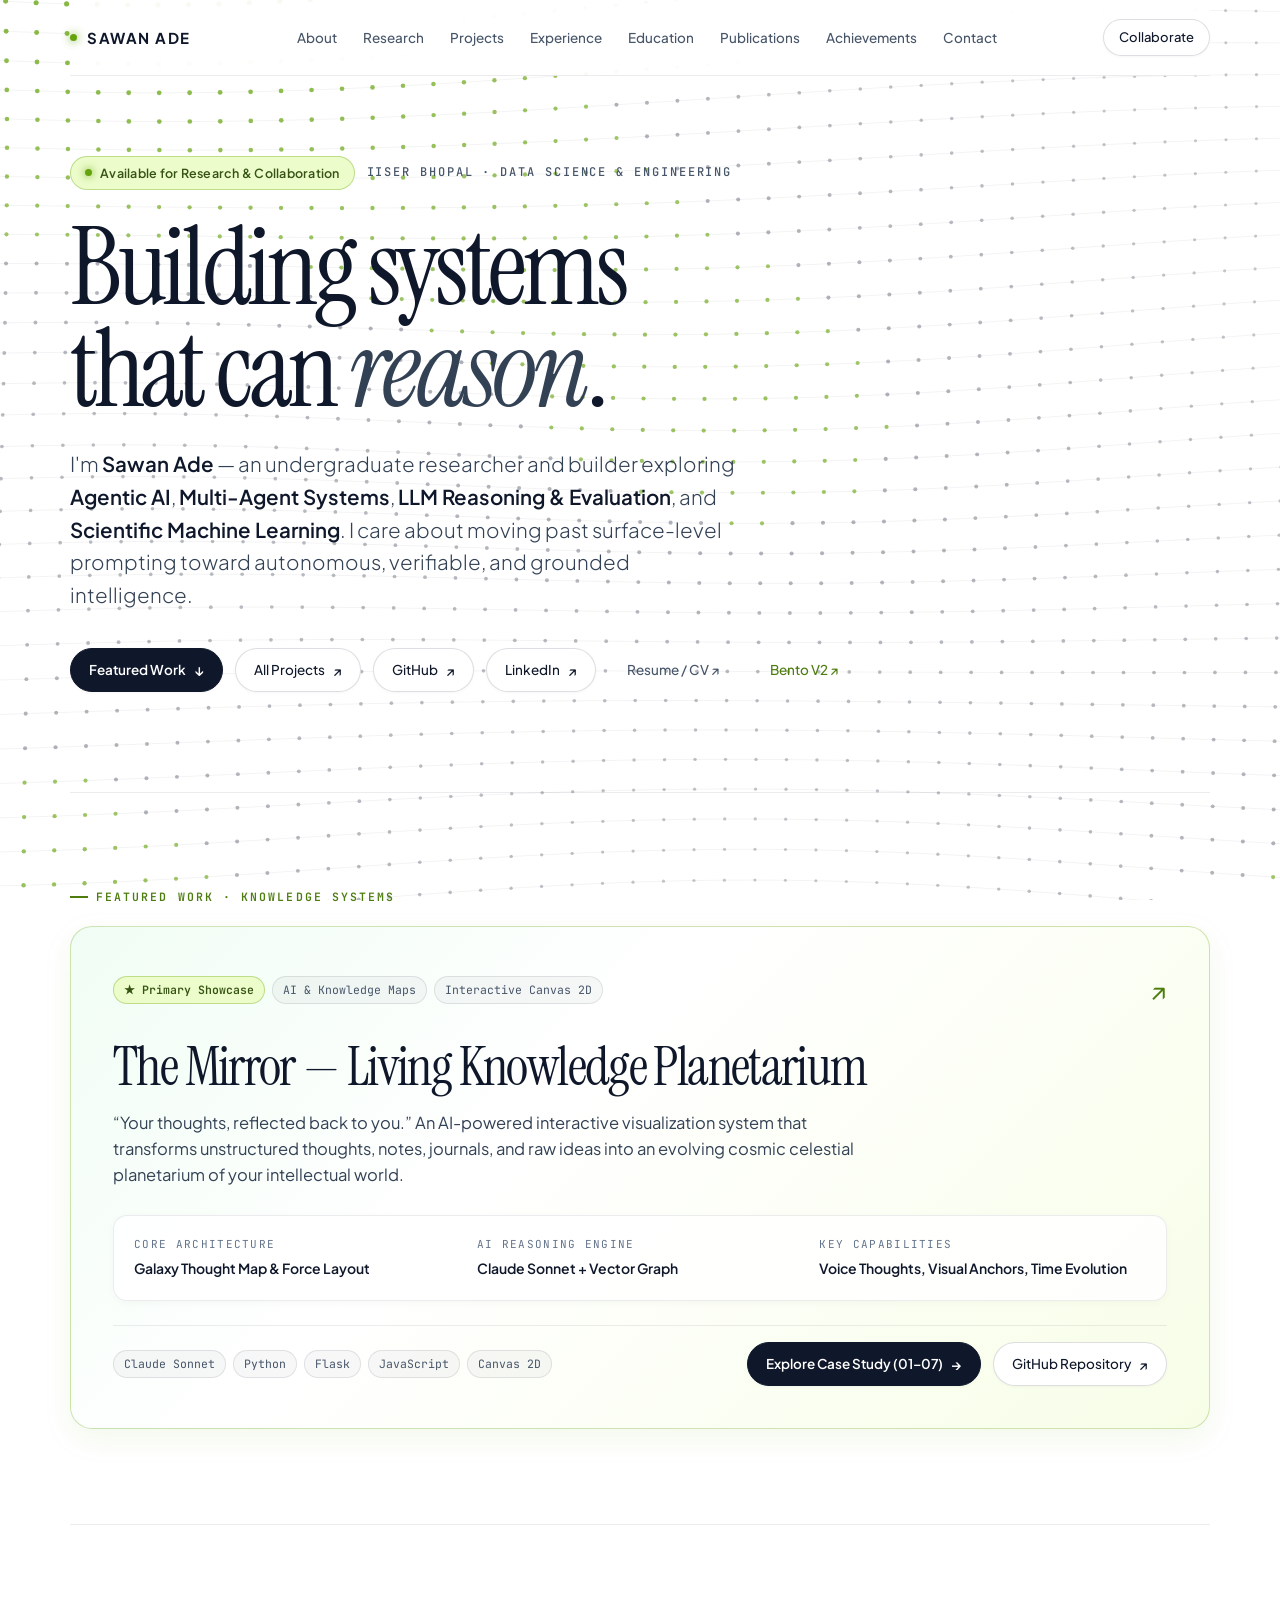
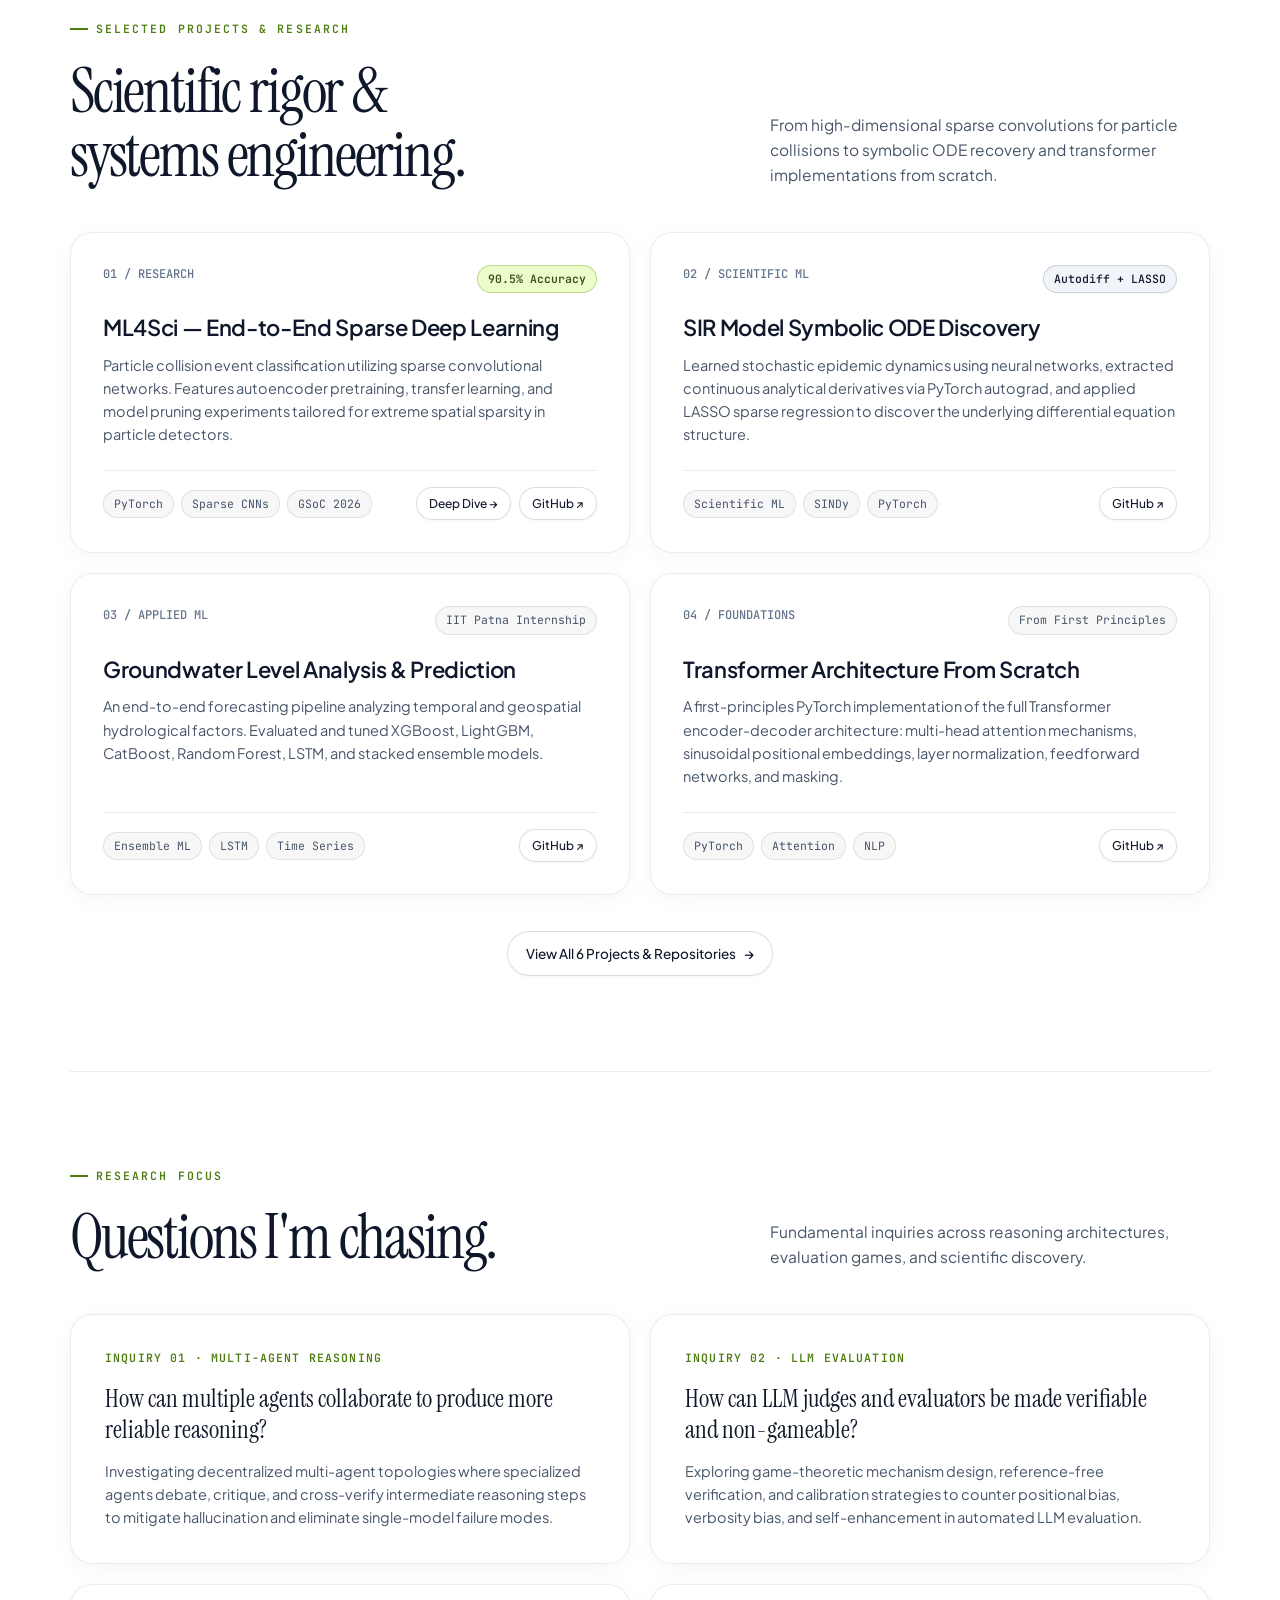
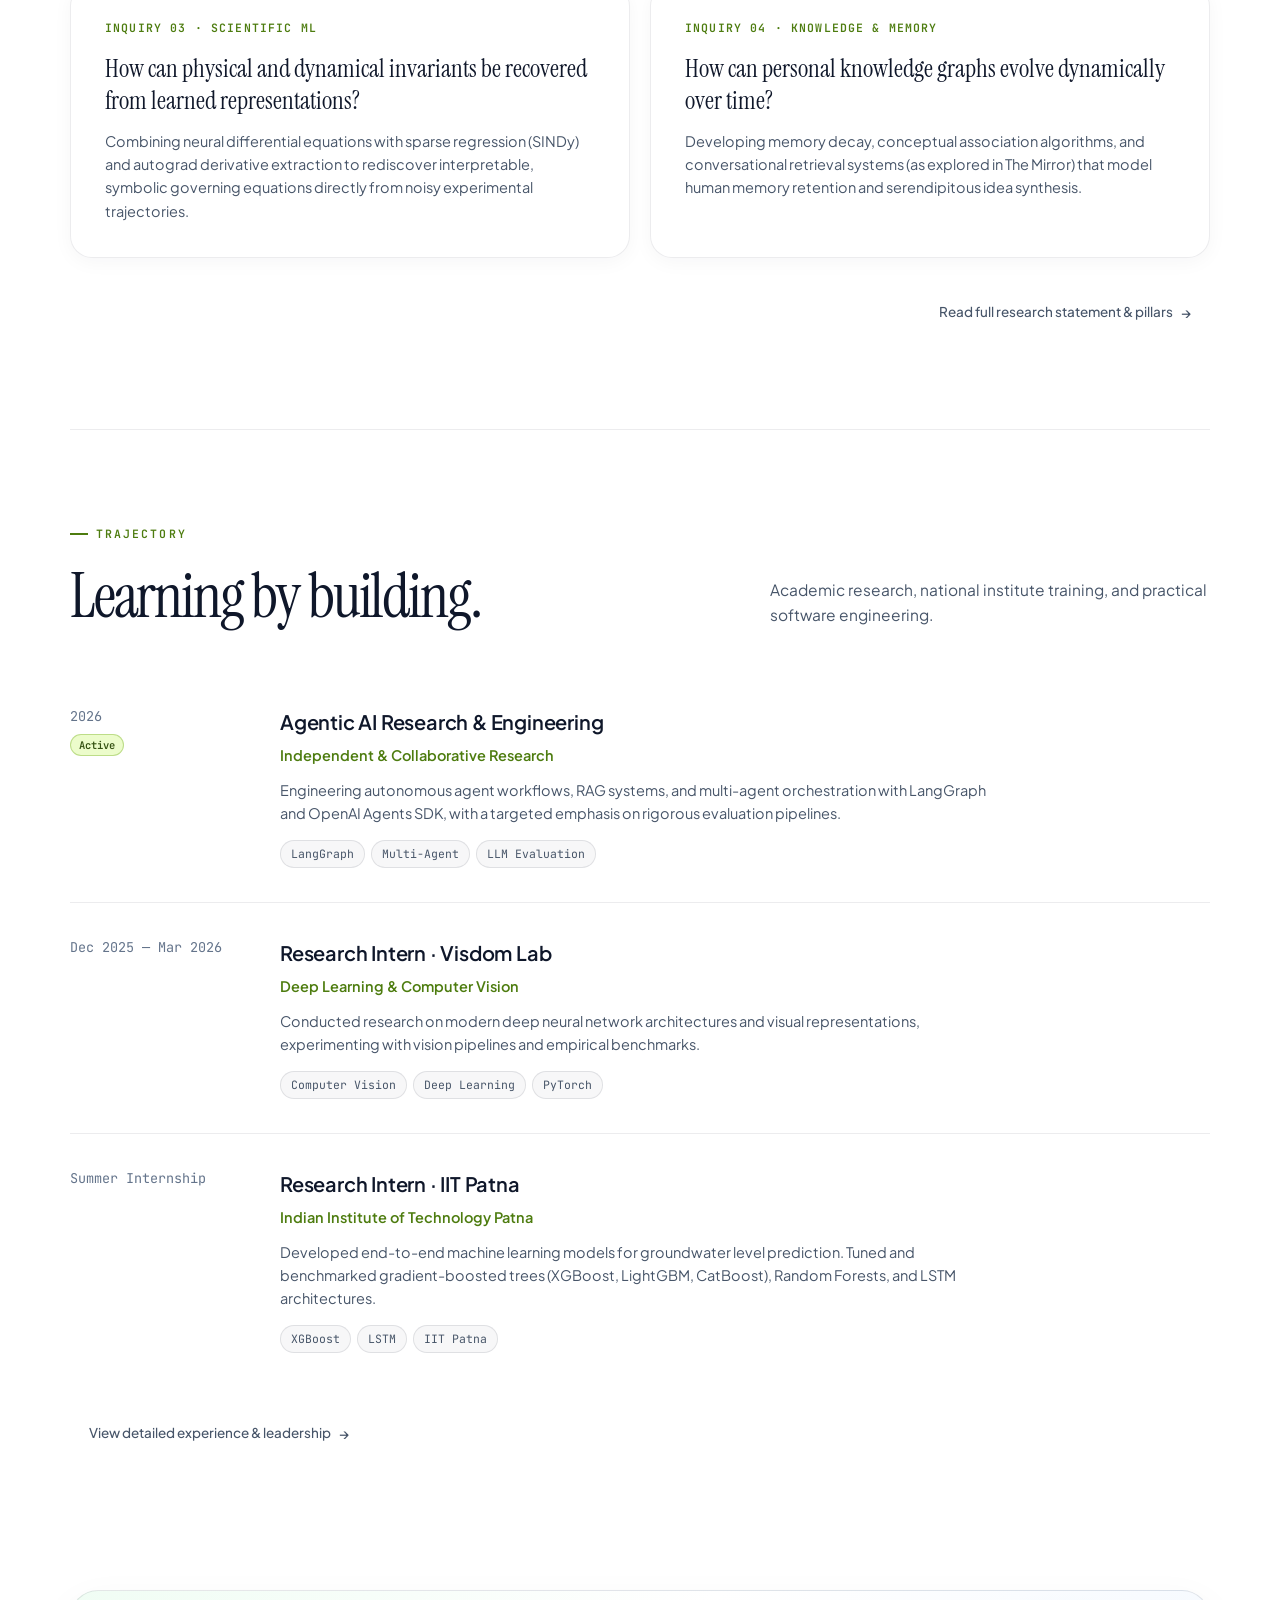
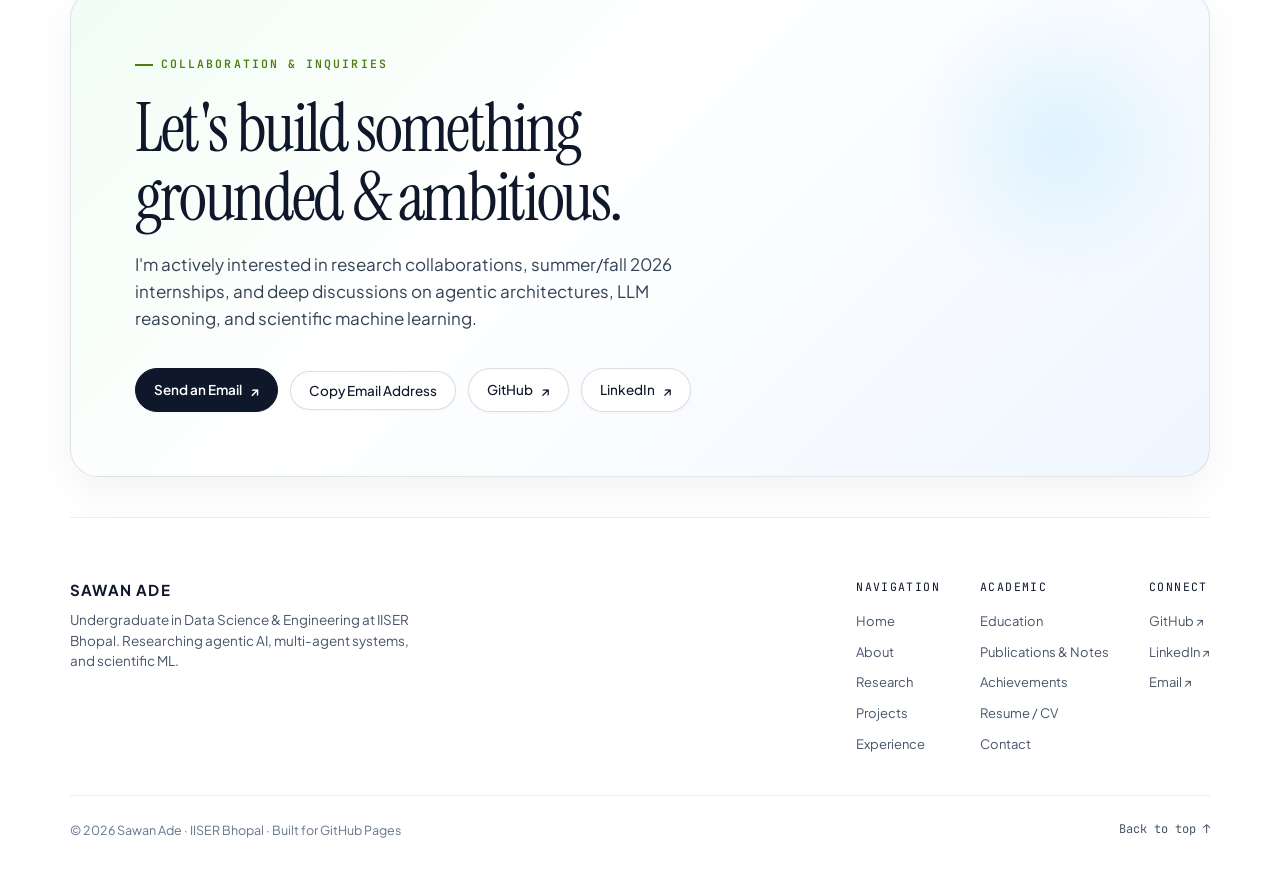
<file: index.html>
<!DOCTYPE html>
<html lang="en">
<head>
  <meta charset="utf-8">
  <meta name="viewport" content="width=device-width, initial-scale=1">
  <title>Sawan Ade — AI/ML Researcher & Builder</title>
  <meta name="description" content="Personal portfolio and research laboratory of Sawan Ade — Undergraduate in Data Science & Engineering at IISER Bhopal, researching Agentic AI, Multi-Agent Systems, and Scientific ML.">
  
  <!-- Open Graph / Meta -->
  <meta property="og:type" content="website">
  <meta property="og:title" content="Sawan Ade — AI/ML Researcher & Builder">
  <meta property="og:description" content="Building systems that can reason. Researching Agentic AI, Multi-Agent Coordination, and Scientific Machine Learning.">
  <meta property="og:url" content="https://sawan-ade.github.io/">
  <meta name="twitter:card" content="summary_large_image">
  
  <link rel="icon" type="image/svg+xml" href="favicon.svg">
  
  <!-- Fonts -->
  <link rel="preconnect" href="https://fonts.googleapis.com">
  <link rel="preconnect" href="https://fonts.gstatic.com" crossorigin>
  <link href="https://fonts.googleapis.com/css2?family=Instrument+Serif:ital@0;1&family=Inter:wght@300;400;500;600;700&family=JetBrains+Mono:ital,wght@0,400;0,500;0,600;1,400&family=Plus+Jakarta+Sans:wght@300;400;500;600;700;800&display=swap" rel="stylesheet">
  
  <link rel="stylesheet" href="style.css">
</head>
<body>
  <!-- 3D Particle Waves Canvas on White Background -->
  <canvas id="particleWavesCanvas" class="particle-waves-canvas"></canvas>

  <div class="shell">
    <!-- Navigation Bar -->
    <nav>
      <a class="brand" href="index.html">
        <span class="brand-dot"></span>
        SAWAN ADE
      </a>
      <div class="links">
        <a href="about.html">About</a>
        <a href="research.html">Research</a>
        <a href="projects.html">Projects</a>
        <a href="experience.html">Experience</a>
        <a href="education.html">Education</a>
        <a href="publications.html">Publications</a>
        <a href="achievements.html">Achievements</a>
        <a href="contact.html">Contact</a>
      </div>
      <div class="nav-right">
        <a class="btn nav-btn" href="contact.html">Collaborate</a>
        <button class="menu-btn" aria-label="Toggle navigation menu" id="menuToggle">☰</button>
      </div>
    </nav>

    <!-- Mobile Drawer -->
    <div class="mobile-drawer" id="mobileDrawer">
      <div class="drawer-header">
        <span class="brand"><span class="brand-dot"></span> SAWAN ADE</span>
        <button class="drawer-close" id="drawerClose" aria-label="Close menu">✕</button>
      </div>
      <div class="drawer-links">
        <a href="index.html"><span class="drawer-num">01</span> Home</a>
        <a href="about.html"><span class="drawer-num">02</span> About</a>
        <a href="research.html"><span class="drawer-num">03</span> Research</a>
        <a href="projects.html"><span class="drawer-num">04</span> Projects</a>
        <a href="experience.html"><span class="drawer-num">05</span> Experience</a>
        <a href="education.html"><span class="drawer-num">06</span> Education</a>
        <a href="publications.html"><span class="drawer-num">07</span> Publications & Notes</a>
        <a href="achievements.html"><span class="drawer-num">08</span> Achievements</a>
        <a href="contact.html"><span class="drawer-num">09</span> Contact</a>
      </div>
      <div class="drawer-footer">
        <a href="resume.html" class="btn main full-width">View Resume / CV</a>
      </div>
    </div>
    <div class="drawer-backdrop" id="drawerBackdrop"></div>

    <!-- Hero Section -->
    <div class="hero">
      <canvas id="constellationCanvas" class="hero-canvas"></canvas>
      <div class="hero-content">
        <div class="kicker-row">
          <span class="status-badge"><span class="pulse-dot"></span> Available for Research & Collaboration</span>
          <span class="kicker">IISER Bhopal · Data Science & Engineering</span>
        </div>
        
        <h1>Building systems<br>that can <span class="italic-word">reason</span>.</h1>
        
        <p>
          I'm <strong>Sawan Ade</strong> — an undergraduate researcher and builder exploring 
          <strong>Agentic AI</strong>, <strong>Multi-Agent Systems</strong>, <strong>LLM Reasoning & Evaluation</strong>, 
          and <strong>Scientific Machine Learning</strong>. I care about moving past surface-level prompting toward autonomous, verifiable, and grounded intelligence.
        </p>

        <div class="buttons">
          <a class="btn main" href="#featured">Featured Work <span class="btn-arrow">↓</span></a>
          <a class="btn" href="projects.html">All Projects <span class="btn-arrow">↗</span></a>
          <a class="btn" href="https://github.com/sawan-ade" target="_blank" rel="noopener">GitHub <span class="btn-arrow">↗</span></a>
          <a class="btn" href="https://www.linkedin.com/in/SawanAde/" target="_blank" rel="noopener">LinkedIn <span class="btn-arrow">↗</span></a>
          <a class="btn subtle" href="resume.html">Resume / CV ↗</a>
          <a class="btn subtle" href="https://sawan-ade.github.io/portfolio-v2/" target="_blank" rel="noopener" style="color:var(--accent);">Bento V2 ↗</a>
        </div>
      </div>
    </div>

    <!-- Featured Project: The Mirror -->
    <section id="featured">
      <div class="label">Featured Work · Knowledge Systems</div>
      
      <div class="card feature">
        <div>
          <div class="feature-tag-row">
            <div class="meta">
              <span class="tag accent">★ Primary Showcase</span>
              <span class="tag">AI & Knowledge Maps</span>
              <span class="tag">Interactive Canvas 2D</span>
            </div>
            <a href="project-mirror.html" class="card-arrow" title="Read deep dive" style="font-size:26px;">↗</a>
          </div>

          <div class="feature-content">
            <h3>The Mirror — Living Knowledge Planetarium</h3>
            <p>
              “Your thoughts, reflected back to you.” An AI-powered interactive visualization system that transforms unstructured thoughts, notes, journals, and raw ideas into an evolving cosmic celestial planetarium of your intellectual world.
            </p>
          </div>

          <div class="feature-meta-grid">
            <div>
              <div class="feature-stat-label">Core Architecture</div>
              <div class="feature-stat-val">Galaxy Thought Map & Force Layout</div>
            </div>
            <div>
              <div class="feature-stat-label">AI Reasoning Engine</div>
              <div class="feature-stat-val">Claude Sonnet + Vector Graph</div>
            </div>
            <div>
              <div class="feature-stat-label">Key Capabilities</div>
              <div class="feature-stat-val">Voice Thoughts, Visual Anchors, Time Evolution</div>
            </div>
          </div>
        </div>

        <div class="card-footer">
          <div class="meta">
            <span class="tag">Claude Sonnet</span>
            <span class="tag">Python</span>
            <span class="tag">Flask</span>
            <span class="tag">JavaScript</span>
            <span class="tag">Canvas 2D</span>
          </div>
          <div class="buttons" style="margin-top:0;">
            <a class="btn main" href="project-mirror.html">Explore Case Study (01–07) <span class="btn-arrow">→</span></a>
            <a class="btn" href="https://github.com/sawan-ade/The-Mirror" target="_blank" rel="noopener">GitHub Repository <span class="btn-arrow">↗</span></a>
          </div>
        </div>
      </div>
    </section>

    <!-- Selected Research & Projects -->
    <section>
      <div class="section-head">
        <div>
          <div class="label">Selected Projects & Research</div>
          <h2>Scientific rigor &<br>systems engineering.</h2>
        </div>
        <p>
          From high-dimensional sparse convolutions for particle collisions to symbolic ODE recovery and transformer implementations from scratch.
        </p>
      </div>

      <div class="grid">
        <!-- ML4Sci Sparse DL -->
        <div class="card">
          <div class="card-top">
            <span class="card-number">01 / RESEARCH</span>
            <span class="tag accent">90.5% Accuracy</span>
          </div>
          <h3><a href="project-ml4sci.html">ML4Sci — End-to-End Sparse Deep Learning</a></h3>
          <p>
            Particle collision event classification utilizing sparse convolutional networks. Features autoencoder pretraining, transfer learning, and model pruning experiments tailored for extreme spatial sparsity in particle detectors.
          </p>
          <div class="card-footer">
            <div class="meta">
              <span class="tag">PyTorch</span>
              <span class="tag">Sparse CNNs</span>
              <span class="tag">GSoC 2026</span>
            </div>
            <div style="display:flex; gap:8px;">
              <a class="btn" style="padding:6px 12px; font-size:12px;" href="project-ml4sci.html">Deep Dive →</a>
              <a class="btn" style="padding:6px 12px; font-size:12px;" href="https://github.com/sawan-ade/End-to-end-E2E-Deep-Learning-projects-Specific-Tasks-2d" target="_blank" rel="noopener">GitHub ↗</a>
            </div>
          </div>
        </div>

        <!-- SIR Model Discovery -->
        <div class="card">
          <div class="card-top">
            <span class="card-number">02 / SCIENTIFIC ML</span>
            <span class="tag highlight">Autodiff + LASSO</span>
          </div>
          <h3><a href="https://github.com/sawan-ade/sir-model-gsoc-2026" target="_blank" rel="noopener">SIR Model Symbolic ODE Discovery</a></h3>
          <p>
            Learned stochastic epidemic dynamics using neural networks, extracted continuous analytical derivatives via PyTorch autograd, and applied LASSO sparse regression to discover the underlying differential equation structure.
          </p>
          <div class="card-footer">
            <div class="meta">
              <span class="tag">Scientific ML</span>
              <span class="tag">SINDy</span>
              <span class="tag">PyTorch</span>
            </div>
            <a class="btn" style="padding:6px 12px; font-size:12px;" href="https://github.com/sawan-ade/sir-model-gsoc-2026" target="_blank" rel="noopener">GitHub ↗</a>
          </div>
        </div>

        <!-- Groundwater Prediction -->
        <div class="card">
          <div class="card-top">
            <span class="card-number">03 / APPLIED ML</span>
            <span class="tag">IIT Patna Internship</span>
          </div>
          <h3><a href="https://github.com/sawan-ade/Groundwater-level-analysis-and-prediction-using-ML-IITP-Summer-Internship-Project" target="_blank" rel="noopener">Groundwater Level Analysis & Prediction</a></h3>
          <p>
            An end-to-end forecasting pipeline analyzing temporal and geospatial hydrological factors. Evaluated and tuned XGBoost, LightGBM, CatBoost, Random Forest, LSTM, and stacked ensemble models.
          </p>
          <div class="card-footer">
            <div class="meta">
              <span class="tag">Ensemble ML</span>
              <span class="tag">LSTM</span>
              <span class="tag">Time Series</span>
            </div>
            <a class="btn" style="padding:6px 12px; font-size:12px;" href="https://github.com/sawan-ade/Groundwater-level-analysis-and-prediction-using-ML-IITP-Summer-Internship-Project" target="_blank" rel="noopener">GitHub ↗</a>
          </div>
        </div>

        <!-- Transformer From Scratch -->
        <div class="card">
          <div class="card-top">
            <span class="card-number">04 / FOUNDATIONS</span>
            <span class="tag">From First Principles</span>
          </div>
          <h3><a href="https://github.com/sawan-ade/Transformer-encoder-decoder-in-PyTorch-from-scratch-" target="_blank" rel="noopener">Transformer Architecture From Scratch</a></h3>
          <p>
            A first-principles PyTorch implementation of the full Transformer encoder-decoder architecture: multi-head attention mechanisms, sinusoidal positional embeddings, layer normalization, feedforward networks, and masking.
          </p>
          <div class="card-footer">
            <div class="meta">
              <span class="tag">PyTorch</span>
              <span class="tag">Attention</span>
              <span class="tag">NLP</span>
            </div>
            <a class="btn" style="padding:6px 12px; font-size:12px;" href="https://github.com/sawan-ade/Transformer-encoder-decoder-in-PyTorch-from-scratch-" target="_blank" rel="noopener">GitHub ↗</a>
          </div>
        </div>
      </div>

      <div style="margin-top: 36px; text-align: center;">
        <a class="btn" href="projects.html">View All 6 Projects & Repositories <span class="btn-arrow">→</span></a>
      </div>
    </section>

    <!-- Research Thrusts & Open Questions -->
    <section>
      <div class="section-head">
        <div>
          <div class="label">Research Focus</div>
          <h2>Questions I'm chasing.</h2>
        </div>
        <p>
          Fundamental inquiries across reasoning architectures, evaluation games, and scientific discovery.
        </p>
      </div>

      <div class="grid">
        <div class="inquiry-card">
          <div class="inquiry-id">INQUIRY 01 · MULTI-AGENT REASONING</div>
          <h3>How can multiple agents collaborate to produce more reliable reasoning?</h3>
          <p>
            Investigating decentralized multi-agent topologies where specialized agents debate, critique, and cross-verify intermediate reasoning steps to mitigate hallucination and eliminate single-model failure modes.
          </p>
        </div>

        <div class="inquiry-card">
          <div class="inquiry-id">INQUIRY 02 · LLM EVALUATION</div>
          <h3>How can LLM judges and evaluators be made verifiable and non-gameable?</h3>
          <p>
            Exploring game-theoretic mechanism design, reference-free verification, and calibration strategies to counter positional bias, verbosity bias, and self-enhancement in automated LLM evaluation.
          </p>
        </div>

        <div class="inquiry-card">
          <div class="inquiry-id">INQUIRY 03 · SCIENTIFIC ML</div>
          <h3>How can physical and dynamical invariants be recovered from learned representations?</h3>
          <p>
            Combining neural differential equations with sparse regression (SINDy) and autograd derivative extraction to rediscover interpretable, symbolic governing equations directly from noisy experimental trajectories.
          </p>
        </div>

        <div class="inquiry-card">
          <div class="inquiry-id">INQUIRY 04 · KNOWLEDGE & MEMORY</div>
          <h3>How can personal knowledge graphs evolve dynamically over time?</h3>
          <p>
            Developing memory decay, conceptual association algorithms, and conversational retrieval systems (as explored in The Mirror) that model human memory retention and serendipitous idea synthesis.
          </p>
        </div>
      </div>

      <div style="margin-top: 32px; display: flex; justify-content: flex-end;">
        <a class="btn subtle" href="research.html">Read full research statement & pillars <span class="btn-arrow">→</span></a>
      </div>
    </section>

    <!-- Experience Timeline Snapshot -->
    <section>
      <div class="section-head">
        <div>
          <div class="label">Trajectory</div>
          <h2>Learning by building.</h2>
        </div>
        <p>
          Academic research, national institute training, and practical software engineering.
        </p>
      </div>

      <div class="timeline">
        <div class="role">
          <div class="role-period">
            2026
            <br><span class="present-badge">Active</span>
          </div>
          <div class="role-content">
            <h3>Agentic AI Research & Engineering</h3>
            <div class="role-org">Independent & Collaborative Research</div>
            <p>
              Engineering autonomous agent workflows, RAG systems, and multi-agent orchestration with LangGraph and OpenAI Agents SDK, with a targeted emphasis on rigorous evaluation pipelines.
            </p>
            <div class="role-tags">
              <span class="tag">LangGraph</span>
              <span class="tag">Multi-Agent</span>
              <span class="tag">LLM Evaluation</span>
            </div>
          </div>
        </div>

        <div class="role">
          <div class="role-period">Dec 2025 — Mar 2026</div>
          <div class="role-content">
            <h3>Research Intern · Visdom Lab</h3>
            <div class="role-org">Deep Learning & Computer Vision</div>
            <p>
              Conducted research on modern deep neural network architectures and visual representations, experimenting with vision pipelines and empirical benchmarks.
            </p>
            <div class="role-tags">
              <span class="tag">Computer Vision</span>
              <span class="tag">Deep Learning</span>
              <span class="tag">PyTorch</span>
            </div>
          </div>
        </div>

        <div class="role">
          <div class="role-period">Summer Internship</div>
          <div class="role-content">
            <h3>Research Intern · IIT Patna</h3>
            <div class="role-org">Indian Institute of Technology Patna</div>
            <p>
              Developed end-to-end machine learning models for groundwater level prediction. Tuned and benchmarked gradient-boosted trees (XGBoost, LightGBM, CatBoost), Random Forests, and LSTM architectures.
            </p>
            <div class="role-tags">
              <span class="tag">XGBoost</span>
              <span class="tag">LSTM</span>
              <span class="tag">IIT Patna</span>
            </div>
          </div>
        </div>
      </div>

      <div style="margin-top: 24px;">
        <a class="btn subtle" href="experience.html">View detailed experience & leadership <span class="btn-arrow">→</span></a>
      </div>
    </section>

    <!-- Call to Action -->
    <div class="cta-box">
      <div class="label">Collaboration & Inquiries</div>
      <h2>Let's build something<br>grounded & ambitious.</h2>
      <p>
        I'm actively interested in research collaborations, summer/fall 2026 internships, and deep discussions on agentic architectures, LLM reasoning, and scientific machine learning.
      </p>
      <div class="buttons">
        <a class="btn main" href="mailto:adeysawan@gmail.com">Send an Email <span class="btn-arrow">↗</span></a>
        <button class="btn" data-copy="adeysawan@gmail.com">Copy Email Address</button>
        <a class="btn" href="https://github.com/sawan-ade" target="_blank" rel="noopener">GitHub <span class="btn-arrow">↗</span></a>
        <a class="btn" href="https://www.linkedin.com/in/SawanAde/" target="_blank" rel="noopener">LinkedIn <span class="btn-arrow">↗</span></a>
      </div>
    </div>

    <!-- Footer -->
    <footer>
      <div class="footer-top">
        <div class="footer-brand">
          <h4>SAWAN ADE</h4>
          <p>
            Undergraduate in Data Science & Engineering at IISER Bhopal. Researching agentic AI, multi-agent systems, and scientific ML.
          </p>
        </div>

        <div class="footer-nav">
          <div class="footer-nav-col">
            <span class="footer-col-title">Navigation</span>
            <a href="index.html">Home</a>
            <a href="about.html">About</a>
            <a href="research.html">Research</a>
            <a href="projects.html">Projects</a>
            <a href="experience.html">Experience</a>
          </div>
          <div class="footer-nav-col">
            <span class="footer-col-title">Academic</span>
            <a href="education.html">Education</a>
            <a href="publications.html">Publications & Notes</a>
            <a href="achievements.html">Achievements</a>
            <a href="resume.html">Resume / CV</a>
            <a href="contact.html">Contact</a>
          </div>
          <div class="footer-nav-col">
            <span class="footer-col-title">Connect</span>
            <a href="https://github.com/sawan-ade" target="_blank" rel="noopener">GitHub ↗</a>
            <a href="https://www.linkedin.com/in/SawanAde/" target="_blank" rel="noopener">LinkedIn ↗</a>
            <a href="mailto:adeysawan@gmail.com">Email ↗</a>
          </div>
        </div>
      </div>

      <div class="footer-bottom">
        <span>© 2026 Sawan Ade · IISER Bhopal · Built for GitHub Pages</span>
        <a href="#" class="back-to-top">Back to top ↑</a>
      </div>
    </footer>
  </div>

  <script src="main.js"></script>
  <script src="particle-waves.js"></script>
</body>
</html>
</file>
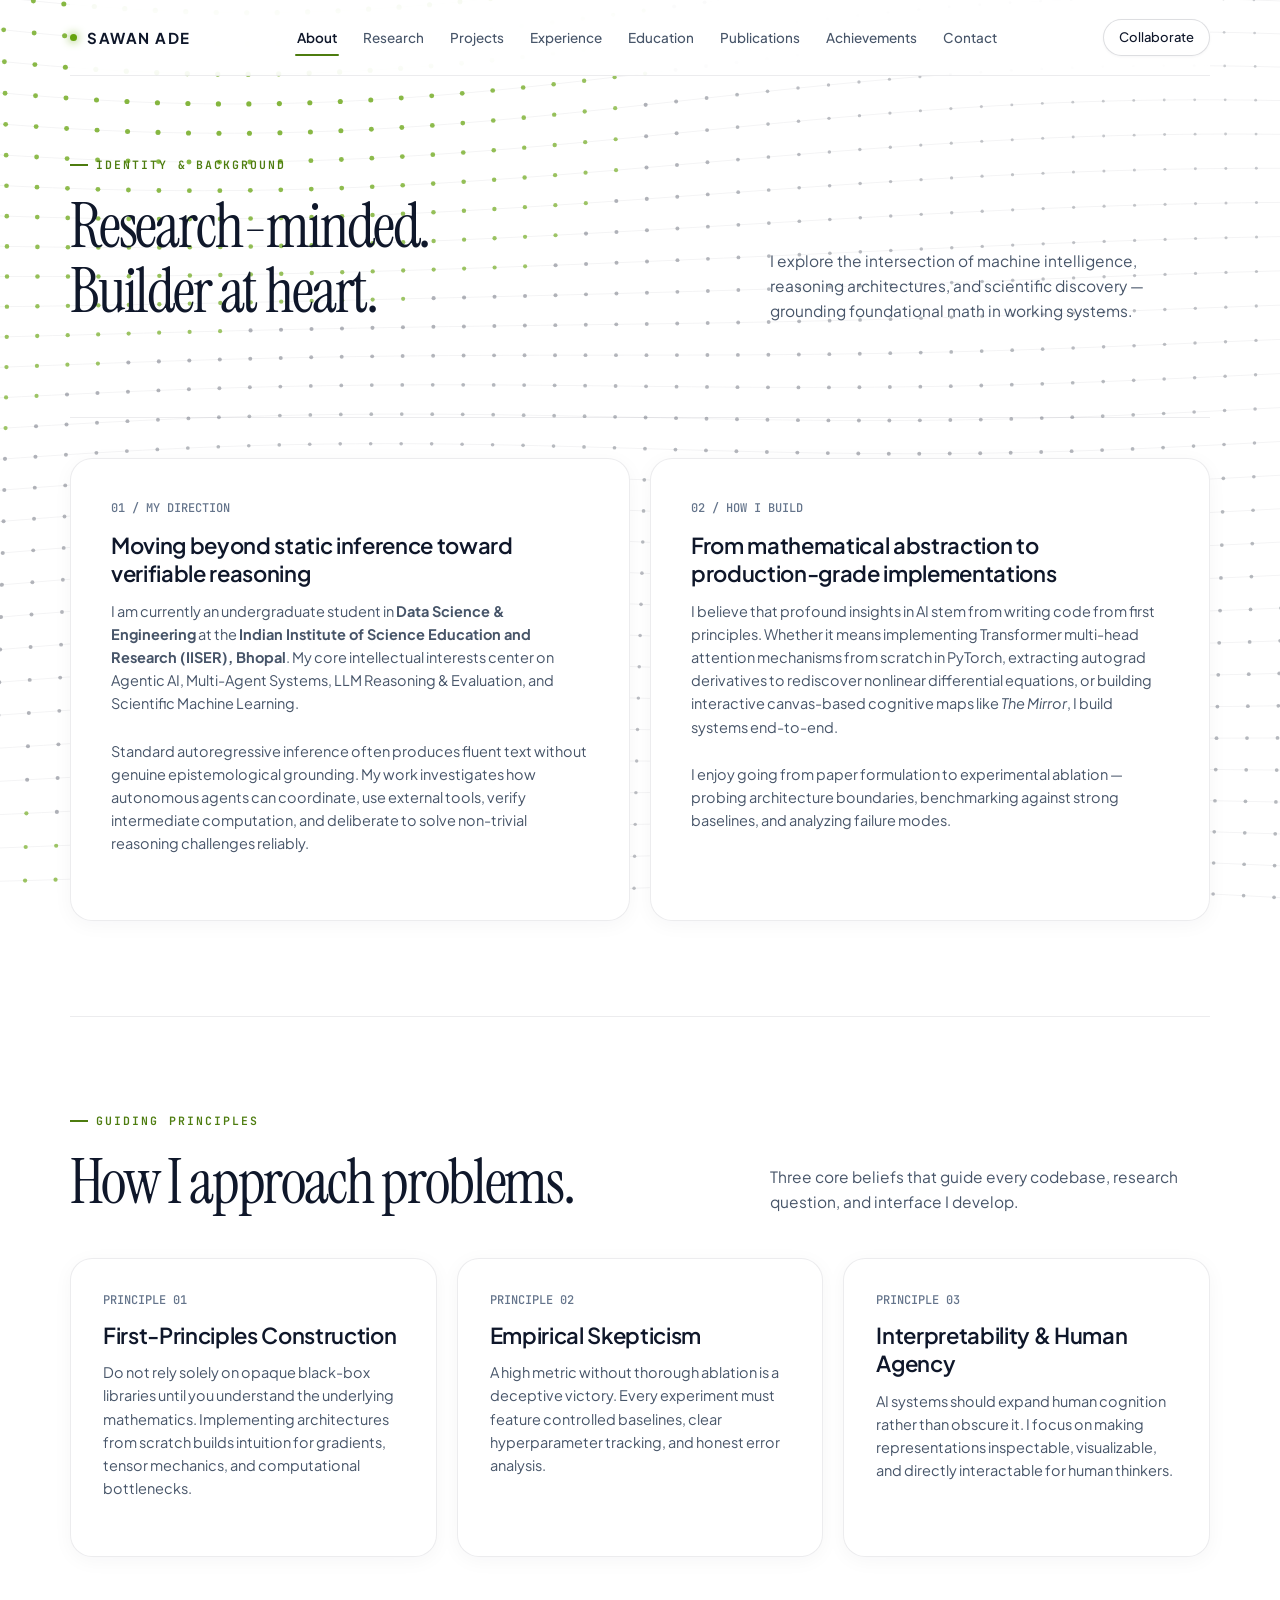
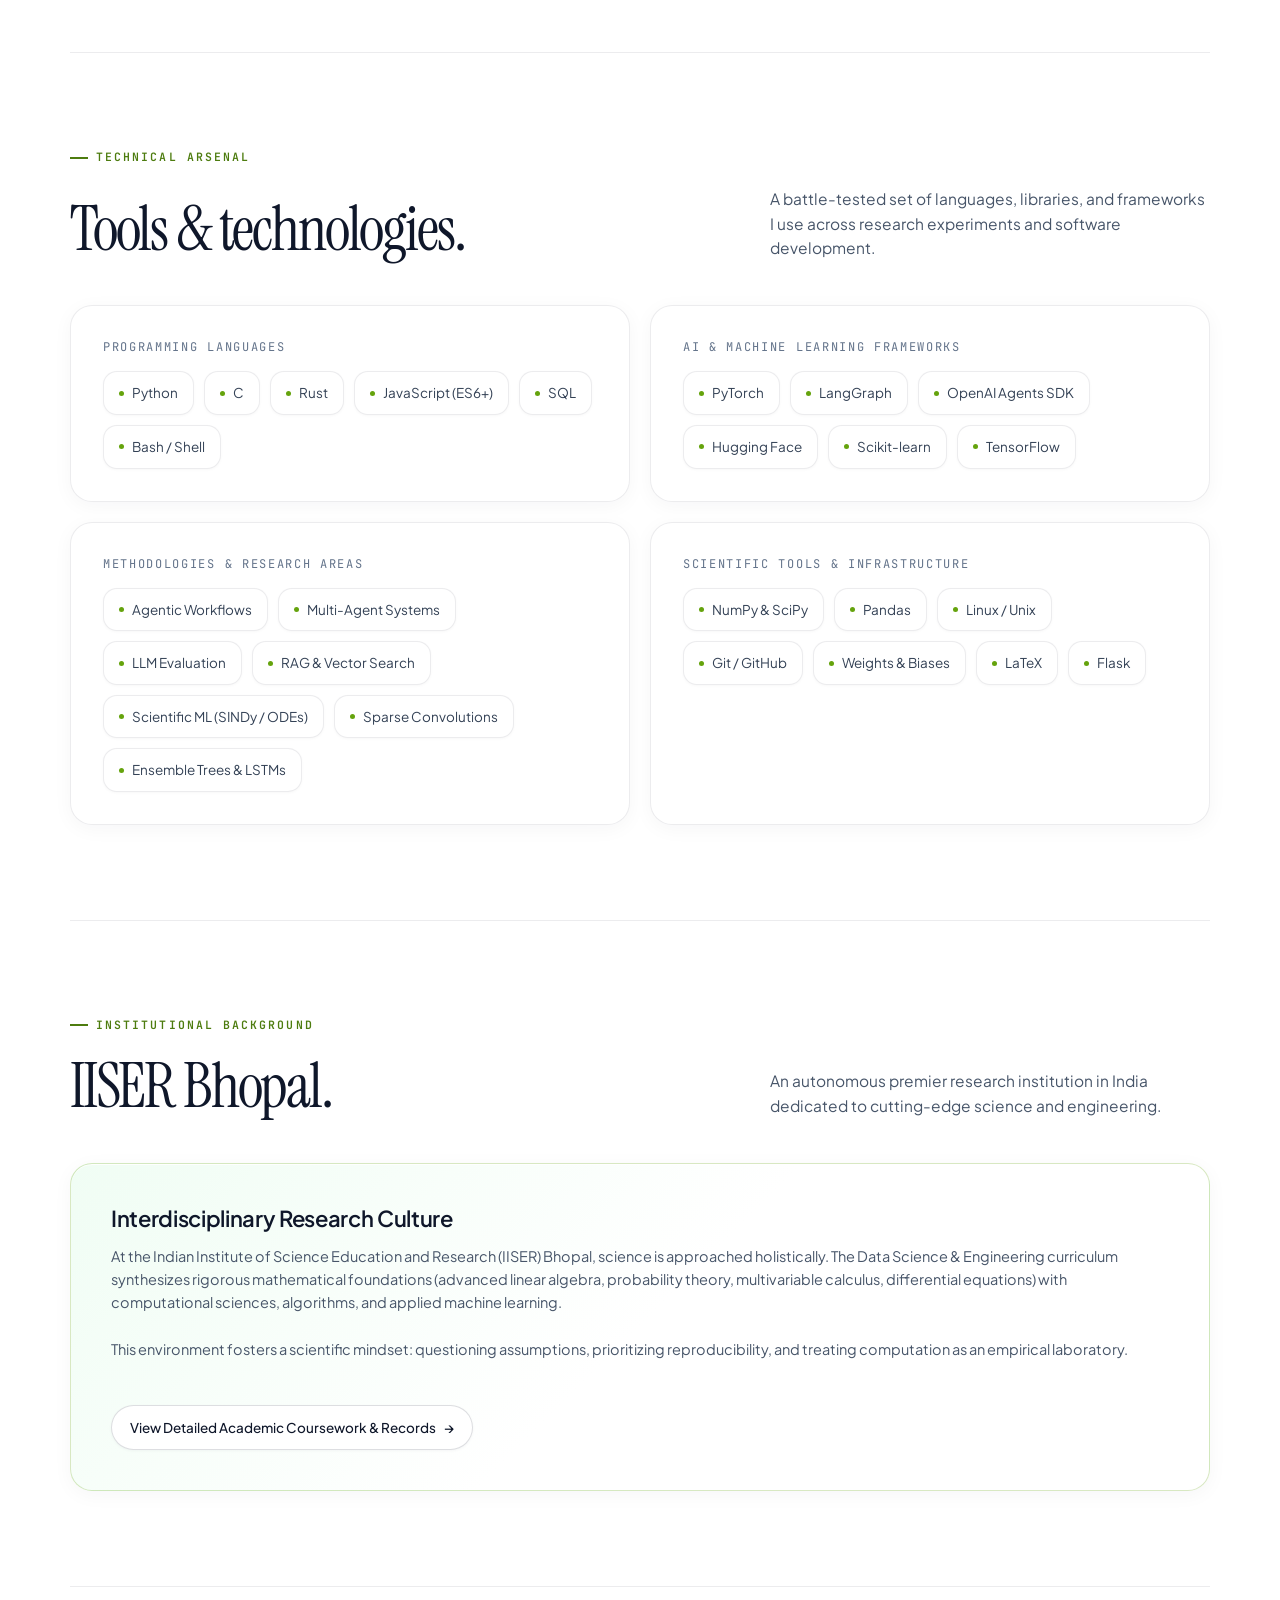
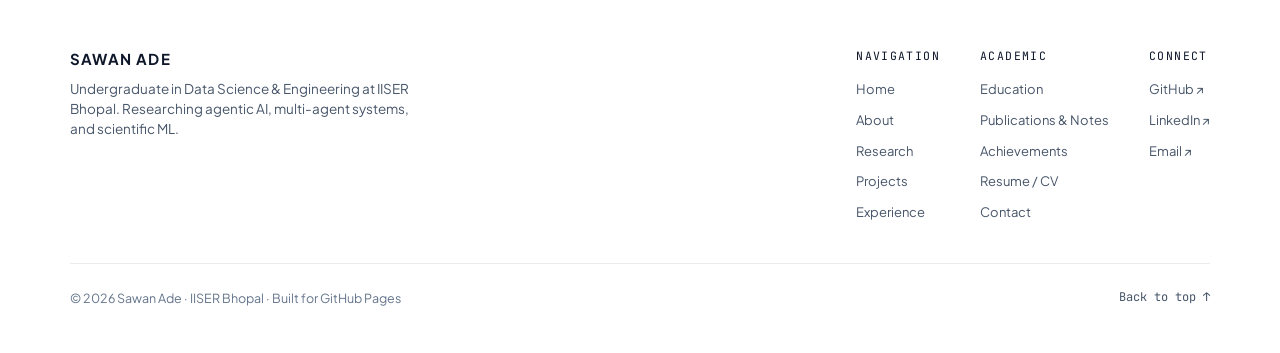
<file: about.html>
<!DOCTYPE html>
<html lang="en">
<head>
  <meta charset="utf-8">
  <meta name="viewport" content="width=device-width, initial-scale=1">
  <title>About — Sawan Ade | AI/ML Researcher & Builder</title>
  <meta name="description" content="About Sawan Ade — Background, research philosophy, engineering principles, and technical stack at IISER Bhopal.">
  <link rel="icon" type="image/svg+xml" href="favicon.svg">
  
  <link rel="preconnect" href="https://fonts.googleapis.com">
  <link rel="preconnect" href="https://fonts.gstatic.com" crossorigin>
  <link href="https://fonts.googleapis.com/css2?family=Instrument+Serif:ital@0;1&family=Inter:wght@300;400;500;600;700&family=JetBrains+Mono:ital,wght@0,400;0,500;0,600;1,400&family=Plus+Jakarta+Sans:wght@300;400;500;600;700;800&display=swap" rel="stylesheet">
  <link rel="stylesheet" href="style.css">
</head>
<body>
  <!-- 3D Particle Waves Canvas on White Background -->
  <canvas id="particleWavesCanvas" class="particle-waves-canvas"></canvas>

  <div class="shell">
    <!-- Navigation -->
    <nav>
      <a class="brand" href="index.html">
        <span class="brand-dot"></span>
        SAWAN ADE
      </a>
      <div class="links">
        <a href="about.html">About</a>
        <a href="research.html">Research</a>
        <a href="projects.html">Projects</a>
        <a href="experience.html">Experience</a>
        <a href="education.html">Education</a>
        <a href="publications.html">Publications</a>
        <a href="achievements.html">Achievements</a>
        <a href="contact.html">Contact</a>
      </div>
      <div class="nav-right">
        <a class="btn nav-btn" href="contact.html">Collaborate</a>
        <button class="menu-btn" aria-label="Toggle navigation menu" id="menuToggle">☰</button>
      </div>
    </nav>

    <!-- Mobile Drawer -->
    <div class="mobile-drawer" id="mobileDrawer">
      <div class="drawer-header">
        <span class="brand"><span class="brand-dot"></span> SAWAN ADE</span>
        <button class="drawer-close" id="drawerClose" aria-label="Close menu">✕</button>
      </div>
      <div class="drawer-links">
        <a href="index.html"><span class="drawer-num">01</span> Home</a>
        <a href="about.html"><span class="drawer-num">02</span> About</a>
        <a href="research.html"><span class="drawer-num">03</span> Research</a>
        <a href="projects.html"><span class="drawer-num">04</span> Projects</a>
        <a href="experience.html"><span class="drawer-num">05</span> Experience</a>
        <a href="education.html"><span class="drawer-num">06</span> Education</a>
        <a href="publications.html"><span class="drawer-num">07</span> Publications & Notes</a>
        <a href="achievements.html"><span class="drawer-num">08</span> Achievements</a>
        <a href="contact.html"><span class="drawer-num">09</span> Contact</a>
      </div>
      <div class="drawer-footer">
        <a href="resume.html" class="btn main full-width">View Resume / CV</a>
      </div>
    </div>
    <div class="drawer-backdrop" id="drawerBackdrop"></div>

    <!-- Page Header -->
    <section class="page-head">
      <div class="label">Identity & Background</div>
      <div class="section-head">
        <div>
          <h2>Research-minded.<br><span class="italic-word">Builder</span> at heart.</h2>
        </div>
        <p>
          I explore the intersection of machine intelligence, reasoning architectures, and scientific discovery — grounding foundational math in working systems.
        </p>
      </div>
    </section>

    <!-- Narrative Section -->
    <section style="padding-top: 40px;">
      <div class="grid">
        <div class="card" style="padding: 40px;">
          <div class="card-number" style="margin-bottom:12px;">01 / MY DIRECTION</div>
          <h3>Moving beyond static inference toward verifiable reasoning</h3>
          <p>
            I am currently an undergraduate student in <strong>Data Science & Engineering</strong> at the <strong>Indian Institute of Science Education and Research (IISER), Bhopal</strong>. My core intellectual interests center on Agentic AI, Multi-Agent Systems, LLM Reasoning & Evaluation, and Scientific Machine Learning.
          </p>
          <p>
            Standard autoregressive inference often produces fluent text without genuine epistemological grounding. My work investigates how autonomous agents can coordinate, use external tools, verify intermediate computation, and deliberate to solve non-trivial reasoning challenges reliably.
          </p>
        </div>

        <div class="card" style="padding: 40px;">
          <div class="card-number" style="margin-bottom:12px;">02 / HOW I BUILD</div>
          <h3>From mathematical abstraction to production-grade implementations</h3>
          <p>
            I believe that profound insights in AI stem from writing code from first principles. Whether it means implementing Transformer multi-head attention mechanisms from scratch in PyTorch, extracting autograd derivatives to rediscover nonlinear differential equations, or building interactive canvas-based cognitive maps like <em>The Mirror</em>, I build systems end-to-end.
          </p>
          <p>
            I enjoy going from paper formulation to experimental ablation — probing architecture boundaries, benchmarking against strong baselines, and analyzing failure modes.
          </p>
        </div>
      </div>
    </section>

    <!-- Core Engineering & Research Principles -->
    <section>
      <div class="label">Guiding Principles</div>
      <div class="section-head">
        <div>
          <h2>How I approach problems.</h2>
        </div>
        <p>
          Three core beliefs that guide every codebase, research question, and interface I develop.
        </p>
      </div>

      <div class="grid-3">
        <div class="card">
          <div class="card-number">PRINCIPLE 01</div>
          <h3 style="margin-top:10px;">First-Principles Construction</h3>
          <p>
            Do not rely solely on opaque black-box libraries until you understand the underlying mathematics. Implementing architectures from scratch builds intuition for gradients, tensor mechanics, and computational bottlenecks.
          </p>
        </div>

        <div class="card">
          <div class="card-number">PRINCIPLE 02</div>
          <h3 style="margin-top:10px;">Empirical Skepticism</h3>
          <p>
            A high metric without thorough ablation is a deceptive victory. Every experiment must feature controlled baselines, clear hyperparameter tracking, and honest error analysis.
          </p>
        </div>

        <div class="card">
          <div class="card-number">PRINCIPLE 03</div>
          <h3 style="margin-top:10px;">Interpretability & Human Agency</h3>
          <p>
            AI systems should expand human cognition rather than obscure it. I focus on making representations inspectable, visualizable, and directly interactable for human thinkers.
          </p>
        </div>
      </div>
    </section>

    <!-- Technical Stack & Toolkit -->
    <section>
      <div class="label">Technical Arsenal</div>
      <div class="section-head">
        <div>
          <h2>Tools & technologies.</h2>
        </div>
        <p>
          A battle-tested set of languages, libraries, and frameworks I use across research experiments and software development.
        </p>
      </div>

      <div class="grid">
        <!-- Languages & Core -->
        <div class="card">
          <div class="skills-category-title">Programming Languages</div>
          <div class="skills">
            <span class="skill"><span class="skill-indicator"></span>Python</span>
            <span class="skill"><span class="skill-indicator"></span>C</span>
            <span class="skill"><span class="skill-indicator"></span>Rust</span>
            <span class="skill"><span class="skill-indicator"></span>JavaScript (ES6+)</span>
            <span class="skill"><span class="skill-indicator"></span>SQL</span>
            <span class="skill"><span class="skill-indicator"></span>Bash / Shell</span>
          </div>
        </div>

        <!-- AI & ML Frameworks -->
        <div class="card">
          <div class="skills-category-title">AI & Machine Learning Frameworks</div>
          <div class="skills">
            <span class="skill"><span class="skill-indicator"></span>PyTorch</span>
            <span class="skill"><span class="skill-indicator"></span>LangGraph</span>
            <span class="skill"><span class="skill-indicator"></span>OpenAI Agents SDK</span>
            <span class="skill"><span class="skill-indicator"></span>Hugging Face</span>
            <span class="skill"><span class="skill-indicator"></span>Scikit-learn</span>
            <span class="skill"><span class="skill-indicator"></span>TensorFlow</span>
          </div>
        </div>

        <!-- Methodologies & Domains -->
        <div class="card">
          <div class="skills-category-title">Methodologies & Research Areas</div>
          <div class="skills">
            <span class="skill"><span class="skill-indicator"></span>Agentic Workflows</span>
            <span class="skill"><span class="skill-indicator"></span>Multi-Agent Systems</span>
            <span class="skill"><span class="skill-indicator"></span>LLM Evaluation</span>
            <span class="skill"><span class="skill-indicator"></span>RAG & Vector Search</span>
            <span class="skill"><span class="skill-indicator"></span>Scientific ML (SINDy / ODEs)</span>
            <span class="skill"><span class="skill-indicator"></span>Sparse Convolutions</span>
            <span class="skill"><span class="skill-indicator"></span>Ensemble Trees & LSTMs</span>
          </div>
        </div>

        <!-- Tools & Environment -->
        <div class="card">
          <div class="skills-category-title">Scientific Tools & Infrastructure</div>
          <div class="skills">
            <span class="skill"><span class="skill-indicator"></span>NumPy & SciPy</span>
            <span class="skill"><span class="skill-indicator"></span>Pandas</span>
            <span class="skill"><span class="skill-indicator"></span>Linux / Unix</span>
            <span class="skill"><span class="skill-indicator"></span>Git / GitHub</span>
            <span class="skill"><span class="skill-indicator"></span>Weights & Biases</span>
            <span class="skill"><span class="skill-indicator"></span>LaTeX</span>
            <span class="skill"><span class="skill-indicator"></span>Flask</span>
          </div>
        </div>
      </div>
    </section>

    <!-- Academic Context: IISER Bhopal -->
    <section>
      <div class="label">Institutional Background</div>
      <div class="section-head">
        <div>
          <h2>IISER Bhopal.</h2>
        </div>
        <p>
          An autonomous premier research institution in India dedicated to cutting-edge science and engineering.
        </p>
      </div>

      <div class="card" style="padding: 40px; background: linear-gradient(135deg, #f0fdf4 0%, #ffffff 50%); border-color: rgba(101, 163, 13, 0.25);">
        <h3>Interdisciplinary Research Culture</h3>
        <p>
          At the Indian Institute of Science Education and Research (IISER) Bhopal, science is approached holistically. The Data Science & Engineering curriculum synthesizes rigorous mathematical foundations (advanced linear algebra, probability theory, multivariable calculus, differential equations) with computational sciences, algorithms, and applied machine learning.
        </p>
        <p>
          This environment fosters a scientific mindset: questioning assumptions, prioritizing reproducibility, and treating computation as an empirical laboratory.
        </p>
        <div style="margin-top: 20px;">
          <a class="btn" href="education.html">View Detailed Academic Coursework & Records <span class="btn-arrow">→</span></a>
        </div>
      </div>
    </section>

    <!-- Footer -->
    <footer>
      <div class="footer-top">
        <div class="footer-brand">
          <h4>SAWAN ADE</h4>
          <p>
            Undergraduate in Data Science & Engineering at IISER Bhopal. Researching agentic AI, multi-agent systems, and scientific ML.
          </p>
        </div>

        <div class="footer-nav">
          <div class="footer-nav-col">
            <span class="footer-col-title">Navigation</span>
            <a href="index.html">Home</a>
            <a href="about.html">About</a>
            <a href="research.html">Research</a>
            <a href="projects.html">Projects</a>
            <a href="experience.html">Experience</a>
          </div>
          <div class="footer-nav-col">
            <span class="footer-col-title">Academic</span>
            <a href="education.html">Education</a>
            <a href="publications.html">Publications & Notes</a>
            <a href="achievements.html">Achievements</a>
            <a href="resume.html">Resume / CV</a>
            <a href="contact.html">Contact</a>
          </div>
          <div class="footer-nav-col">
            <span class="footer-col-title">Connect</span>
            <a href="https://github.com/sawan-ade" target="_blank" rel="noopener">GitHub ↗</a>
            <a href="https://www.linkedin.com/in/SawanAde/" target="_blank" rel="noopener">LinkedIn ↗</a>
            <a href="mailto:adeysawan@gmail.com">Email ↗</a>
          </div>
        </div>
      </div>

      <div class="footer-bottom">
        <span>© 2026 Sawan Ade · IISER Bhopal · Built for GitHub Pages</span>
        <a href="#" class="back-to-top">Back to top ↑</a>
      </div>
    </footer>
  </div>

  <script src="main.js"></script>
  <script src="particle-waves.js"></script>
</body>
</html>
</file>
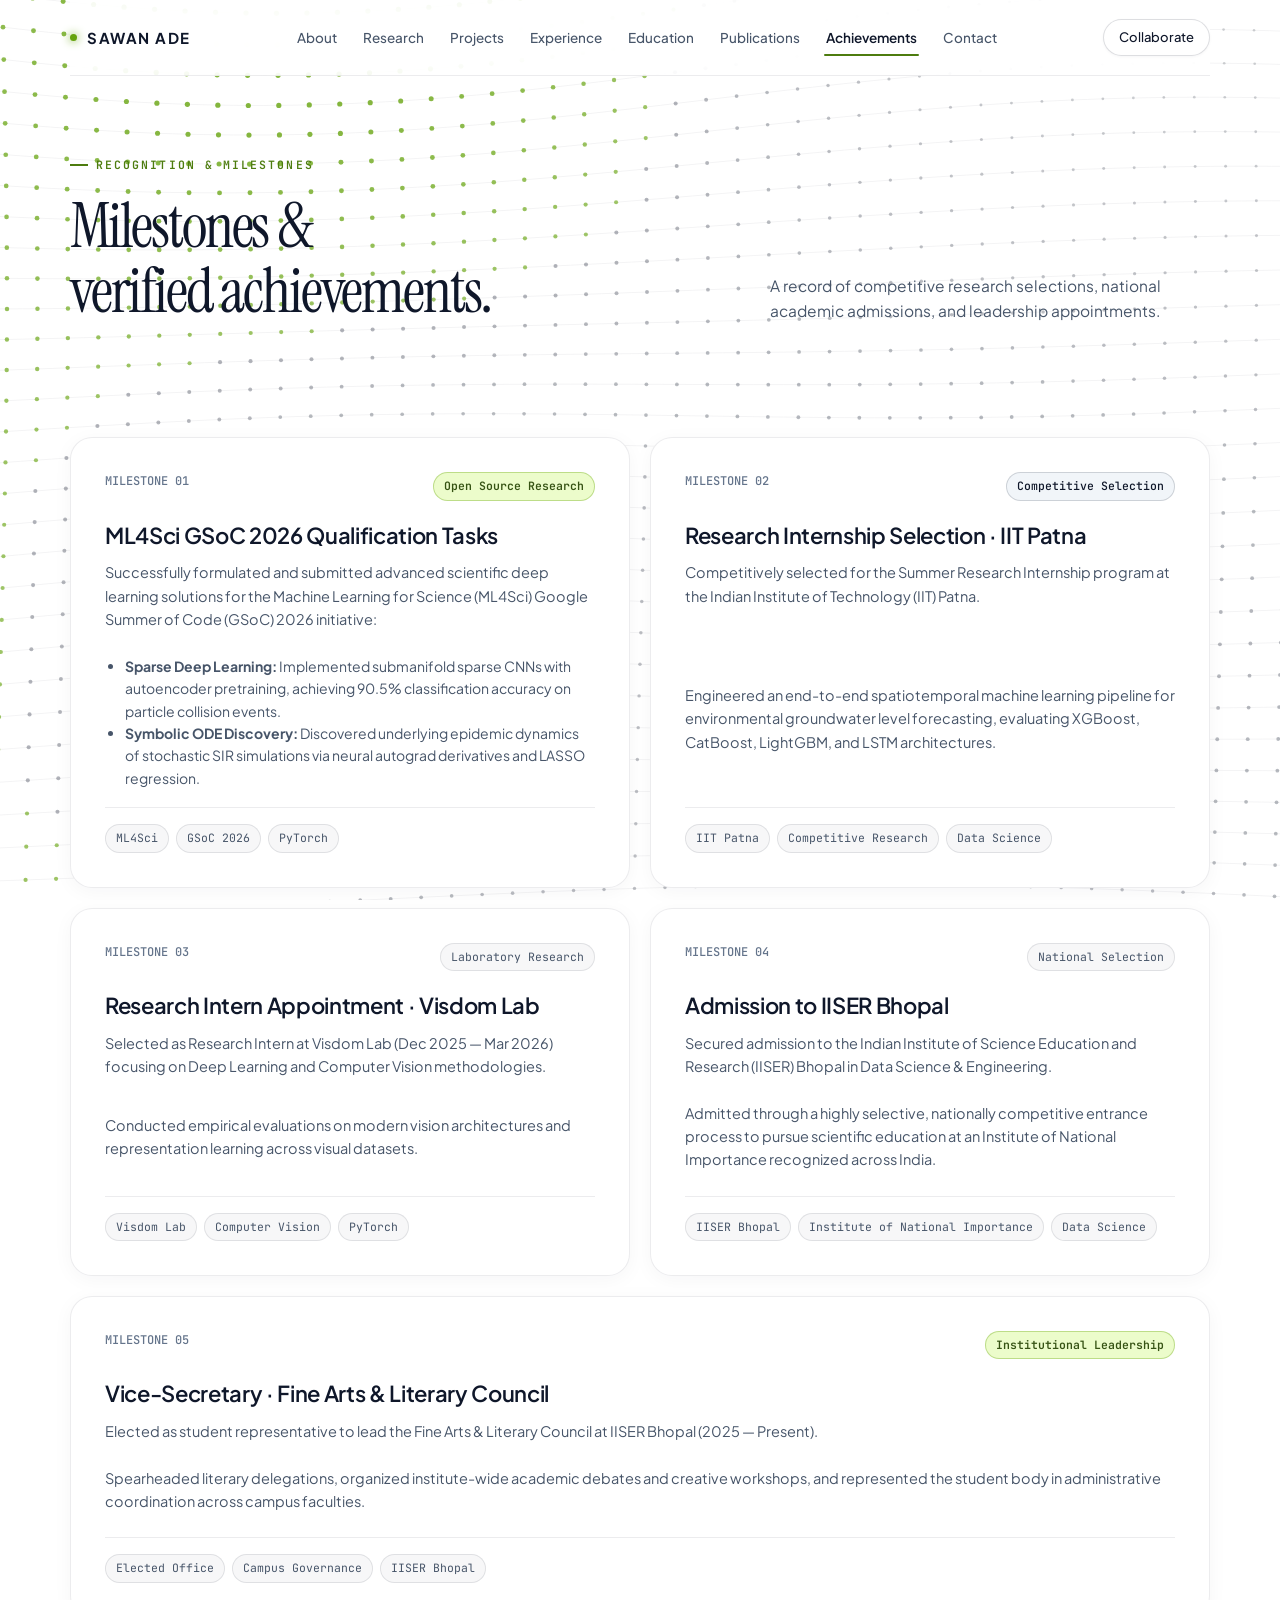
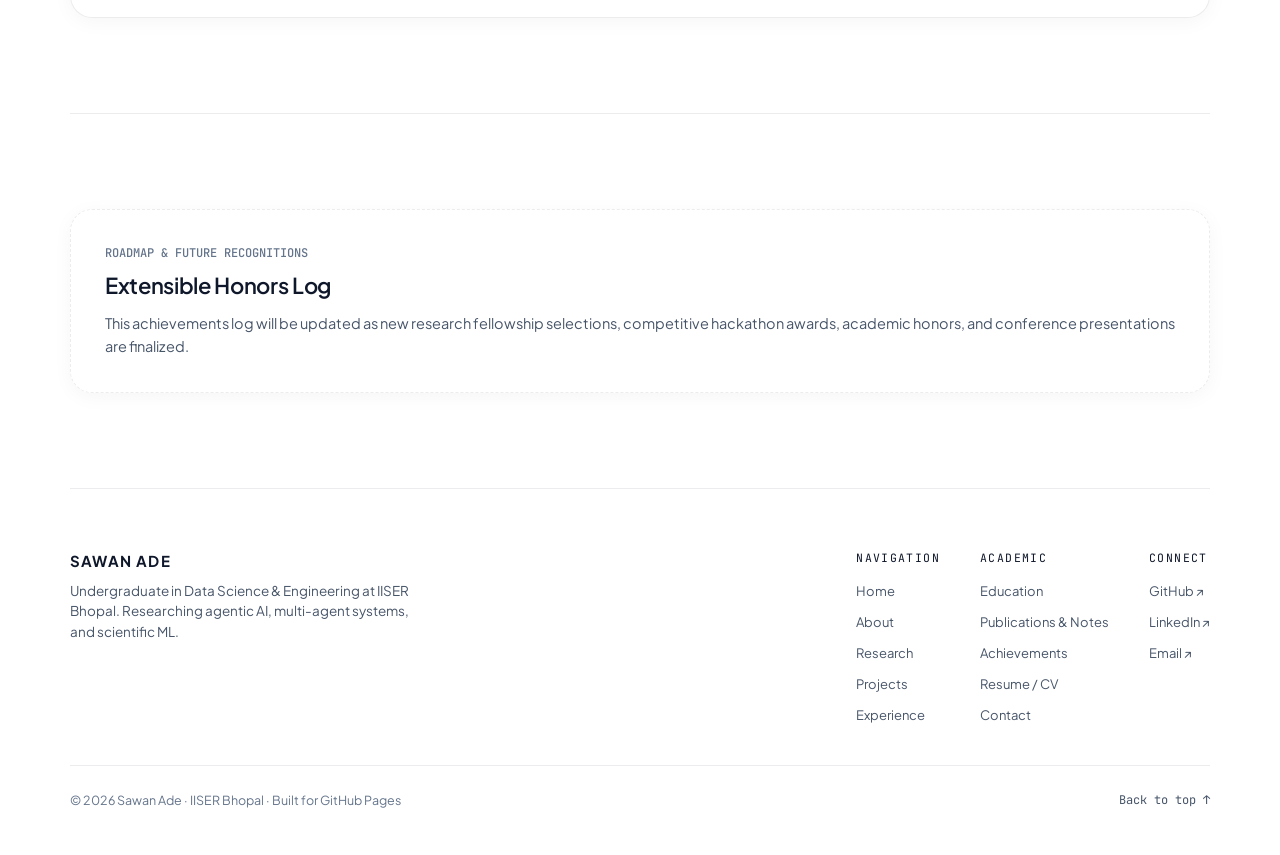
<file: achievements.html>
<!DOCTYPE html>
<html lang="en">
<head>
  <meta charset="utf-8">
  <meta name="viewport" content="width=device-width, initial-scale=1">
  <title>Achievements — Sawan Ade | AI/ML Researcher & Builder</title>
  <meta name="description" content="Verified milestones, research selections, competitive accomplishments, and leadership of Sawan Ade.">
  <link rel="icon" type="image/svg+xml" href="favicon.svg">
  
  <link rel="preconnect" href="https://fonts.googleapis.com">
  <link rel="preconnect" href="https://fonts.gstatic.com" crossorigin>
  <link href="https://fonts.googleapis.com/css2?family=Instrument+Serif:ital@0;1&family=Inter:wght@300;400;500;600;700&family=JetBrains+Mono:ital,wght@0,400;0,500;0,600;1,400&family=Plus+Jakarta+Sans:wght@300;400;500;600;700;800&display=swap" rel="stylesheet">
  <link rel="stylesheet" href="style.css">
</head>
<body>
  <!-- 3D Particle Waves Canvas on White Background -->
  <canvas id="particleWavesCanvas" class="particle-waves-canvas"></canvas>

  <div class="shell">
    <!-- Navigation -->
    <nav>
      <a class="brand" href="index.html">
        <span class="brand-dot"></span>
        SAWAN ADE
      </a>
      <div class="links">
        <a href="about.html">About</a>
        <a href="research.html">Research</a>
        <a href="projects.html">Projects</a>
        <a href="experience.html">Experience</a>
        <a href="education.html">Education</a>
        <a href="publications.html">Publications</a>
        <a href="achievements.html" class="active">Achievements</a>
        <a href="contact.html">Contact</a>
      </div>
      <div class="nav-right">
        <a class="btn nav-btn" href="contact.html">Collaborate</a>
        <button class="menu-btn" aria-label="Toggle navigation menu" id="menuToggle">☰</button>
      </div>
    </nav>

    <!-- Mobile Drawer -->
    <div class="mobile-drawer" id="mobileDrawer">
      <div class="drawer-header">
        <span class="brand"><span class="brand-dot"></span> SAWAN ADE</span>
        <button class="drawer-close" id="drawerClose" aria-label="Close menu">✕</button>
      </div>
      <div class="drawer-links">
        <a href="index.html"><span class="drawer-num">01</span> Home</a>
        <a href="about.html"><span class="drawer-num">02</span> About</a>
        <a href="research.html"><span class="drawer-num">03</span> Research</a>
        <a href="projects.html"><span class="drawer-num">04</span> Projects</a>
        <a href="experience.html"><span class="drawer-num">05</span> Experience</a>
        <a href="education.html"><span class="drawer-num">06</span> Education</a>
        <a href="publications.html"><span class="drawer-num">07</span> Publications & Notes</a>
        <a href="achievements.html"><span class="drawer-num">08</span> Achievements</a>
        <a href="contact.html"><span class="drawer-num">09</span> Contact</a>
      </div>
      <div class="drawer-footer">
        <a href="resume.html" class="btn main full-width">View Resume / CV</a>
      </div>
    </div>
    <div class="drawer-backdrop" id="drawerBackdrop"></div>

    <!-- Page Header -->
    <section class="page-head">
      <div class="label">Recognition & Milestones</div>
      <div class="section-head">
        <div>
          <h2>Milestones &<br><span class="italic-word">verified</span> achievements.</h2>
        </div>
        <p>
          A record of competitive research selections, national academic admissions, and leadership appointments.
        </p>
      </div>
    </section>

    <!-- Achievements Grid -->
    <section style="padding-top: 20px; border-top:none;">
      <div class="grid">

        <!-- 01: ML4Sci GSoC 2026 Test Tasks -->
        <div class="card" style="padding: 34px;">
          <div class="card-top">
            <span class="card-number">MILESTONE 01</span>
            <span class="tag accent">Open Source Research</span>
          </div>
          <h3>ML4Sci GSoC 2026 Qualification Tasks</h3>
          <p>
            Successfully formulated and submitted advanced scientific deep learning solutions for the Machine Learning for Science (ML4Sci) Google Summer of Code (GSoC) 2026 initiative:
          </p>
          <ul style="color:var(--muted); font-size:14px; padding-left:20px; margin-bottom:18px; line-height:1.6;">
            <li><strong>Sparse Deep Learning:</strong> Implemented submanifold sparse CNNs with autoencoder pretraining, achieving 90.5% classification accuracy on particle collision events.</li>
            <li><strong>Symbolic ODE Discovery:</strong> Discovered underlying epidemic dynamics of stochastic SIR simulations via neural autograd derivatives and LASSO regression.</li>
          </ul>
          <div class="card-footer">
            <div class="meta">
              <span class="tag">ML4Sci</span>
              <span class="tag">GSoC 2026</span>
              <span class="tag">PyTorch</span>
            </div>
          </div>
        </div>

        <!-- 02: IIT Patna Internship Selection -->
        <div class="card" style="padding: 34px;">
          <div class="card-top">
            <span class="card-number">MILESTONE 02</span>
            <span class="tag highlight">Competitive Selection</span>
          </div>
          <h3>Research Internship Selection · IIT Patna</h3>
          <p>
            Competitively selected for the Summer Research Internship program at the Indian Institute of Technology (IIT) Patna.
          </p>
          <p>
            Engineered an end-to-end spatiotemporal machine learning pipeline for environmental groundwater level forecasting, evaluating XGBoost, CatBoost, LightGBM, and LSTM architectures.
          </p>
          <div class="card-footer">
            <div class="meta">
              <span class="tag">IIT Patna</span>
              <span class="tag">Competitive Research</span>
              <span class="tag">Data Science</span>
            </div>
          </div>
        </div>

        <!-- 03: Visdom Lab Selection -->
        <div class="card" style="padding: 34px;">
          <div class="card-top">
            <span class="card-number">MILESTONE 03</span>
            <span class="tag">Laboratory Research</span>
          </div>
          <h3>Research Intern Appointment · Visdom Lab</h3>
          <p>
            Selected as Research Intern at Visdom Lab (Dec 2025 — Mar 2026) focusing on Deep Learning and Computer Vision methodologies.
          </p>
          <p>
            Conducted empirical evaluations on modern vision architectures and representation learning across visual datasets.
          </p>
          <div class="card-footer">
            <div class="meta">
              <span class="tag">Visdom Lab</span>
              <span class="tag">Computer Vision</span>
              <span class="tag">PyTorch</span>
            </div>
          </div>
        </div>

        <!-- 04: IISER Bhopal National Admission -->
        <div class="card" style="padding: 34px;">
          <div class="card-top">
            <span class="card-number">MILESTONE 04</span>
            <span class="tag">National Selection</span>
          </div>
          <h3>Admission to IISER Bhopal</h3>
          <p>
            Secured admission to the Indian Institute of Science Education and Research (IISER) Bhopal in Data Science & Engineering.
          </p>
          <p>
            Admitted through a highly selective, nationally competitive entrance process to pursue scientific education at an Institute of National Importance recognized across India.
          </p>
          <div class="card-footer">
            <div class="meta">
              <span class="tag">IISER Bhopal</span>
              <span class="tag">Institute of National Importance</span>
              <span class="tag">Data Science</span>
            </div>
          </div>
        </div>

        <!-- 05: IISER Bhopal Student Leadership -->
        <div class="card" style="padding: 34px; grid-column: span 2;">
          <div class="card-top">
            <span class="card-number">MILESTONE 05</span>
            <span class="tag accent">Institutional Leadership</span>
          </div>
          <h3>Vice-Secretary · Fine Arts & Literary Council</h3>
          <p>
            Elected as student representative to lead the Fine Arts & Literary Council at IISER Bhopal (2025 — Present).
          </p>
          <p>
            Spearheaded literary delegations, organized institute-wide academic debates and creative workshops, and represented the student body in administrative coordination across campus faculties.
          </p>
          <div class="card-footer">
            <div class="meta">
              <span class="tag">Elected Office</span>
              <span class="tag">Campus Governance</span>
              <span class="tag">IISER Bhopal</span>
            </div>
          </div>
        </div>

      </div>
    </section>

    <!-- Extensible Placeholder Notice -->
    <section>
      <div class="card" style="padding: 34px; background: #ffffff; border-style: dashed;">
        <div class="card-number">ROADMAP & FUTURE RECOGNITIONS</div>
        <h3 style="margin-top:8px;">Extensible Honors Log</h3>
        <p style="margin-bottom:0;">
          This achievements log will be updated as new research fellowship selections, competitive hackathon awards, academic honors, and conference presentations are finalized.
        </p>
      </div>
    </section>

    <!-- Footer -->
    <footer>
      <div class="footer-top">
        <div class="footer-brand">
          <h4>SAWAN ADE</h4>
          <p>
            Undergraduate in Data Science & Engineering at IISER Bhopal. Researching agentic AI, multi-agent systems, and scientific ML.
          </p>
        </div>

        <div class="footer-nav">
          <div class="footer-nav-col">
            <span class="footer-col-title">Navigation</span>
            <a href="index.html">Home</a>
            <a href="about.html">About</a>
            <a href="research.html">Research</a>
            <a href="projects.html">Projects</a>
            <a href="experience.html">Experience</a>
          </div>
          <div class="footer-nav-col">
            <span class="footer-col-title">Academic</span>
            <a href="education.html">Education</a>
            <a href="publications.html">Publications & Notes</a>
            <a href="achievements.html">Achievements</a>
            <a href="resume.html">Resume / CV</a>
            <a href="contact.html">Contact</a>
          </div>
          <div class="footer-nav-col">
            <span class="footer-col-title">Connect</span>
            <a href="https://github.com/sawan-ade" target="_blank" rel="noopener">GitHub ↗</a>
            <a href="https://www.linkedin.com/in/SawanAde/" target="_blank" rel="noopener">LinkedIn ↗</a>
            <a href="mailto:adeysawan@gmail.com">Email ↗</a>
          </div>
        </div>
      </div>

      <div class="footer-bottom">
        <span>© 2026 Sawan Ade · IISER Bhopal · Built for GitHub Pages</span>
        <a href="#" class="back-to-top">Back to top ↑</a>
      </div>
    </footer>
  </div>

  <script src="main.js"></script>
  <script src="particle-waves.js"></script>
</body>
</html>
</file>
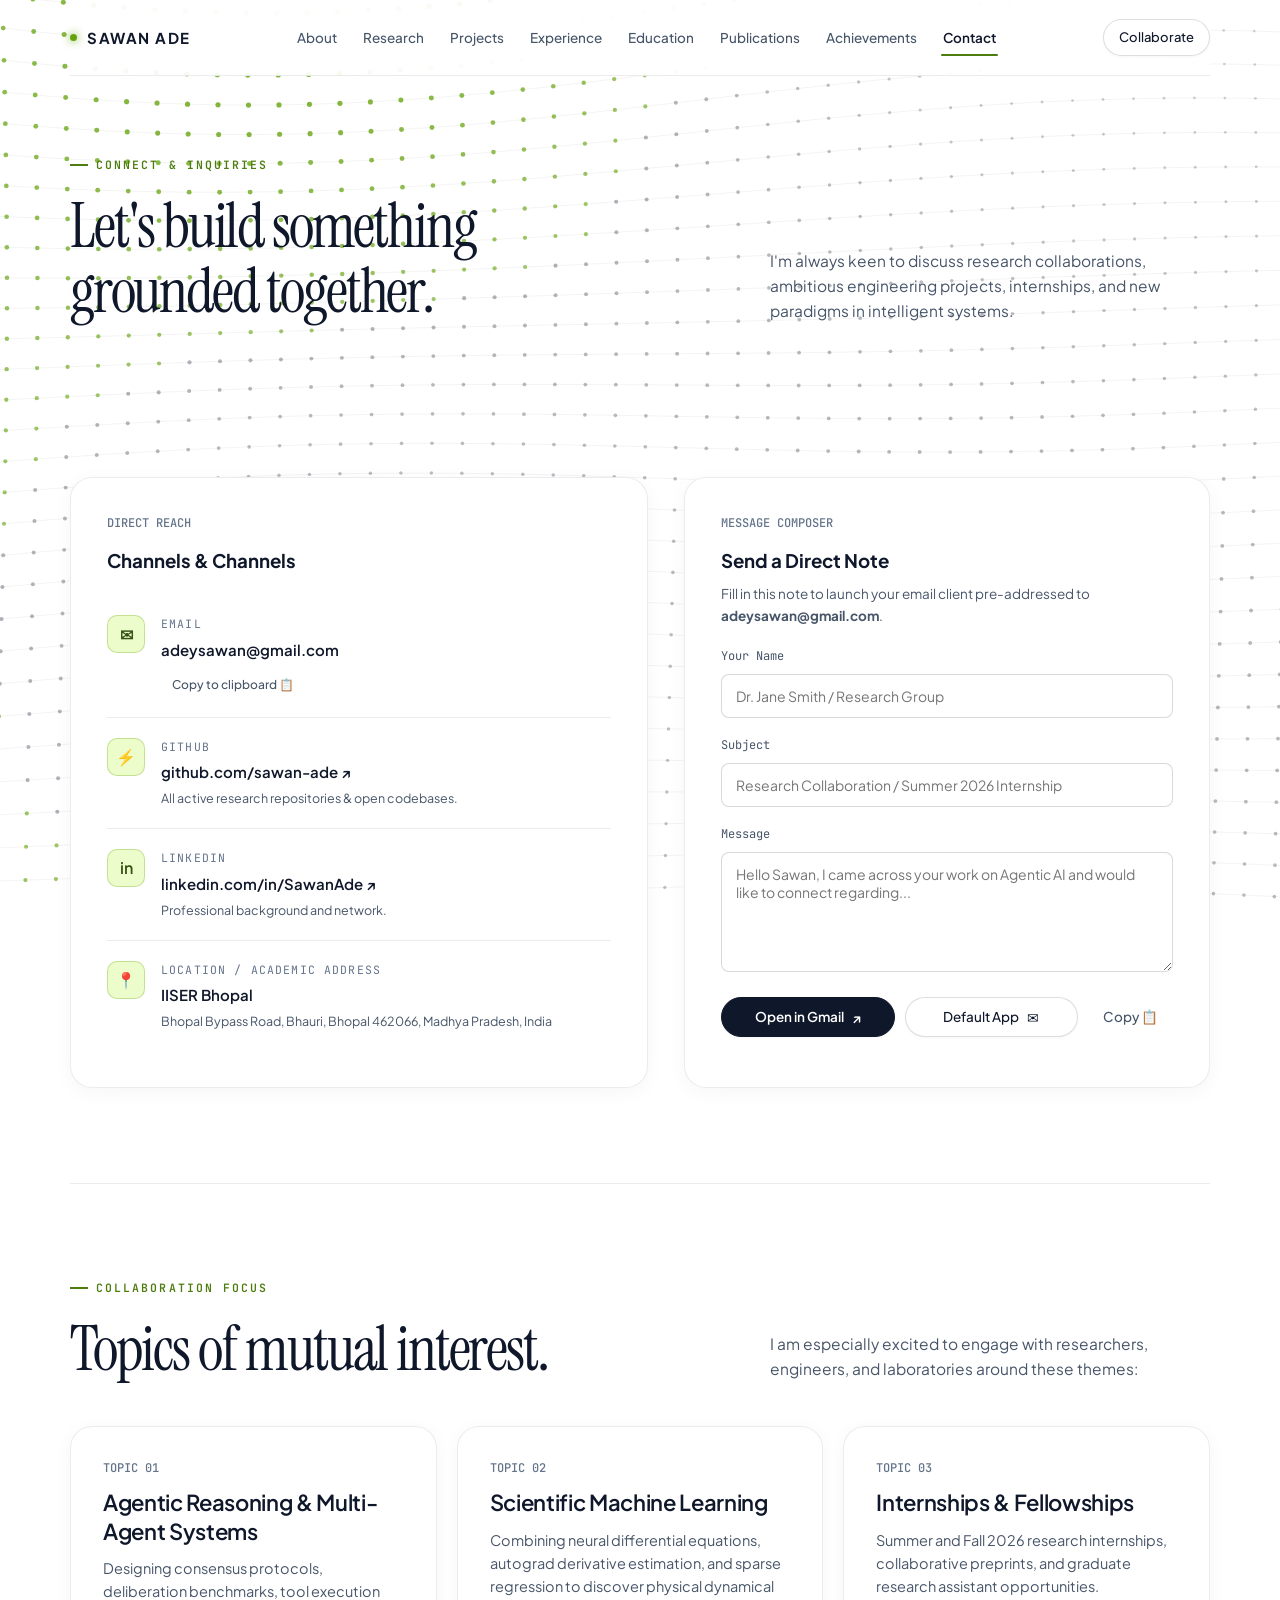
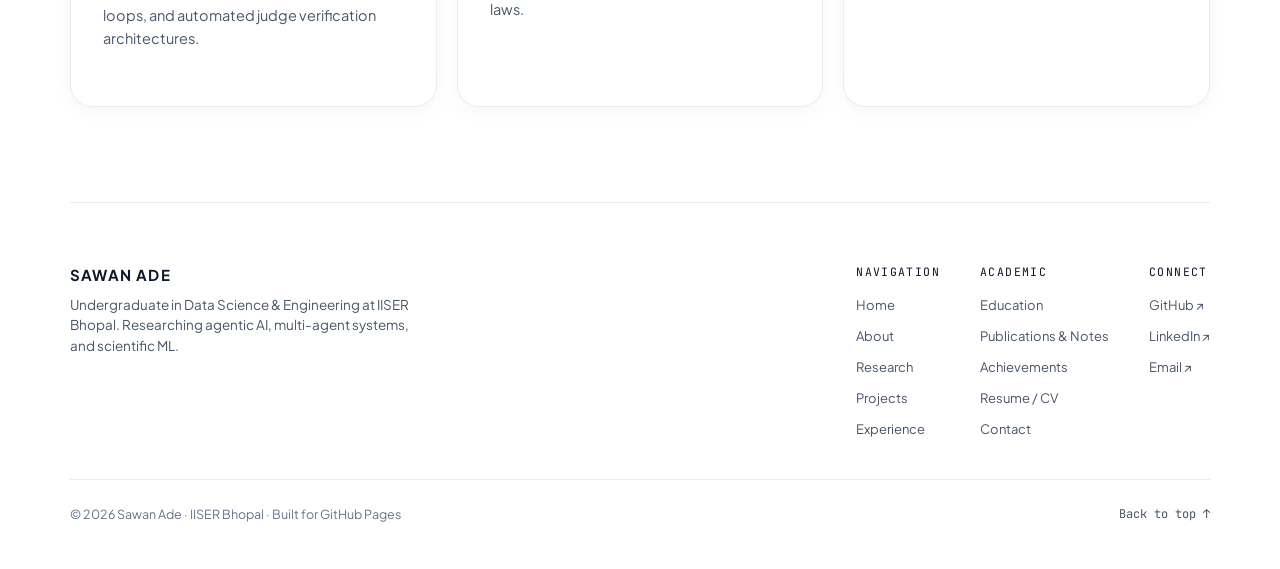
<file: contact.html>
<!DOCTYPE html>
<html lang="en">
<head>
  <meta charset="utf-8">
  <meta name="viewport" content="width=device-width, initial-scale=1">
  <title>Contact — Sawan Ade | AI/ML Researcher & Builder</title>
  <meta name="description" content="Get in touch with Sawan Ade for research collaborations, internships, and discussions in Agentic AI and Scientific ML.">
  <link rel="icon" type="image/svg+xml" href="favicon.svg">
  
  <link rel="preconnect" href="https://fonts.googleapis.com">
  <link rel="preconnect" href="https://fonts.gstatic.com" crossorigin>
  <link href="https://fonts.googleapis.com/css2?family=Instrument+Serif:ital@0;1&family=Inter:wght@300;400;500;600;700&family=JetBrains+Mono:ital,wght@0,400;0,500;0,600;1,400&family=Plus+Jakarta+Sans:wght@300;400;500;600;700;800&display=swap" rel="stylesheet">
  <link rel="stylesheet" href="style.css">
</head>
<body>
  <!-- 3D Particle Waves Canvas on White Background -->
  <canvas id="particleWavesCanvas" class="particle-waves-canvas"></canvas>

  <div class="shell">
    <!-- Navigation -->
    <nav>
      <a class="brand" href="index.html">
        <span class="brand-dot"></span>
        SAWAN ADE
      </a>
      <div class="links">
        <a href="about.html">About</a>
        <a href="research.html">Research</a>
        <a href="projects.html">Projects</a>
        <a href="experience.html">Experience</a>
        <a href="education.html">Education</a>
        <a href="publications.html">Publications</a>
        <a href="achievements.html">Achievements</a>
        <a href="contact.html" class="active">Contact</a>
      </div>
      <div class="nav-right">
        <a class="btn nav-btn" href="contact.html">Collaborate</a>
        <button class="menu-btn" aria-label="Toggle navigation menu" id="menuToggle">☰</button>
      </div>
    </nav>

    <!-- Mobile Drawer -->
    <div class="mobile-drawer" id="mobileDrawer">
      <div class="drawer-header">
        <span class="brand"><span class="brand-dot"></span> SAWAN ADE</span>
        <button class="drawer-close" id="drawerClose" aria-label="Close menu">✕</button>
      </div>
      <div class="drawer-links">
        <a href="index.html"><span class="drawer-num">01</span> Home</a>
        <a href="about.html"><span class="drawer-num">02</span> About</a>
        <a href="research.html"><span class="drawer-num">03</span> Research</a>
        <a href="projects.html"><span class="drawer-num">04</span> Projects</a>
        <a href="experience.html"><span class="drawer-num">05</span> Experience</a>
        <a href="education.html"><span class="drawer-num">06</span> Education</a>
        <a href="publications.html"><span class="drawer-num">07</span> Publications & Notes</a>
        <a href="achievements.html"><span class="drawer-num">08</span> Achievements</a>
        <a href="contact.html"><span class="drawer-num">09</span> Contact</a>
      </div>
      <div class="drawer-footer">
        <a href="resume.html" class="btn main full-width">View Resume / CV</a>
      </div>
    </div>
    <div class="drawer-backdrop" id="drawerBackdrop"></div>

    <!-- Page Header -->
    <section class="page-head">
      <div class="label">Connect & Inquiries</div>
      <div class="section-head">
        <div>
          <h2>Let's build something<br><span class="italic-word">grounded</span> together.</h2>
        </div>
        <p>
          I'm always keen to discuss research collaborations, ambitious engineering projects, internships, and new paradigms in intelligent systems.
        </p>
      </div>
    </section>

    <!-- Contact Grid -->
    <section style="padding-top: 20px; border-top:none;">
      <div class="contact-grid">

        <!-- Left: Quick Info & Direct Channels -->
        <div class="contact-card">
          <div class="card-number">DIRECT REACH</div>
          <h3 style="margin: 12px 0 20px;">Channels & Channels</h3>

          <div class="contact-item">
            <div class="contact-icon">✉</div>
            <div>
              <div class="contact-detail-title">Email</div>
              <div class="contact-detail-val">
                <a href="mailto:adeysawan@gmail.com" style="color:var(--text);">adeysawan@gmail.com</a>
              </div>
              <div style="margin-top: 8px;">
                <button class="btn subtle" style="padding:4px 10px; font-size:12px;" data-copy="adeysawan@gmail.com">Copy to clipboard 📋</button>
              </div>
            </div>
          </div>

          <div class="contact-item">
            <div class="contact-icon">⚡</div>
            <div>
              <div class="contact-detail-title">GitHub</div>
              <div class="contact-detail-val">
                <a href="https://github.com/sawan-ade" target="_blank" rel="noopener" style="color:var(--text);">github.com/sawan-ade ↗</a>
              </div>
              <p style="margin: 4px 0 0; font-size:12.5px; color:var(--muted);">All active research repositories & open codebases.</p>
            </div>
          </div>

          <div class="contact-item">
            <div class="contact-icon">in</div>
            <div>
              <div class="contact-detail-title">LinkedIn</div>
              <div class="contact-detail-val">
                <a href="https://www.linkedin.com/in/SawanAde/" target="_blank" rel="noopener" style="color:var(--text);">linkedin.com/in/SawanAde ↗</a>
              </div>
              <p style="margin: 4px 0 0; font-size:12.5px; color:var(--muted);">Professional background and network.</p>
            </div>
          </div>

          <div class="contact-item">
            <div class="contact-icon">📍</div>
            <div>
              <div class="contact-detail-title">Location / Academic Address</div>
              <div class="contact-detail-val">IISER Bhopal</div>
              <p style="margin: 4px 0 0; font-size:12.5px; color:var(--muted);">
                Bhopal Bypass Road, Bhauri, Bhopal 462066, Madhya Pradesh, India
              </p>
            </div>
          </div>
        </div>

        <!-- Right: Interactive Mail Composer -->
        <div class="contact-card">
          <div class="card-number">MESSAGE COMPOSER</div>
          <h3 style="margin: 12px 0 8px;">Send a Direct Note</h3>
          <p style="font-size:13.5px; color:var(--muted); margin-bottom:20px;">
            Fill in this note to launch your email client pre-addressed to <strong>adeysawan@gmail.com</strong>.
          </p>

          <form id="contactForm" onsubmit="handleMailCompose(event)">
            <div class="form-group">
              <label class="form-label" for="senderName">Your Name</label>
              <input class="form-input" type="text" id="senderName" placeholder="Dr. Jane Smith / Research Group" required>
            </div>

            <div class="form-group">
              <label class="form-label" for="senderSubject">Subject</label>
              <input class="form-input" type="text" id="senderSubject" placeholder="Research Collaboration / Summer 2026 Internship" required>
            </div>

            <div class="form-group">
              <label class="form-label" for="senderMessage">Message</label>
              <textarea class="form-textarea" id="senderMessage" placeholder="Hello Sawan, I came across your work on Agentic AI and would like to connect regarding..." required></textarea>
            </div>

            <div style="display:flex; gap:10px; flex-wrap:wrap; margin-top:16px;">
              <button type="button" onclick="composeViaGmail()" class="btn main" style="flex:1; justify-content:center;">
                Open in Gmail <span class="btn-arrow">↗</span>
              </button>
              <button type="submit" class="btn" style="flex:1; justify-content:center;" title="Launch default email client (mailto)">
                Default App <span class="btn-arrow">✉</span>
              </button>
              <button type="button" onclick="copyMailDraft()" class="btn subtle" style="padding:10px 14px;" title="Copy note and recipient to clipboard">
                Copy 📋
              </button>
            </div>
          </form>
        </div>

      </div>
    </section>

    <!-- Inquiry Topics -->
    <section>
      <div class="label">Collaboration Focus</div>
      <div class="section-head">
        <div>
          <h2>Topics of mutual interest.</h2>
        </div>
        <p>
          I am especially excited to engage with researchers, engineers, and laboratories around these themes:
        </p>
      </div>

      <div class="grid-3">
        <div class="card">
          <div class="card-number">TOPIC 01</div>
          <h3 style="margin-top:10px;">Agentic Reasoning & Multi-Agent Systems</h3>
          <p>
            Designing consensus protocols, deliberation benchmarks, tool execution loops, and automated judge verification architectures.
          </p>
        </div>

        <div class="card">
          <div class="card-number">TOPIC 02</div>
          <h3 style="margin-top:10px;">Scientific Machine Learning</h3>
          <p>
            Combining neural differential equations, autograd derivative estimation, and sparse regression to discover physical dynamical laws.
          </p>
        </div>

        <div class="card">
          <div class="card-number">TOPIC 03</div>
          <h3 style="margin-top:10px;">Internships & Fellowships</h3>
          <p>
            Summer and Fall 2026 research internships, collaborative preprints, and graduate research assistant opportunities.
          </p>
        </div>
      </div>
    </section>

    <!-- Footer -->
    <footer>
      <div class="footer-top">
        <div class="footer-brand">
          <h4>SAWAN ADE</h4>
          <p>
            Undergraduate in Data Science & Engineering at IISER Bhopal. Researching agentic AI, multi-agent systems, and scientific ML.
          </p>
        </div>

        <div class="footer-nav">
          <div class="footer-nav-col">
            <span class="footer-col-title">Navigation</span>
            <a href="index.html">Home</a>
            <a href="about.html">About</a>
            <a href="research.html">Research</a>
            <a href="projects.html">Projects</a>
            <a href="experience.html">Experience</a>
          </div>
          <div class="footer-nav-col">
            <span class="footer-col-title">Academic</span>
            <a href="education.html">Education</a>
            <a href="publications.html">Publications & Notes</a>
            <a href="achievements.html">Achievements</a>
            <a href="resume.html">Resume / CV</a>
            <a href="contact.html">Contact</a>
          </div>
          <div class="footer-nav-col">
            <span class="footer-col-title">Connect</span>
            <a href="https://github.com/sawan-ade" target="_blank" rel="noopener">GitHub ↗</a>
            <a href="https://www.linkedin.com/in/SawanAde/" target="_blank" rel="noopener">LinkedIn ↗</a>
            <a href="mailto:adeysawan@gmail.com">Email ↗</a>
          </div>
        </div>
      </div>

      <div class="footer-bottom">
        <span>© 2026 Sawan Ade · IISER Bhopal · Built for GitHub Pages</span>
        <a href="#" class="back-to-top">Back to top ↑</a>
      </div>
    </footer>
  </div>

  <script src="main.js"></script>
  <script>
    function handleMailCompose(e) {
      e.preventDefault();
      const name = document.getElementById('senderName').value;
      const subject = document.getElementById('senderSubject').value;
      const message = document.getElementById('senderMessage').value;
      
      const body = encodeURIComponent(`From: ${name}\n\n${message}`);
      const mailtoUrl = `mailto:adeysawan@gmail.com?subject=${encodeURIComponent(subject)}&body=${body}`;
      window.location.href = mailtoUrl;
    }
  </script>
  <script src="particle-waves.js"></script>
</body>
</html>
</file>
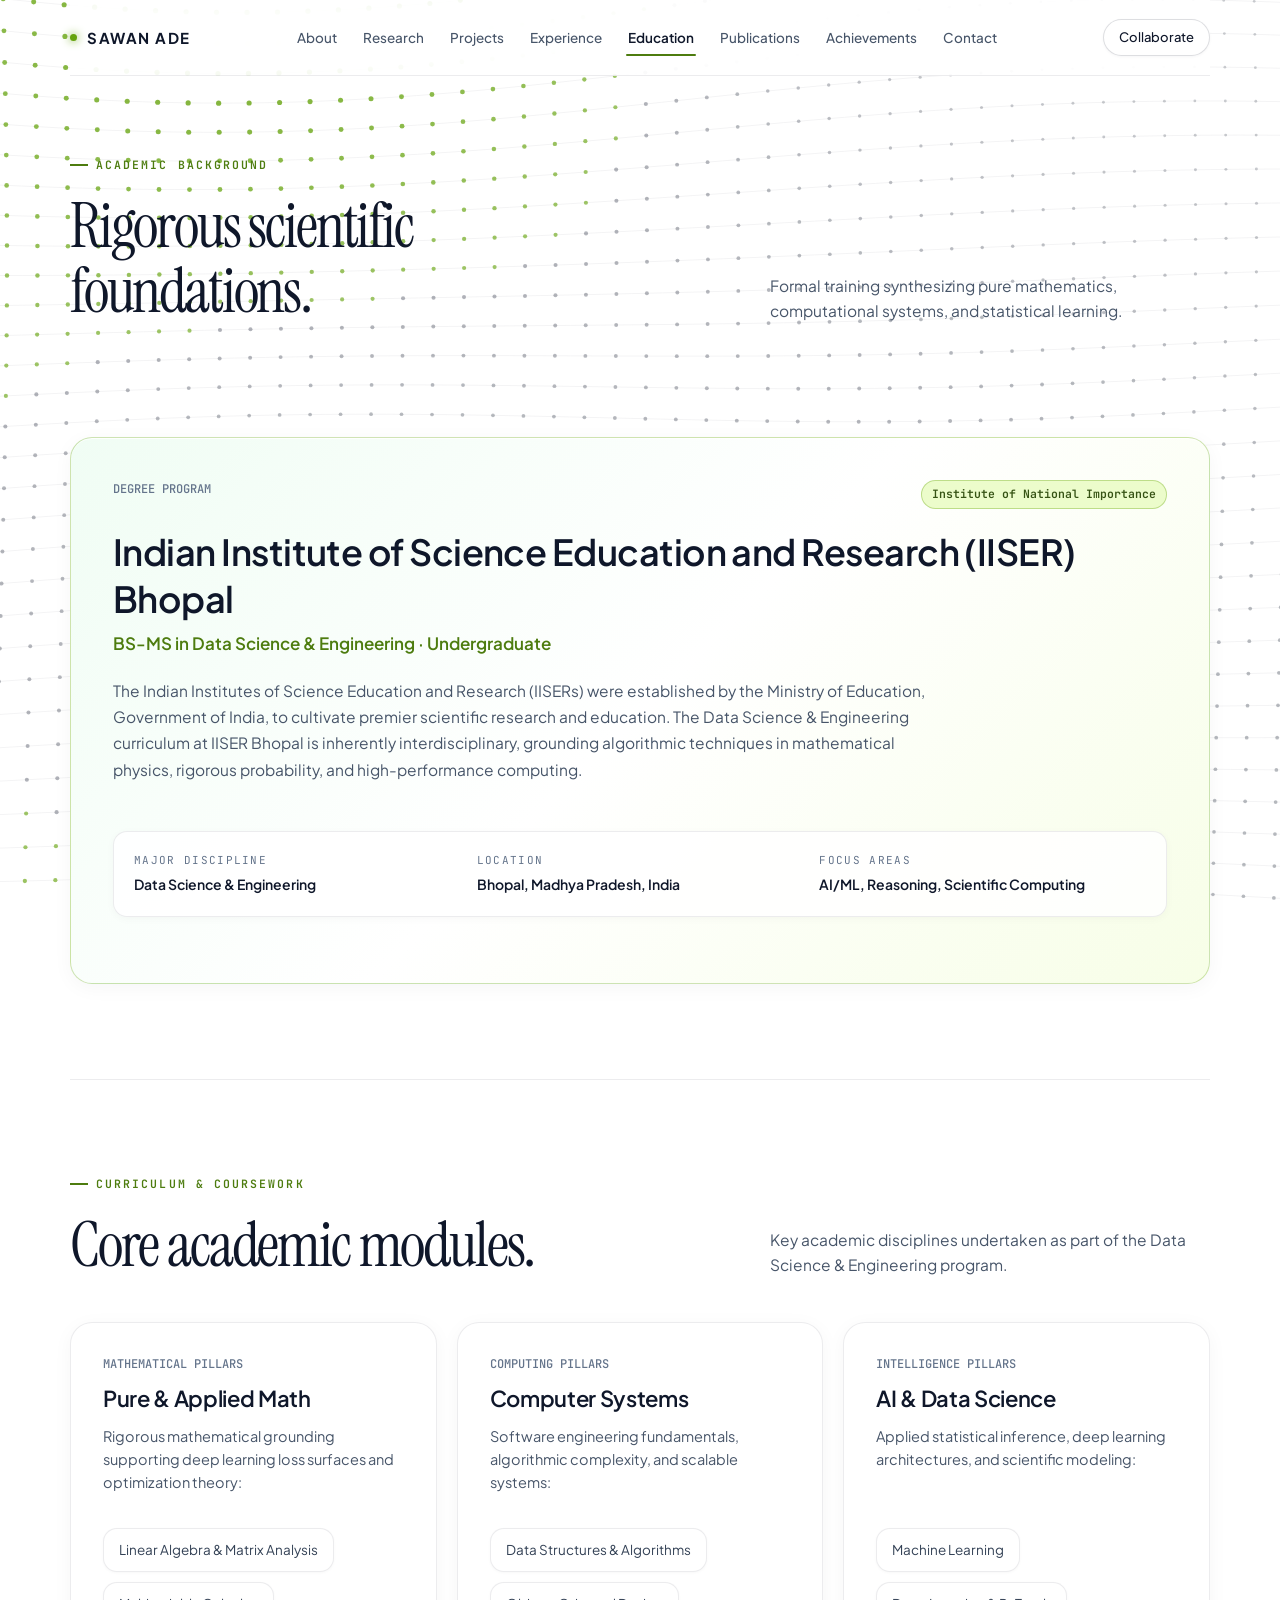
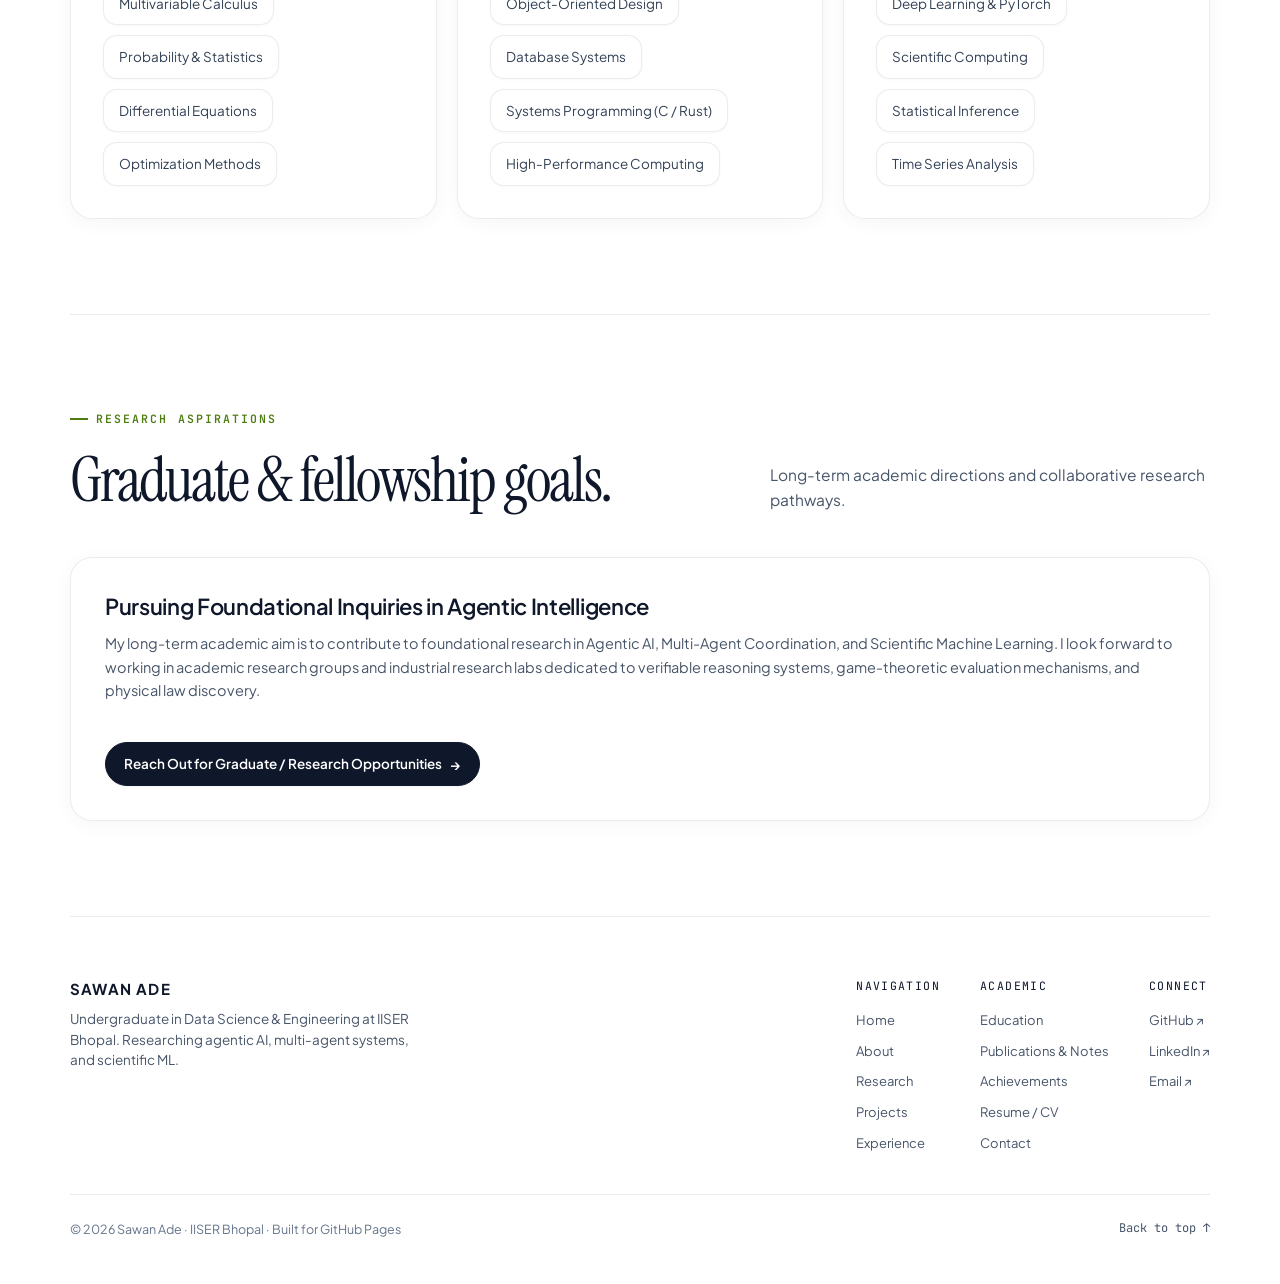
<file: education.html>
<!DOCTYPE html>
<html lang="en">
<head>
  <meta charset="utf-8">
  <meta name="viewport" content="width=device-width, initial-scale=1">
  <title>Education — Sawan Ade | AI/ML Researcher & Builder</title>
  <meta name="description" content="Academic background, degree program, coursework, and scientific training of Sawan Ade at IISER Bhopal.">
  <link rel="icon" type="image/svg+xml" href="favicon.svg">
  
  <link rel="preconnect" href="https://fonts.googleapis.com">
  <link rel="preconnect" href="https://fonts.gstatic.com" crossorigin>
  <link href="https://fonts.googleapis.com/css2?family=Instrument+Serif:ital@0;1&family=Inter:wght@300;400;500;600;700&family=JetBrains+Mono:ital,wght@0,400;0,500;0,600;1,400&family=Plus+Jakarta+Sans:wght@300;400;500;600;700;800&display=swap" rel="stylesheet">
  <link rel="stylesheet" href="style.css">
</head>
<body>
  <!-- 3D Particle Waves Canvas on White Background -->
  <canvas id="particleWavesCanvas" class="particle-waves-canvas"></canvas>

  <div class="shell">
    <!-- Navigation -->
    <nav>
      <a class="brand" href="index.html">
        <span class="brand-dot"></span>
        SAWAN ADE
      </a>
      <div class="links">
        <a href="about.html">About</a>
        <a href="research.html">Research</a>
        <a href="projects.html">Projects</a>
        <a href="experience.html">Experience</a>
        <a href="education.html" class="active">Education</a>
        <a href="publications.html">Publications</a>
        <a href="achievements.html">Achievements</a>
        <a href="contact.html">Contact</a>
      </div>
      <div class="nav-right">
        <a class="btn nav-btn" href="contact.html">Collaborate</a>
        <button class="menu-btn" aria-label="Toggle navigation menu" id="menuToggle">☰</button>
      </div>
    </nav>

    <!-- Mobile Drawer -->
    <div class="mobile-drawer" id="mobileDrawer">
      <div class="drawer-header">
        <span class="brand"><span class="brand-dot"></span> SAWAN ADE</span>
        <button class="drawer-close" id="drawerClose" aria-label="Close menu">✕</button>
      </div>
      <div class="drawer-links">
        <a href="index.html"><span class="drawer-num">01</span> Home</a>
        <a href="about.html"><span class="drawer-num">02</span> About</a>
        <a href="research.html"><span class="drawer-num">03</span> Research</a>
        <a href="projects.html"><span class="drawer-num">04</span> Projects</a>
        <a href="experience.html"><span class="drawer-num">05</span> Experience</a>
        <a href="education.html"><span class="drawer-num">06</span> Education</a>
        <a href="publications.html"><span class="drawer-num">07</span> Publications & Notes</a>
        <a href="achievements.html"><span class="drawer-num">08</span> Achievements</a>
        <a href="contact.html"><span class="drawer-num">09</span> Contact</a>
      </div>
      <div class="drawer-footer">
        <a href="resume.html" class="btn main full-width">View Resume / CV</a>
      </div>
    </div>
    <div class="drawer-backdrop" id="drawerBackdrop"></div>

    <!-- Page Header -->
    <section class="page-head">
      <div class="label">Academic Background</div>
      <div class="section-head">
        <div>
          <h2>Rigorous scientific<br><span class="italic-word">foundations</span>.</h2>
        </div>
        <p>
          Formal training synthesizing pure mathematics, computational systems, and statistical learning.
        </p>
      </div>
    </section>

    <!-- Primary Degree Card -->
    <section style="padding-top: 20px; border-top:none;">
      <div class="card" style="padding: 42px; background: linear-gradient(135deg, #f0fdf4 0%, #ffffff 50%, #f7fee7 100%); border-color: rgba(101,163,13,0.3);">
        <div class="card-top">
          <span class="card-number">DEGREE PROGRAM</span>
          <span class="tag accent">Institute of National Importance</span>
        </div>
        
        <h3 style="font-size: clamp(26px, 3.5vw, 36px); margin-bottom: 8px;">Indian Institute of Science Education and Research (IISER) Bhopal</h3>
        <div class="role-org" style="font-size:17px; margin-bottom: 20px;">
          BS-MS in Data Science & Engineering · Undergraduate
        </div>
        
        <p style="font-size: 15.5px; line-height: 1.7; max-width: 820px;">
          The Indian Institutes of Science Education and Research (IISERs) were established by the Ministry of Education, Government of India, to cultivate premier scientific research and education. The Data Science & Engineering curriculum at IISER Bhopal is inherently interdisciplinary, grounding algorithmic techniques in mathematical physics, rigorous probability, and high-performance computing.
        </p>

        <div class="feature-meta-grid" style="margin-top: 24px;">
          <div>
            <div class="feature-stat-label">Major Discipline</div>
            <div class="feature-stat-val">Data Science & Engineering</div>
          </div>
          <div>
            <div class="feature-stat-label">Location</div>
            <div class="feature-stat-val">Bhopal, Madhya Pradesh, India</div>
          </div>
          <div>
            <div class="feature-stat-label">Focus Areas</div>
            <div class="feature-stat-val">AI/ML, Reasoning, Scientific Computing</div>
          </div>
        </div>
      </div>
    </section>

    <!-- Relevant Coursework Breakdown -->
    <section>
      <div class="label">Curriculum & Coursework</div>
      <div class="section-head">
        <div>
          <h2>Core academic modules.</h2>
        </div>
        <p>
          Key academic disciplines undertaken as part of the Data Science & Engineering program.
        </p>
      </div>

      <div class="grid-3">
        <!-- Mathematics -->
        <div class="card">
          <div class="card-number">MATHEMATICAL PILLARS</div>
          <h3 style="margin-top:10px;">Pure & Applied Math</h3>
          <p>
            Rigorous mathematical grounding supporting deep learning loss surfaces and optimization theory:
          </p>
          <div class="skills" style="margin-top: 10px;">
            <span class="skill">Linear Algebra & Matrix Analysis</span>
            <span class="skill">Multivariable Calculus</span>
            <span class="skill">Probability & Statistics</span>
            <span class="skill">Differential Equations</span>
            <span class="skill">Optimization Methods</span>
          </div>
        </div>

        <!-- Computer Science -->
        <div class="card">
          <div class="card-number">COMPUTING PILLARS</div>
          <h3 style="margin-top:10px;">Computer Systems</h3>
          <p>
            Software engineering fundamentals, algorithmic complexity, and scalable systems:
          </p>
          <div class="skills" style="margin-top: 10px;">
            <span class="skill">Data Structures & Algorithms</span>
            <span class="skill">Object-Oriented Design</span>
            <span class="skill">Database Systems</span>
            <span class="skill">Systems Programming (C / Rust)</span>
            <span class="skill">High-Performance Computing</span>
          </div>
        </div>

        <!-- Machine Learning -->
        <div class="card">
          <div class="card-number">INTELLIGENCE PILLARS</div>
          <h3 style="margin-top:10px;">AI & Data Science</h3>
          <p>
            Applied statistical inference, deep learning architectures, and scientific modeling:
          </p>
          <div class="skills" style="margin-top: 10px;">
            <span class="skill">Machine Learning</span>
            <span class="skill">Deep Learning & PyTorch</span>
            <span class="skill">Scientific Computing</span>
            <span class="skill">Statistical Inference</span>
            <span class="skill">Time Series Analysis</span>
          </div>
        </div>
      </div>
    </section>

    <!-- Academic Philosophy & Future Directions -->
    <section>
      <div class="label">Research Aspirations</div>
      <div class="section-head">
        <div>
          <h2>Graduate & fellowship goals.</h2>
        </div>
        <p>
          Long-term academic directions and collaborative research pathways.
        </p>
      </div>

      <div class="card" style="padding: 34px;">
        <h3>Pursuing Foundational Inquiries in Agentic Intelligence</h3>
        <p>
          My long-term academic aim is to contribute to foundational research in Agentic AI, Multi-Agent Coordination, and Scientific Machine Learning. I look forward to working in academic research groups and industrial research labs dedicated to verifiable reasoning systems, game-theoretic evaluation mechanisms, and physical law discovery.
        </p>
        <div style="margin-top: 16px;">
          <a class="btn main" href="contact.html">Reach Out for Graduate / Research Opportunities <span class="btn-arrow">→</span></a>
        </div>
      </div>
    </section>

    <!-- Footer -->
    <footer>
      <div class="footer-top">
        <div class="footer-brand">
          <h4>SAWAN ADE</h4>
          <p>
            Undergraduate in Data Science & Engineering at IISER Bhopal. Researching agentic AI, multi-agent systems, and scientific ML.
          </p>
        </div>

        <div class="footer-nav">
          <div class="footer-nav-col">
            <span class="footer-col-title">Navigation</span>
            <a href="index.html">Home</a>
            <a href="about.html">About</a>
            <a href="research.html">Research</a>
            <a href="projects.html">Projects</a>
            <a href="experience.html">Experience</a>
          </div>
          <div class="footer-nav-col">
            <span class="footer-col-title">Academic</span>
            <a href="education.html">Education</a>
            <a href="publications.html">Publications & Notes</a>
            <a href="achievements.html">Achievements</a>
            <a href="resume.html">Resume / CV</a>
            <a href="contact.html">Contact</a>
          </div>
          <div class="footer-nav-col">
            <span class="footer-col-title">Connect</span>
            <a href="https://github.com/sawan-ade" target="_blank" rel="noopener">GitHub ↗</a>
            <a href="https://www.linkedin.com/in/SawanAde/" target="_blank" rel="noopener">LinkedIn ↗</a>
            <a href="mailto:adeysawan@gmail.com">Email ↗</a>
          </div>
        </div>
      </div>

      <div class="footer-bottom">
        <span>© 2026 Sawan Ade · IISER Bhopal · Built for GitHub Pages</span>
        <a href="#" class="back-to-top">Back to top ↑</a>
      </div>
    </footer>
  </div>

  <script src="main.js"></script>
  <script src="particle-waves.js"></script>
</body>
</html>
</file>
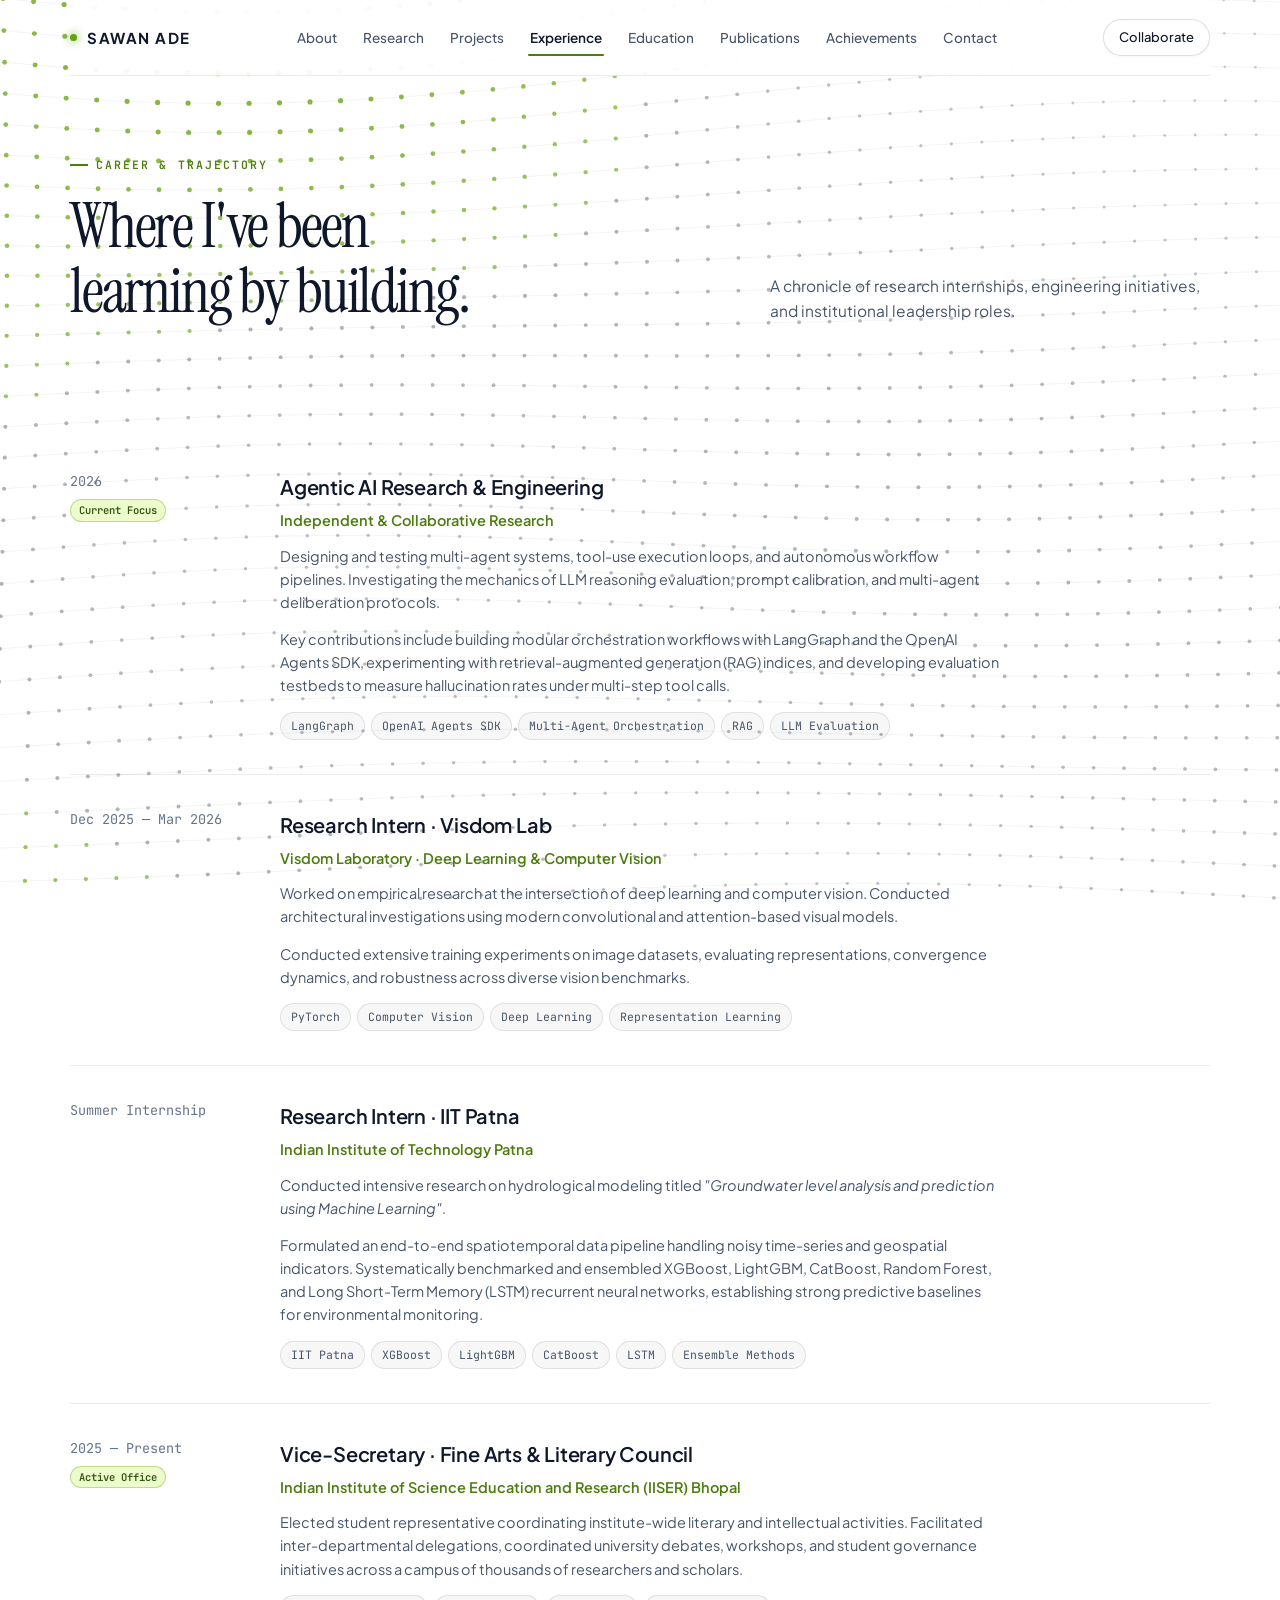
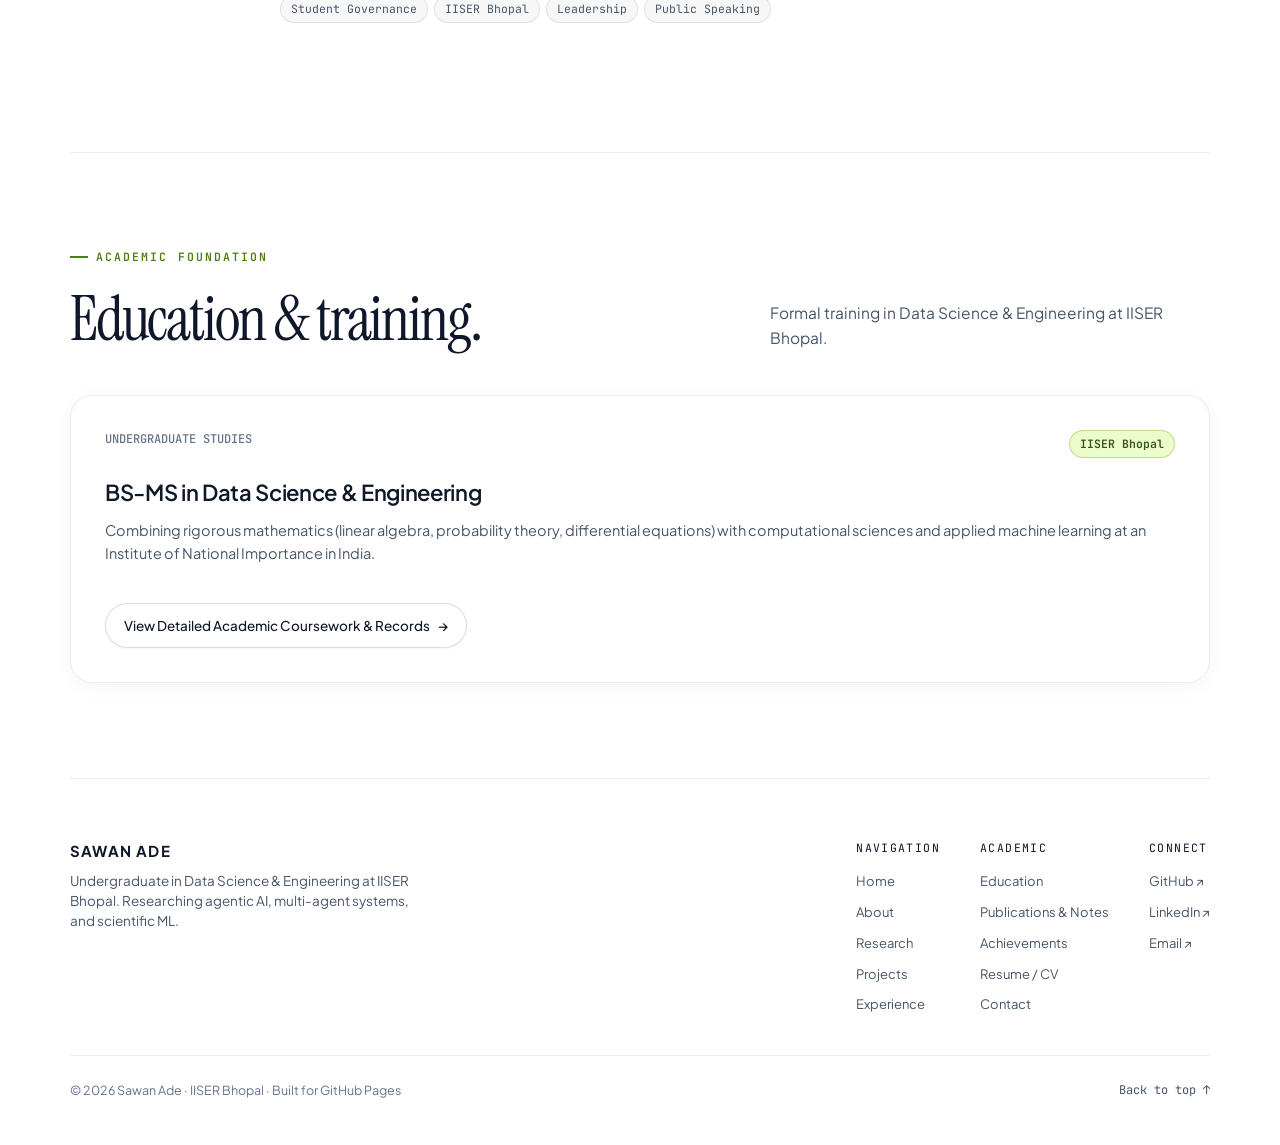
<file: experience.html>
<!DOCTYPE html>
<html lang="en">
<head>
  <meta charset="utf-8">
  <meta name="viewport" content="width=device-width, initial-scale=1">
  <title>Experience — Sawan Ade | AI/ML Researcher & Builder</title>
  <meta name="description" content="Research internships, software engineering, and academic leadership experience of Sawan Ade.">
  <link rel="icon" type="image/svg+xml" href="favicon.svg">
  
  <link rel="preconnect" href="https://fonts.googleapis.com">
  <link rel="preconnect" href="https://fonts.gstatic.com" crossorigin>
  <link href="https://fonts.googleapis.com/css2?family=Instrument+Serif:ital@0;1&family=Inter:wght@300;400;500;600;700&family=JetBrains+Mono:ital,wght@0,400;0,500;0,600;1,400&family=Plus+Jakarta+Sans:wght@300;400;500;600;700;800&display=swap" rel="stylesheet">
  <link rel="stylesheet" href="style.css">
</head>
<body>
  <!-- 3D Particle Waves Canvas on White Background -->
  <canvas id="particleWavesCanvas" class="particle-waves-canvas"></canvas>

  <div class="shell">
    <!-- Navigation -->
    <nav>
      <a class="brand" href="index.html">
        <span class="brand-dot"></span>
        SAWAN ADE
      </a>
      <div class="links">
        <a href="about.html">About</a>
        <a href="research.html">Research</a>
        <a href="projects.html">Projects</a>
        <a href="experience.html" class="active">Experience</a>
        <a href="education.html">Education</a>
        <a href="publications.html">Publications</a>
        <a href="achievements.html">Achievements</a>
        <a href="contact.html">Contact</a>
      </div>
      <div class="nav-right">
        <a class="btn nav-btn" href="contact.html">Collaborate</a>
        <button class="menu-btn" aria-label="Toggle navigation menu" id="menuToggle">☰</button>
      </div>
    </nav>

    <!-- Mobile Drawer -->
    <div class="mobile-drawer" id="mobileDrawer">
      <div class="drawer-header">
        <span class="brand"><span class="brand-dot"></span> SAWAN ADE</span>
        <button class="drawer-close" id="drawerClose" aria-label="Close menu">✕</button>
      </div>
      <div class="drawer-links">
        <a href="index.html"><span class="drawer-num">01</span> Home</a>
        <a href="about.html"><span class="drawer-num">02</span> About</a>
        <a href="research.html"><span class="drawer-num">03</span> Research</a>
        <a href="projects.html"><span class="drawer-num">04</span> Projects</a>
        <a href="experience.html"><span class="drawer-num">05</span> Experience</a>
        <a href="education.html"><span class="drawer-num">06</span> Education</a>
        <a href="publications.html"><span class="drawer-num">07</span> Publications & Notes</a>
        <a href="achievements.html"><span class="drawer-num">08</span> Achievements</a>
        <a href="contact.html"><span class="drawer-num">09</span> Contact</a>
      </div>
      <div class="drawer-footer">
        <a href="resume.html" class="btn main full-width">View Resume / CV</a>
      </div>
    </div>
    <div class="drawer-backdrop" id="drawerBackdrop"></div>

    <!-- Page Header -->
    <section class="page-head">
      <div class="label">Career & Trajectory</div>
      <div class="section-head">
        <div>
          <h2>Where I've been<br><span class="italic-word">learning</span> by building.</h2>
        </div>
        <p>
          A chronicle of research internships, engineering initiatives, and institutional leadership roles.
        </p>
      </div>
    </section>

    <!-- Experience Timeline -->
    <section style="padding-top: 20px; border-top:none;">
      <div class="timeline">

        <!-- Role 1: Agentic AI -->
        <div class="role">
          <div class="role-period">
            2026
            <br><span class="present-badge">Current Focus</span>
          </div>
          <div class="role-content">
            <h3>Agentic AI Research & Engineering</h3>
            <div class="role-org">Independent & Collaborative Research</div>
            <p>
              Designing and testing multi-agent systems, tool-use execution loops, and autonomous workflow pipelines. 
              Investigating the mechanics of LLM reasoning evaluation, prompt calibration, and multi-agent deliberation protocols.
            </p>
            <p>
              Key contributions include building modular orchestration workflows with LangGraph and the OpenAI Agents SDK, experimenting with retrieval-augmented generation (RAG) indices, and developing evaluation testbeds to measure hallucination rates under multi-step tool calls.
            </p>
            <div class="role-tags">
              <span class="tag">LangGraph</span>
              <span class="tag">OpenAI Agents SDK</span>
              <span class="tag">Multi-Agent Orchestration</span>
              <span class="tag">RAG</span>
              <span class="tag">LLM Evaluation</span>
            </div>
          </div>
        </div>

        <!-- Role 2: Visdom Lab -->
        <div class="role">
          <div class="role-period">
            Dec 2025 — Mar 2026
          </div>
          <div class="role-content">
            <h3>Research Intern · Visdom Lab</h3>
            <div class="role-org">Visdom Laboratory · Deep Learning & Computer Vision</div>
            <p>
              Worked on empirical research at the intersection of deep learning and computer vision. Conducted architectural investigations using modern convolutional and attention-based visual models.
            </p>
            <p>
              Conducted extensive training experiments on image datasets, evaluating representations, convergence dynamics, and robustness across diverse vision benchmarks.
            </p>
            <div class="role-tags">
              <span class="tag">PyTorch</span>
              <span class="tag">Computer Vision</span>
              <span class="tag">Deep Learning</span>
              <span class="tag">Representation Learning</span>
            </div>
          </div>
        </div>

        <!-- Role 3: IIT Patna -->
        <div class="role">
          <div class="role-period">
            Summer Internship
          </div>
          <div class="role-content">
            <h3>Research Intern · IIT Patna</h3>
            <div class="role-org">Indian Institute of Technology Patna</div>
            <p>
              Conducted intensive research on hydrological modeling titled <em>"Groundwater level analysis and prediction using Machine Learning"</em>.
            </p>
            <p>
              Formulated an end-to-end spatiotemporal data pipeline handling noisy time-series and geospatial indicators. Systematically benchmarked and ensembled XGBoost, LightGBM, CatBoost, Random Forest, and Long Short-Term Memory (LSTM) recurrent neural networks, establishing strong predictive baselines for environmental monitoring.
            </p>
            <div class="role-tags">
              <span class="tag">IIT Patna</span>
              <span class="tag">XGBoost</span>
              <span class="tag">LightGBM</span>
              <span class="tag">CatBoost</span>
              <span class="tag">LSTM</span>
              <span class="tag">Ensemble Methods</span>
            </div>
          </div>
        </div>

        <!-- Role 4: IISER Bhopal Leadership -->
        <div class="role">
          <div class="role-period">
            2025 — Present
            <br><span class="present-badge">Active Office</span>
          </div>
          <div class="role-content">
            <h3>Vice-Secretary · Fine Arts & Literary Council</h3>
            <div class="role-org">Indian Institute of Science Education and Research (IISER) Bhopal</div>
            <p>
              Elected student representative coordinating institute-wide literary and intellectual activities. 
              Facilitated inter-departmental delegations, coordinated university debates, workshops, and student governance initiatives across a campus of thousands of researchers and scholars.
            </p>
            <div class="role-tags">
              <span class="tag">Student Governance</span>
              <span class="tag">IISER Bhopal</span>
              <span class="tag">Leadership</span>
              <span class="tag">Public Speaking</span>
            </div>
          </div>
        </div>

      </div>
    </section>

    <!-- Academic Bridge -->
    <section>
      <div class="section-head">
        <div>
          <div class="label">Academic Foundation</div>
          <h2>Education & training.</h2>
        </div>
        <p>
          Formal training in Data Science & Engineering at IISER Bhopal.
        </p>
      </div>

      <div class="card" style="padding: 34px;">
        <div class="card-top">
          <span class="card-number">UNDERGRADUATE STUDIES</span>
          <span class="tag accent">IISER Bhopal</span>
        </div>
        <h3>BS-MS in Data Science & Engineering</h3>
        <p>
          Combining rigorous mathematics (linear algebra, probability theory, differential equations) with computational sciences and applied machine learning at an Institute of National Importance in India.
        </p>
        <div style="margin-top: 14px;">
          <a class="btn" href="education.html">View Detailed Academic Coursework & Records <span class="btn-arrow">→</span></a>
        </div>
      </div>
    </section>

    <!-- Footer -->
    <footer>
      <div class="footer-top">
        <div class="footer-brand">
          <h4>SAWAN ADE</h4>
          <p>
            Undergraduate in Data Science & Engineering at IISER Bhopal. Researching agentic AI, multi-agent systems, and scientific ML.
          </p>
        </div>

        <div class="footer-nav">
          <div class="footer-nav-col">
            <span class="footer-col-title">Navigation</span>
            <a href="index.html">Home</a>
            <a href="about.html">About</a>
            <a href="research.html">Research</a>
            <a href="projects.html">Projects</a>
            <a href="experience.html">Experience</a>
          </div>
          <div class="footer-nav-col">
            <span class="footer-col-title">Academic</span>
            <a href="education.html">Education</a>
            <a href="publications.html">Publications & Notes</a>
            <a href="achievements.html">Achievements</a>
            <a href="resume.html">Resume / CV</a>
            <a href="contact.html">Contact</a>
          </div>
          <div class="footer-nav-col">
            <span class="footer-col-title">Connect</span>
            <a href="https://github.com/sawan-ade" target="_blank" rel="noopener">GitHub ↗</a>
            <a href="https://www.linkedin.com/in/SawanAde/" target="_blank" rel="noopener">LinkedIn ↗</a>
            <a href="mailto:adeysawan@gmail.com">Email ↗</a>
          </div>
        </div>
      </div>

      <div class="footer-bottom">
        <span>© 2026 Sawan Ade · IISER Bhopal · Built for GitHub Pages</span>
        <a href="#" class="back-to-top">Back to top ↑</a>
      </div>
    </footer>
  </div>

  <script src="main.js"></script>
  <script src="particle-waves.js"></script>
</body>
</html>
</file>
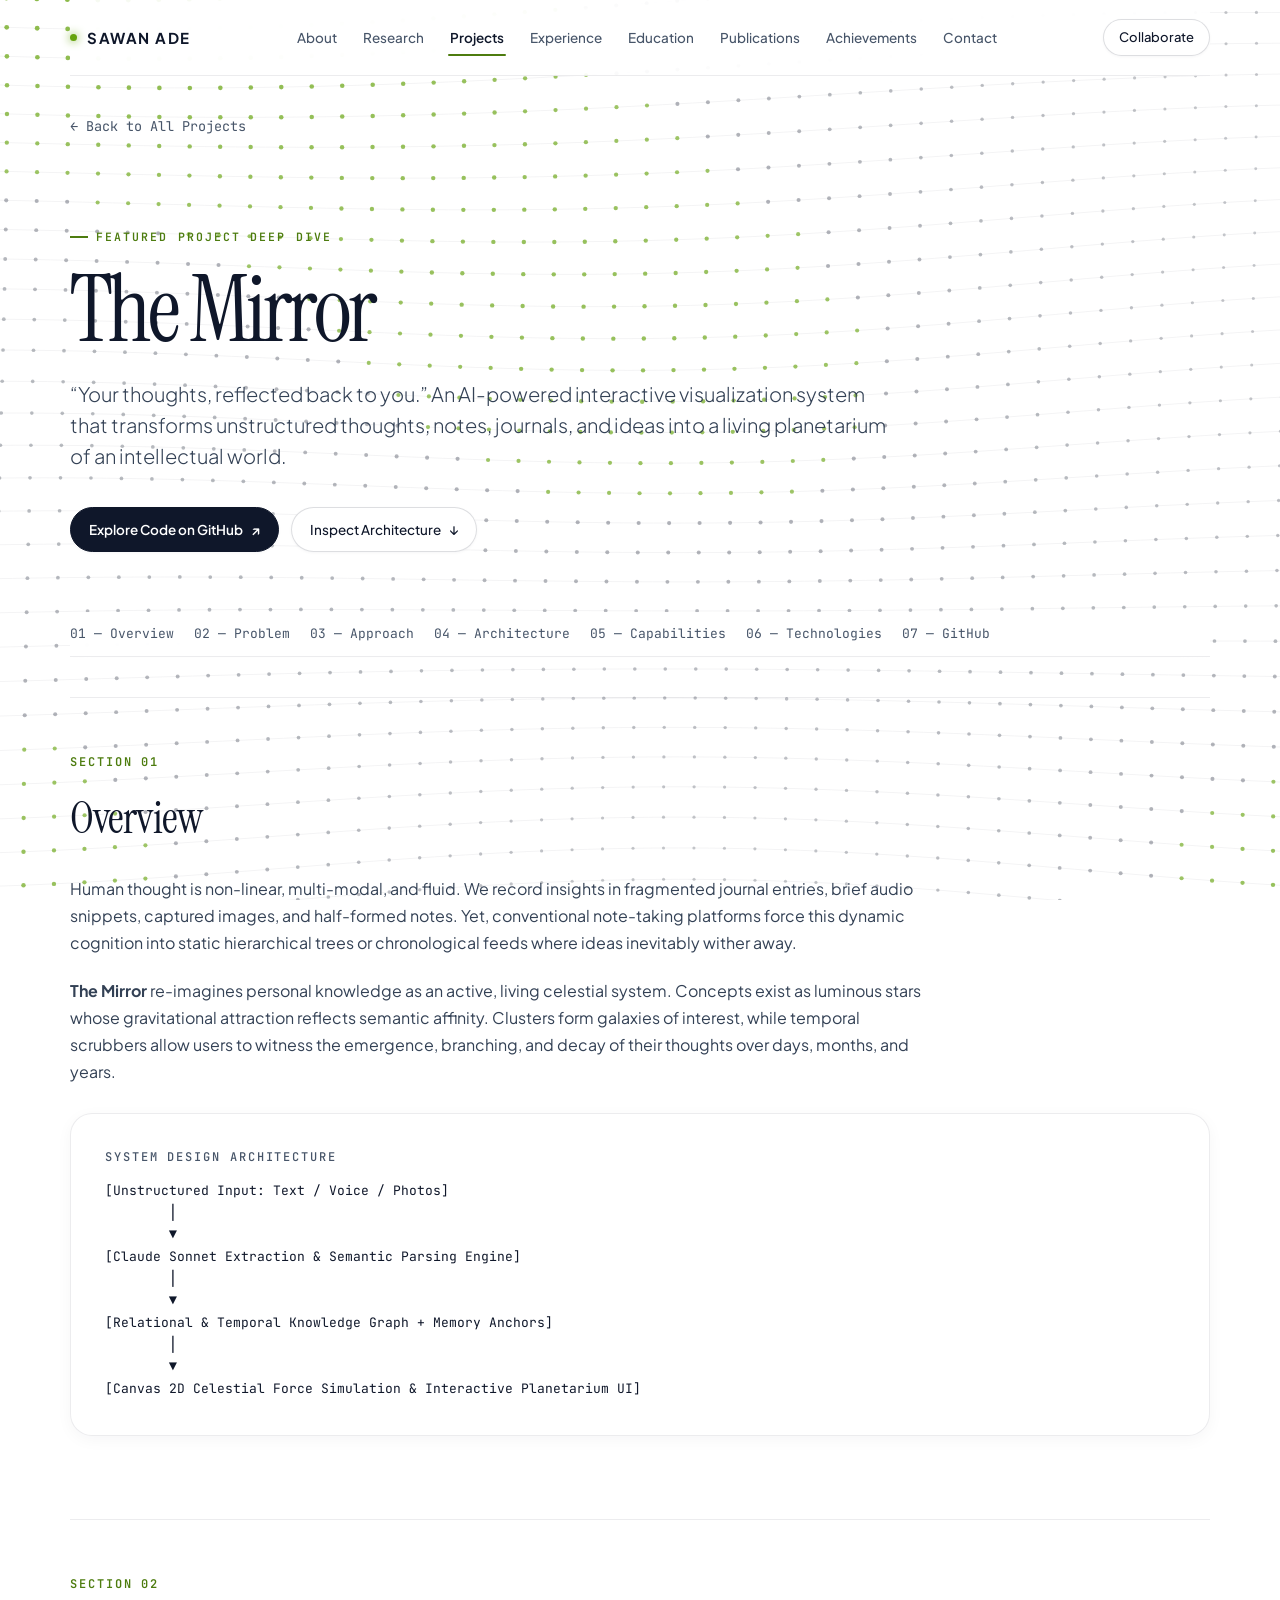
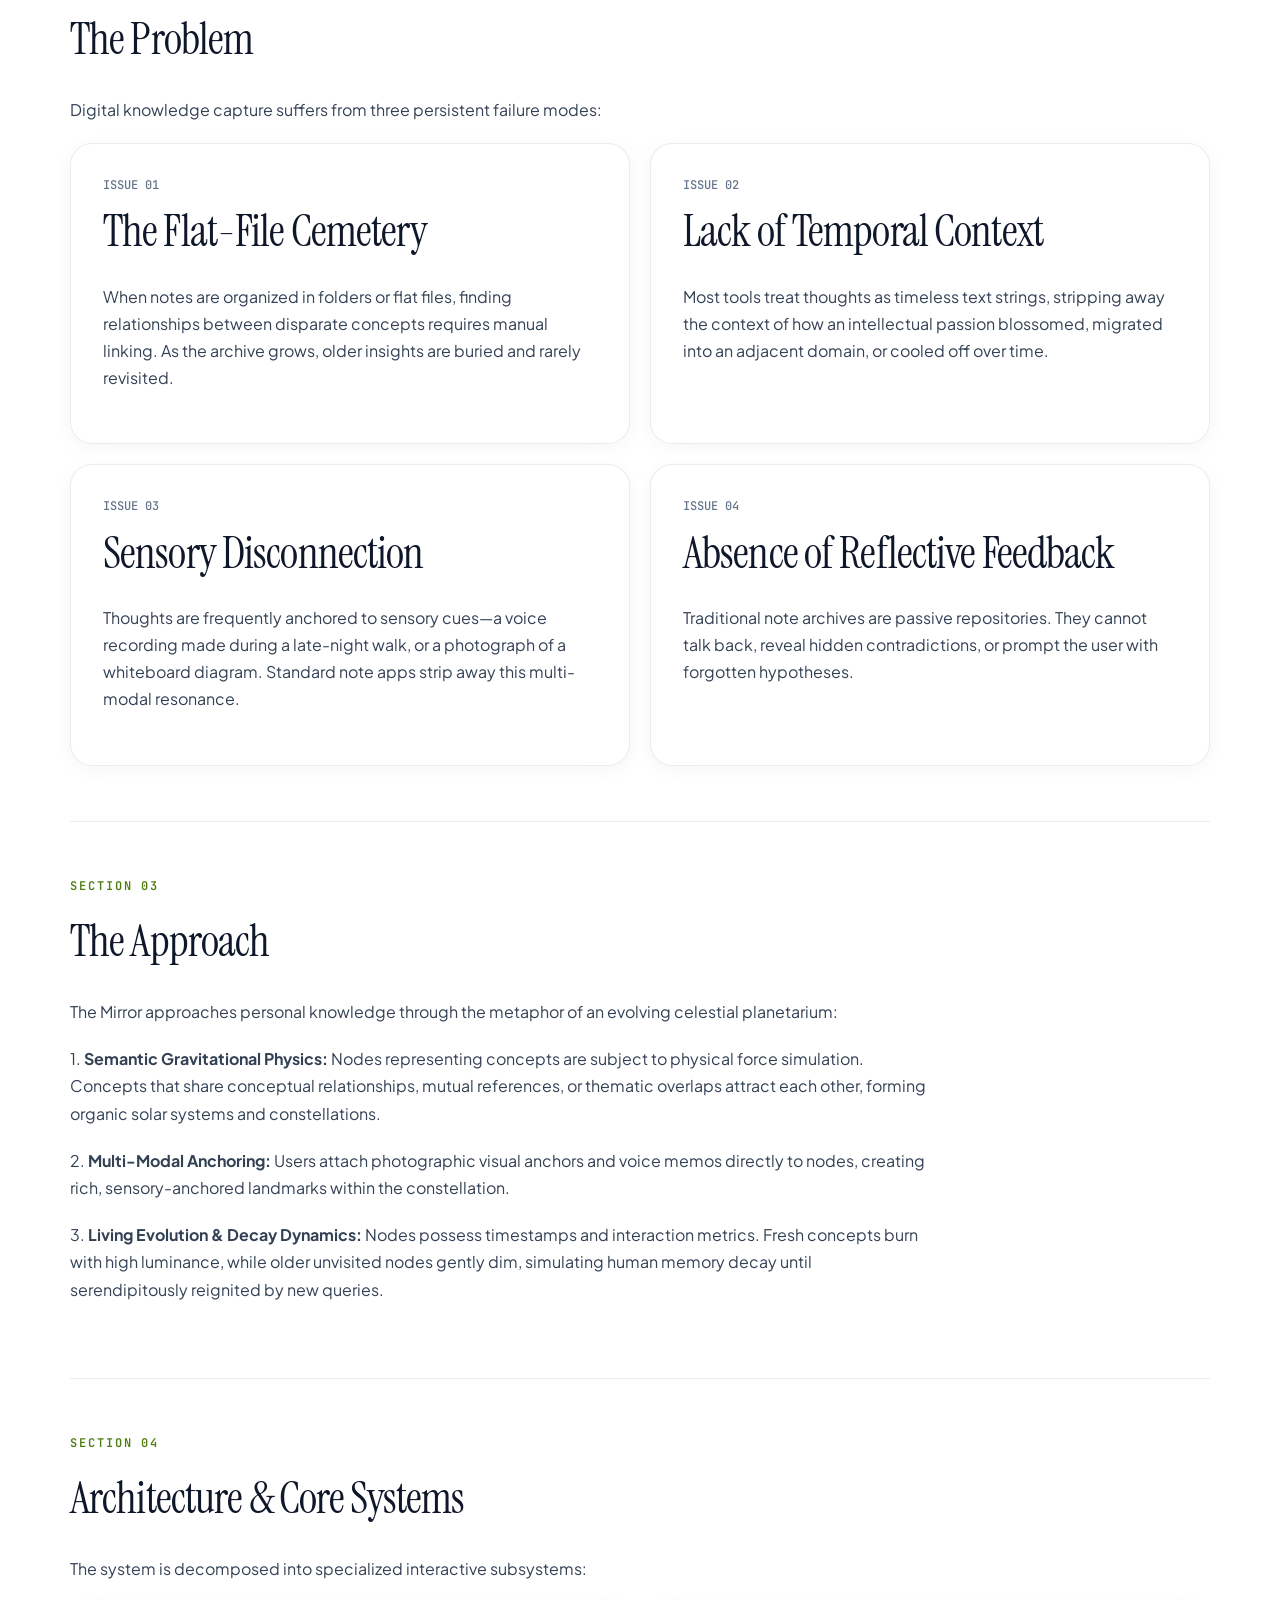
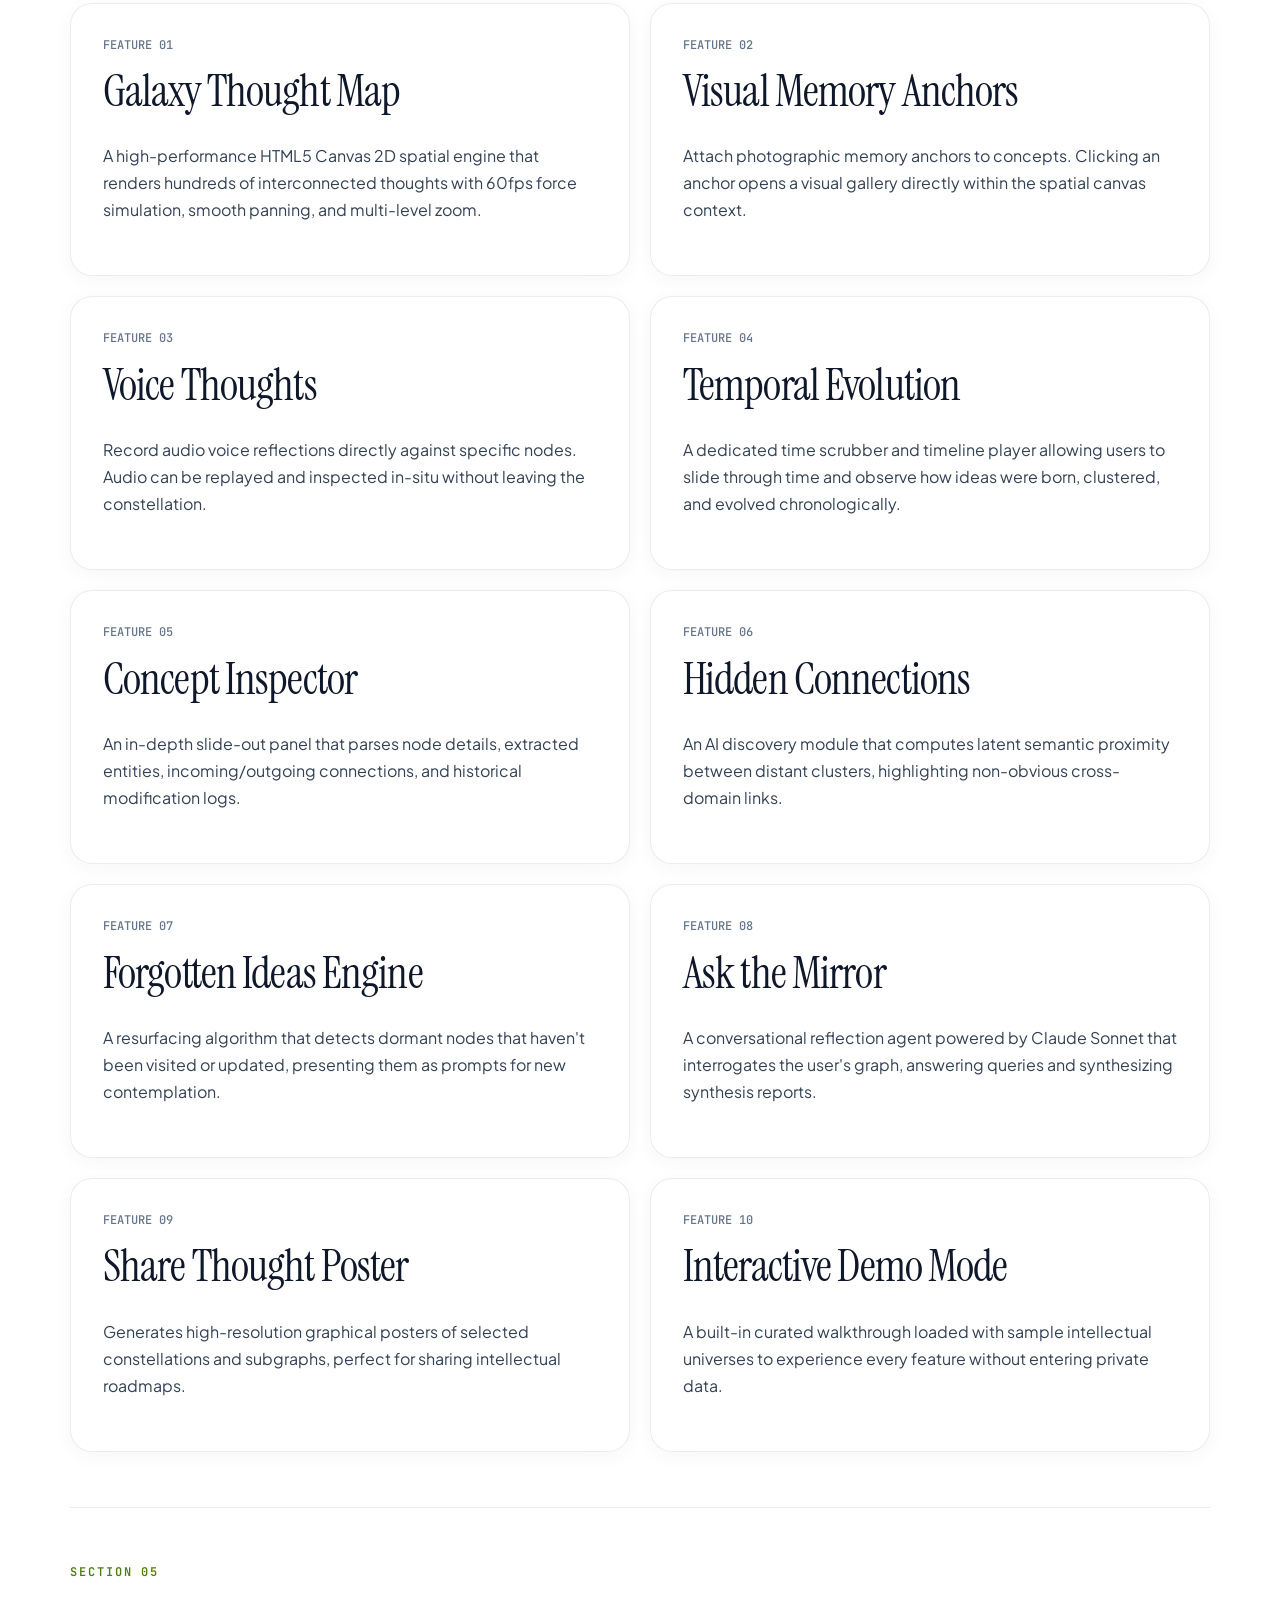
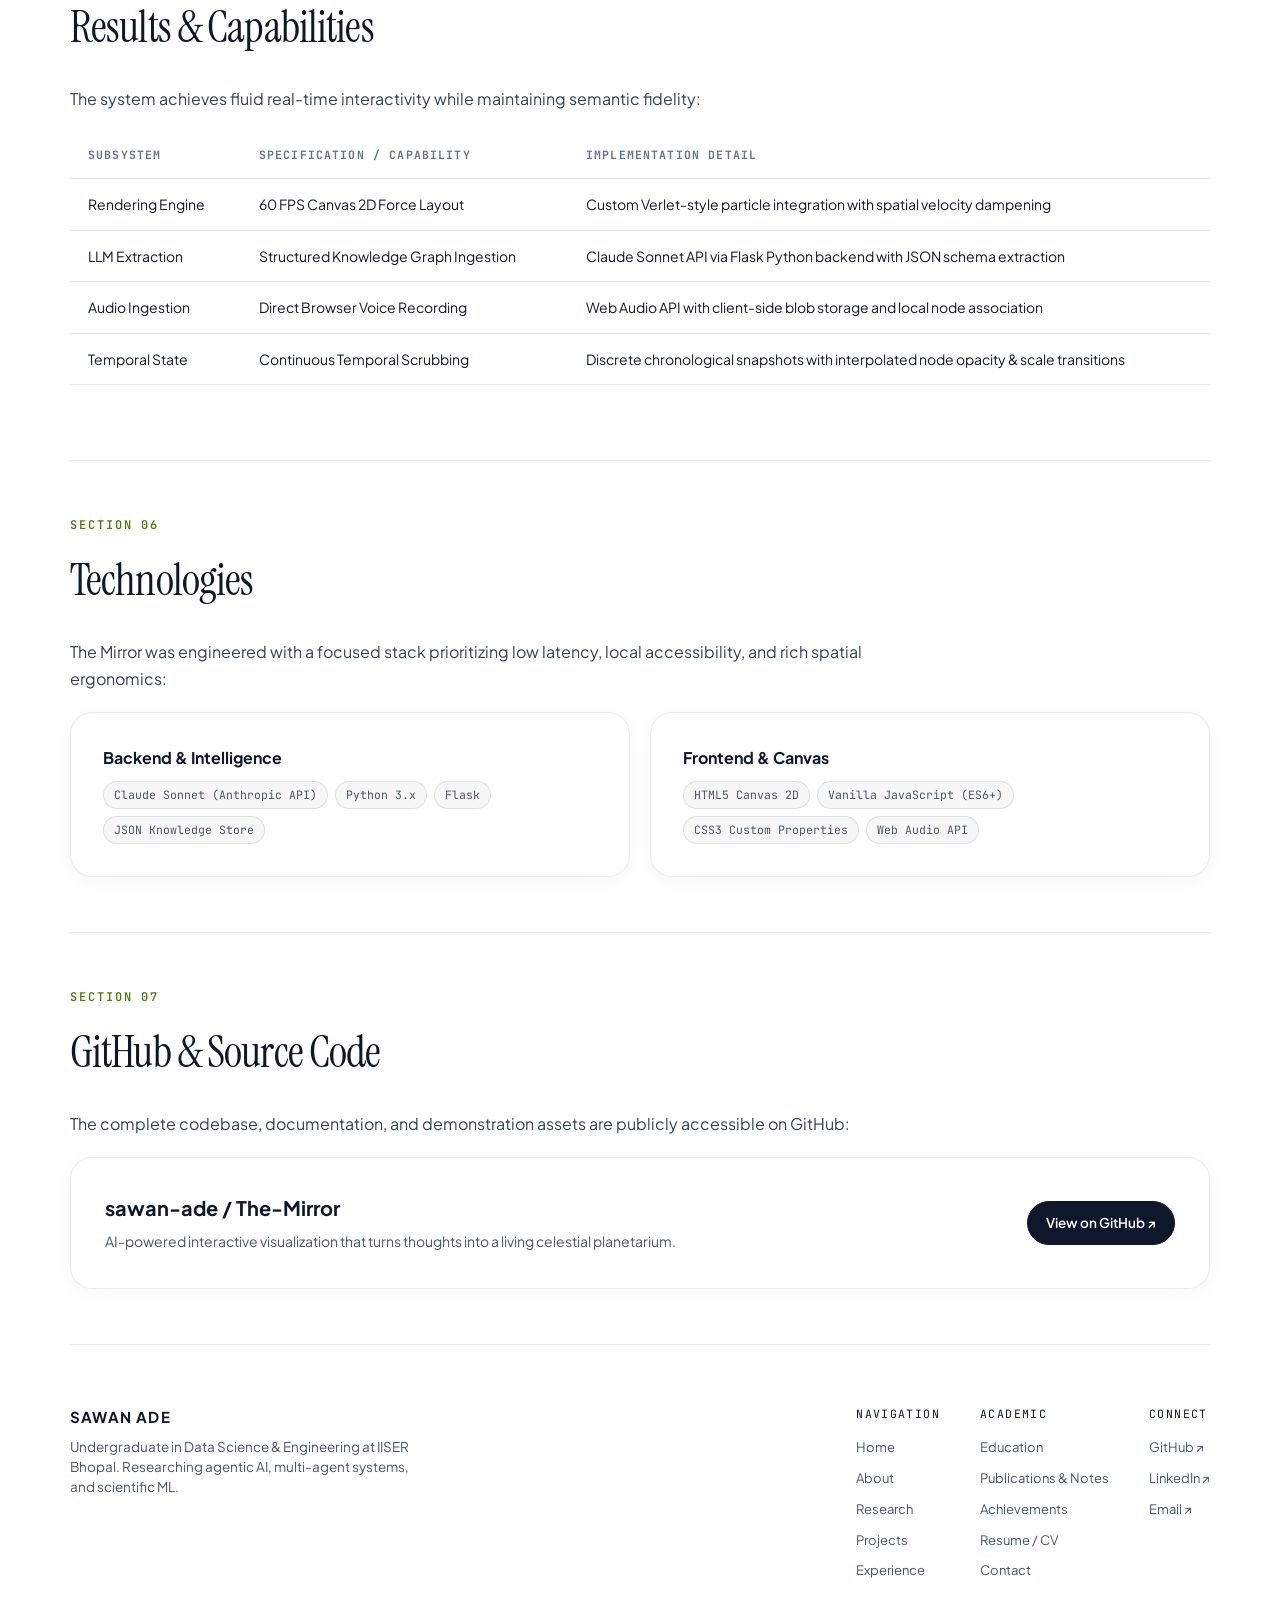
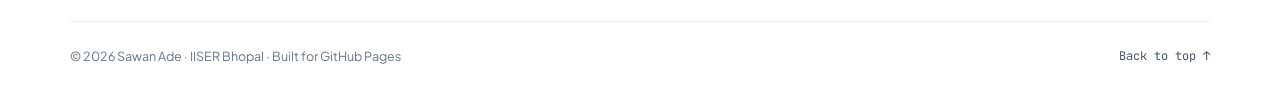
<file: project-mirror.html>
<!DOCTYPE html>
<html lang="en">
<head>
  <meta charset="utf-8">
  <meta name="viewport" content="width=device-width, initial-scale=1">
  <title>The Mirror — Sawan Ade | AI/ML Case Study</title>
  <meta name="description" content="The Mirror: An AI-powered interactive visualization transforming unstructured thoughts and notes into a living celestial planetarium of your intellectual world.">
  <link rel="icon" type="image/svg+xml" href="favicon.svg">
  
  <link rel="preconnect" href="https://fonts.googleapis.com">
  <link rel="preconnect" href="https://fonts.gstatic.com" crossorigin>
  <link href="https://fonts.googleapis.com/css2?family=Instrument+Serif:ital@0;1&family=Inter:wght@300;400;500;600;700&family=JetBrains+Mono:ital,wght@0,400;0,500;0,600;1,400&family=Plus+Jakarta+Sans:wght@300;400;500;600;700;800&display=swap" rel="stylesheet">
  <link rel="stylesheet" href="style.css">
</head>
<body>
  <!-- 3D Particle Waves Canvas on White Background -->
  <canvas id="particleWavesCanvas" class="particle-waves-canvas"></canvas>

  <div class="shell">
    <!-- Navigation -->
    <nav>
      <a class="brand" href="index.html">
        <span class="brand-dot"></span>
        SAWAN ADE
      </a>
      <div class="links">
        <a href="about.html">About</a>
        <a href="research.html">Research</a>
        <a href="projects.html" class="active">Projects</a>
        <a href="experience.html">Experience</a>
        <a href="education.html">Education</a>
        <a href="publications.html">Publications</a>
        <a href="achievements.html">Achievements</a>
        <a href="contact.html">Contact</a>
      </div>
      <div class="nav-right">
        <a class="btn nav-btn" href="contact.html">Collaborate</a>
        <button class="menu-btn" aria-label="Toggle navigation menu" id="menuToggle">☰</button>
      </div>
    </nav>

    <!-- Mobile Drawer -->
    <div class="mobile-drawer" id="mobileDrawer">
      <div class="drawer-header">
        <span class="brand"><span class="brand-dot"></span> SAWAN ADE</span>
        <button class="drawer-close" id="drawerClose" aria-label="Close menu">✕</button>
      </div>
      <div class="drawer-links">
        <a href="index.html"><span class="drawer-num">01</span> Home</a>
        <a href="about.html"><span class="drawer-num">02</span> About</a>
        <a href="research.html"><span class="drawer-num">03</span> Research</a>
        <a href="projects.html"><span class="drawer-num">04</span> Projects</a>
        <a href="experience.html"><span class="drawer-num">05</span> Experience</a>
        <a href="education.html"><span class="drawer-num">06</span> Education</a>
        <a href="publications.html"><span class="drawer-num">07</span> Publications & Notes</a>
        <a href="achievements.html"><span class="drawer-num">08</span> Achievements</a>
        <a href="contact.html"><span class="drawer-num">09</span> Contact</a>
      </div>
      <div class="drawer-footer">
        <a href="resume.html" class="btn main full-width">View Resume / CV</a>
      </div>
    </div>
    <div class="drawer-backdrop" id="drawerBackdrop"></div>

    <!-- Back to Projects -->
    <div style="margin-top: 36px;">
      <a href="projects.html" class="meta-link" style="color:var(--muted); font-size:13.5px; font-family:var(--mono);">← Back to All Projects</a>
    </div>

    <!-- Deep Dive Hero -->
    <section class="deep-dive-hero" style="position:relative; overflow:hidden;">
      <canvas id="mirrorCanvas" class="hero-canvas" style="right:-5%; width:60%; opacity:0.4;"></canvas>
      <div style="position:relative; z-index:2;">
        <div class="label">Featured Project Deep Dive</div>
        <h1 class="deep-dive-title">The Mirror</h1>
        <p class="deep-dive-lead">
          “Your thoughts, reflected back to you.” An AI-powered interactive visualization system that transforms unstructured thoughts, notes, journals, and ideas into a living planetarium of an intellectual world.
        </p>

        <div class="buttons">
          <a class="btn main" href="https://github.com/sawan-ade/The-Mirror" target="_blank" rel="noopener">Explore Code on GitHub <span class="btn-arrow">↗</span></a>
          <a class="btn" href="#architecture">Inspect Architecture <span class="btn-arrow">↓</span></a>
        </div>
      </div>
    </section>

    <!-- Sticky Case Study Sub-Nav -->
    <div class="study-nav">
      <div class="study-nav-list">
        <a href="#overview">01 — Overview</a>
        <a href="#problem">02 — Problem</a>
        <a href="#approach">03 — Approach</a>
        <a href="#architecture">04 — Architecture</a>
        <a href="#results">05 — Capabilities</a>
        <a href="#technologies">06 — Technologies</a>
        <a href="#github">07 — GitHub</a>
      </div>
    </div>

    <!-- 01 — Overview -->
    <section class="study-section" id="overview">
      <div class="study-sec-num">SECTION 01</div>
      <h3>Overview</h3>
      <p>
        Human thought is non-linear, multi-modal, and fluid. We record insights in fragmented journal entries, brief audio snippets, captured images, and half-formed notes. Yet, conventional note-taking platforms force this dynamic cognition into static hierarchical trees or chronological feeds where ideas inevitably wither away.
      </p>
      <p>
        <strong>The Mirror</strong> re-imagines personal knowledge as an active, living celestial system. Concepts exist as luminous stars whose gravitational attraction reflects semantic affinity. Clusters form galaxies of interest, while temporal scrubbers allow users to witness the emergence, branching, and decay of their thoughts over days, months, and years.
      </p>

      <div class="diagram-box">
        <div class="kicker" style="margin-bottom:12px;">SYSTEM DESIGN ARCHITECTURE</div>
        <div style="font-family:var(--mono); font-size:13px; line-height:1.7; color:var(--text);">
          [Unstructured Input: Text / Voice / Photos]<br>
          &nbsp;&nbsp;&nbsp;&nbsp;&nbsp;&nbsp;&nbsp;&nbsp;│<br>
          &nbsp;&nbsp;&nbsp;&nbsp;&nbsp;&nbsp;&nbsp;&nbsp;▼<br>
          [Claude Sonnet Extraction & Semantic Parsing Engine]<br>
          &nbsp;&nbsp;&nbsp;&nbsp;&nbsp;&nbsp;&nbsp;&nbsp;│<br>
          &nbsp;&nbsp;&nbsp;&nbsp;&nbsp;&nbsp;&nbsp;&nbsp;▼<br>
          [Relational & Temporal Knowledge Graph + Memory Anchors]<br>
          &nbsp;&nbsp;&nbsp;&nbsp;&nbsp;&nbsp;&nbsp;&nbsp;│<br>
          &nbsp;&nbsp;&nbsp;&nbsp;&nbsp;&nbsp;&nbsp;&nbsp;▼<br>
          [Canvas 2D Celestial Force Simulation & Interactive Planetarium UI]
        </div>
      </div>
    </section>

    <!-- 02 — Problem -->
    <section class="study-section" id="problem">
      <div class="study-sec-num">SECTION 02</div>
      <h3>The Problem</h3>
      <p>
        Digital knowledge capture suffers from three persistent failure modes:
      </p>
      <div class="grid">
        <div class="card">
          <div class="card-number">ISSUE 01</div>
          <h3 style="margin-top:8px;">The Flat-File Cemetery</h3>
          <p>
            When notes are organized in folders or flat files, finding relationships between disparate concepts requires manual linking. As the archive grows, older insights are buried and rarely revisited.
          </p>
        </div>
        <div class="card">
          <div class="card-number">ISSUE 02</div>
          <h3 style="margin-top:8px;">Lack of Temporal Context</h3>
          <p>
            Most tools treat thoughts as timeless text strings, stripping away the context of how an intellectual passion blossomed, migrated into an adjacent domain, or cooled off over time.
          </p>
        </div>
        <div class="card">
          <div class="card-number">ISSUE 03</div>
          <h3 style="margin-top:8px;">Sensory Disconnection</h3>
          <p>
            Thoughts are frequently anchored to sensory cues—a voice recording made during a late-night walk, or a photograph of a whiteboard diagram. Standard note apps strip away this multi-modal resonance.
          </p>
        </div>
        <div class="card">
          <div class="card-number">ISSUE 04</div>
          <h3 style="margin-top:8px;">Absence of Reflective Feedback</h3>
          <p>
            Traditional note archives are passive repositories. They cannot talk back, reveal hidden contradictions, or prompt the user with forgotten hypotheses.
          </p>
        </div>
      </div>
    </section>

    <!-- 03 — Approach -->
    <section class="study-section" id="approach">
      <div class="study-sec-num">SECTION 03</div>
      <h3>The Approach</h3>
      <p>
        The Mirror approaches personal knowledge through the metaphor of an evolving celestial planetarium:
      </p>
      <p>
        1. <strong>Semantic Gravitational Physics:</strong> Nodes representing concepts are subject to physical force simulation. Concepts that share conceptual relationships, mutual references, or thematic overlaps attract each other, forming organic solar systems and constellations.
      </p>
      <p>
        2. <strong>Multi-Modal Anchoring:</strong> Users attach photographic visual anchors and voice memos directly to nodes, creating rich, sensory-anchored landmarks within the constellation.
      </p>
      <p>
        3. <strong>Living Evolution & Decay Dynamics:</strong> Nodes possess timestamps and interaction metrics. Fresh concepts burn with high luminance, while older unvisited nodes gently dim, simulating human memory decay until serendipitously reignited by new queries.
      </p>
    </section>

    <!-- 04 — Architecture & Core Systems -->
    <section class="study-section" id="architecture">
      <div class="study-sec-num">SECTION 04</div>
      <h3>Architecture & Core Systems</h3>
      <p>
        The system is decomposed into specialized interactive subsystems:
      </p>

      <div class="grid">
        <div class="card">
          <div class="card-number">FEATURE 01</div>
          <h3 style="margin-top:8px;">Galaxy Thought Map</h3>
          <p>
            A high-performance HTML5 Canvas 2D spatial engine that renders hundreds of interconnected thoughts with 60fps force simulation, smooth panning, and multi-level zoom.
          </p>
        </div>

        <div class="card">
          <div class="card-number">FEATURE 02</div>
          <h3 style="margin-top:8px;">Visual Memory Anchors</h3>
          <p>
            Attach photographic memory anchors to concepts. Clicking an anchor opens a visual gallery directly within the spatial canvas context.
          </p>
        </div>

        <div class="card">
          <div class="card-number">FEATURE 03</div>
          <h3 style="margin-top:8px;">Voice Thoughts</h3>
          <p>
            Record audio voice reflections directly against specific nodes. Audio can be replayed and inspected in-situ without leaving the constellation.
          </p>
        </div>

        <div class="card">
          <div class="card-number">FEATURE 04</div>
          <h3 style="margin-top:8px;">Temporal Evolution</h3>
          <p>
            A dedicated time scrubber and timeline player allowing users to slide through time and observe how ideas were born, clustered, and evolved chronologically.
          </p>
        </div>

        <div class="card">
          <div class="card-number">FEATURE 05</div>
          <h3 style="margin-top:8px;">Concept Inspector</h3>
          <p>
            An in-depth slide-out panel that parses node details, extracted entities, incoming/outgoing connections, and historical modification logs.
          </p>
        </div>

        <div class="card">
          <div class="card-number">FEATURE 06</div>
          <h3 style="margin-top:8px;">Hidden Connections</h3>
          <p>
            An AI discovery module that computes latent semantic proximity between distant clusters, highlighting non-obvious cross-domain links.
          </p>
        </div>

        <div class="card">
          <div class="card-number">FEATURE 07</div>
          <h3 style="margin-top:8px;">Forgotten Ideas Engine</h3>
          <p>
            A resurfacing algorithm that detects dormant nodes that haven't been visited or updated, presenting them as prompts for new contemplation.
          </p>
        </div>

        <div class="card">
          <div class="card-number">FEATURE 08</div>
          <h3 style="margin-top:8px;">Ask the Mirror</h3>
          <p>
            A conversational reflection agent powered by Claude Sonnet that interrogates the user's graph, answering queries and synthesizing synthesis reports.
          </p>
        </div>

        <div class="card">
          <div class="card-number">FEATURE 09</div>
          <h3 style="margin-top:8px;">Share Thought Poster</h3>
          <p>
            Generates high-resolution graphical posters of selected constellations and subgraphs, perfect for sharing intellectual roadmaps.
          </p>
        </div>

        <div class="card">
          <div class="card-number">FEATURE 10</div>
          <h3 style="margin-top:8px;">Interactive Demo Mode</h3>
          <p>
            A built-in curated walkthrough loaded with sample intellectual universes to experience every feature without entering private data.
          </p>
        </div>
      </div>
    </section>

    <!-- 05 — Results & Capabilities -->
    <section class="study-section" id="results">
      <div class="study-sec-num">SECTION 05</div>
      <h3>Results & Capabilities</h3>
      <p>
        The system achieves fluid real-time interactivity while maintaining semantic fidelity:
      </p>

      <table class="spec-table">
        <thead>
          <tr>
            <th>Subsystem</th>
            <th>Specification / Capability</th>
            <th>Implementation Detail</th>
          </tr>
        </thead>
        <tbody>
          <tr>
            <td>Rendering Engine</td>
            <td>60 FPS Canvas 2D Force Layout</td>
            <td>Custom Verlet-style particle integration with spatial velocity dampening</td>
          </tr>
          <tr>
            <td>LLM Extraction</td>
            <td>Structured Knowledge Graph Ingestion</td>
            <td>Claude Sonnet API via Flask Python backend with JSON schema extraction</td>
          </tr>
          <tr>
            <td>Audio Ingestion</td>
            <td>Direct Browser Voice Recording</td>
            <td>Web Audio API with client-side blob storage and local node association</td>
          </tr>
          <tr>
            <td>Temporal State</td>
            <td>Continuous Temporal Scrubbing</td>
            <td>Discrete chronological snapshots with interpolated node opacity & scale transitions</td>
          </tr>
        </tbody>
      </table>
    </section>

    <!-- 06 — Technologies -->
    <section class="study-section" id="technologies">
      <div class="study-sec-num">SECTION 06</div>
      <h3>Technologies</h3>
      <p>
        The Mirror was engineered with a focused stack prioritizing low latency, local accessibility, and rich spatial ergonomics:
      </p>

      <div class="grid">
        <div class="card">
          <h4>Backend & Intelligence</h4>
          <div class="meta" style="margin-top:10px;">
            <span class="tag">Claude Sonnet (Anthropic API)</span>
            <span class="tag">Python 3.x</span>
            <span class="tag">Flask</span>
            <span class="tag">JSON Knowledge Store</span>
          </div>
        </div>

        <div class="card">
          <h4>Frontend & Canvas</h4>
          <div class="meta" style="margin-top:10px;">
            <span class="tag">HTML5 Canvas 2D</span>
            <span class="tag">Vanilla JavaScript (ES6+)</span>
            <span class="tag">CSS3 Custom Properties</span>
            <span class="tag">Web Audio API</span>
          </div>
        </div>
      </div>
    </section>

    <!-- 07 — GitHub & Repository -->
    <section class="study-section" id="github">
      <div class="study-sec-num">SECTION 07</div>
      <h3>GitHub & Source Code</h3>
      <p>
        The complete codebase, documentation, and demonstration assets are publicly accessible on GitHub:
      </p>

      <div class="card" style="padding: 34px; background: #ffffff;">
        <div style="display:flex; justify-content:space-between; align-items:center; flex-wrap:wrap; gap:16px;">
          <div>
            <h4 style="font-size:20px; color:var(--text); margin-bottom:6px;">sawan-ade / The-Mirror</h4>
            <p style="color:var(--muted); font-size:14px; margin:0;">
              AI-powered interactive visualization that turns thoughts into a living celestial planetarium.
            </p>
          </div>
          <a class="btn main" href="https://github.com/sawan-ade/The-Mirror" target="_blank" rel="noopener">
            View on GitHub ↗
          </a>
        </div>
      </div>
    </section>

    <!-- Footer -->
    <footer>
      <div class="footer-top">
        <div class="footer-brand">
          <h4>SAWAN ADE</h4>
          <p>
            Undergraduate in Data Science & Engineering at IISER Bhopal. Researching agentic AI, multi-agent systems, and scientific ML.
          </p>
        </div>

        <div class="footer-nav">
          <div class="footer-nav-col">
            <span class="footer-col-title">Navigation</span>
            <a href="index.html">Home</a>
            <a href="about.html">About</a>
            <a href="research.html">Research</a>
            <a href="projects.html">Projects</a>
            <a href="experience.html">Experience</a>
          </div>
          <div class="footer-nav-col">
            <span class="footer-col-title">Academic</span>
            <a href="education.html">Education</a>
            <a href="publications.html">Publications & Notes</a>
            <a href="achievements.html">Achievements</a>
            <a href="resume.html">Resume / CV</a>
            <a href="contact.html">Contact</a>
          </div>
          <div class="footer-nav-col">
            <span class="footer-col-title">Connect</span>
            <a href="https://github.com/sawan-ade" target="_blank" rel="noopener">GitHub ↗</a>
            <a href="https://www.linkedin.com/in/SawanAde/" target="_blank" rel="noopener">LinkedIn ↗</a>
            <a href="mailto:adeysawan@gmail.com">Email ↗</a>
          </div>
        </div>
      </div>

      <div class="footer-bottom">
        <span>© 2026 Sawan Ade · IISER Bhopal · Built for GitHub Pages</span>
        <a href="#" class="back-to-top">Back to top ↑</a>
      </div>
    </footer>
  </div>

  <script src="main.js"></script>
  <script src="particle-waves.js"></script>
</body>
</html>
</file>
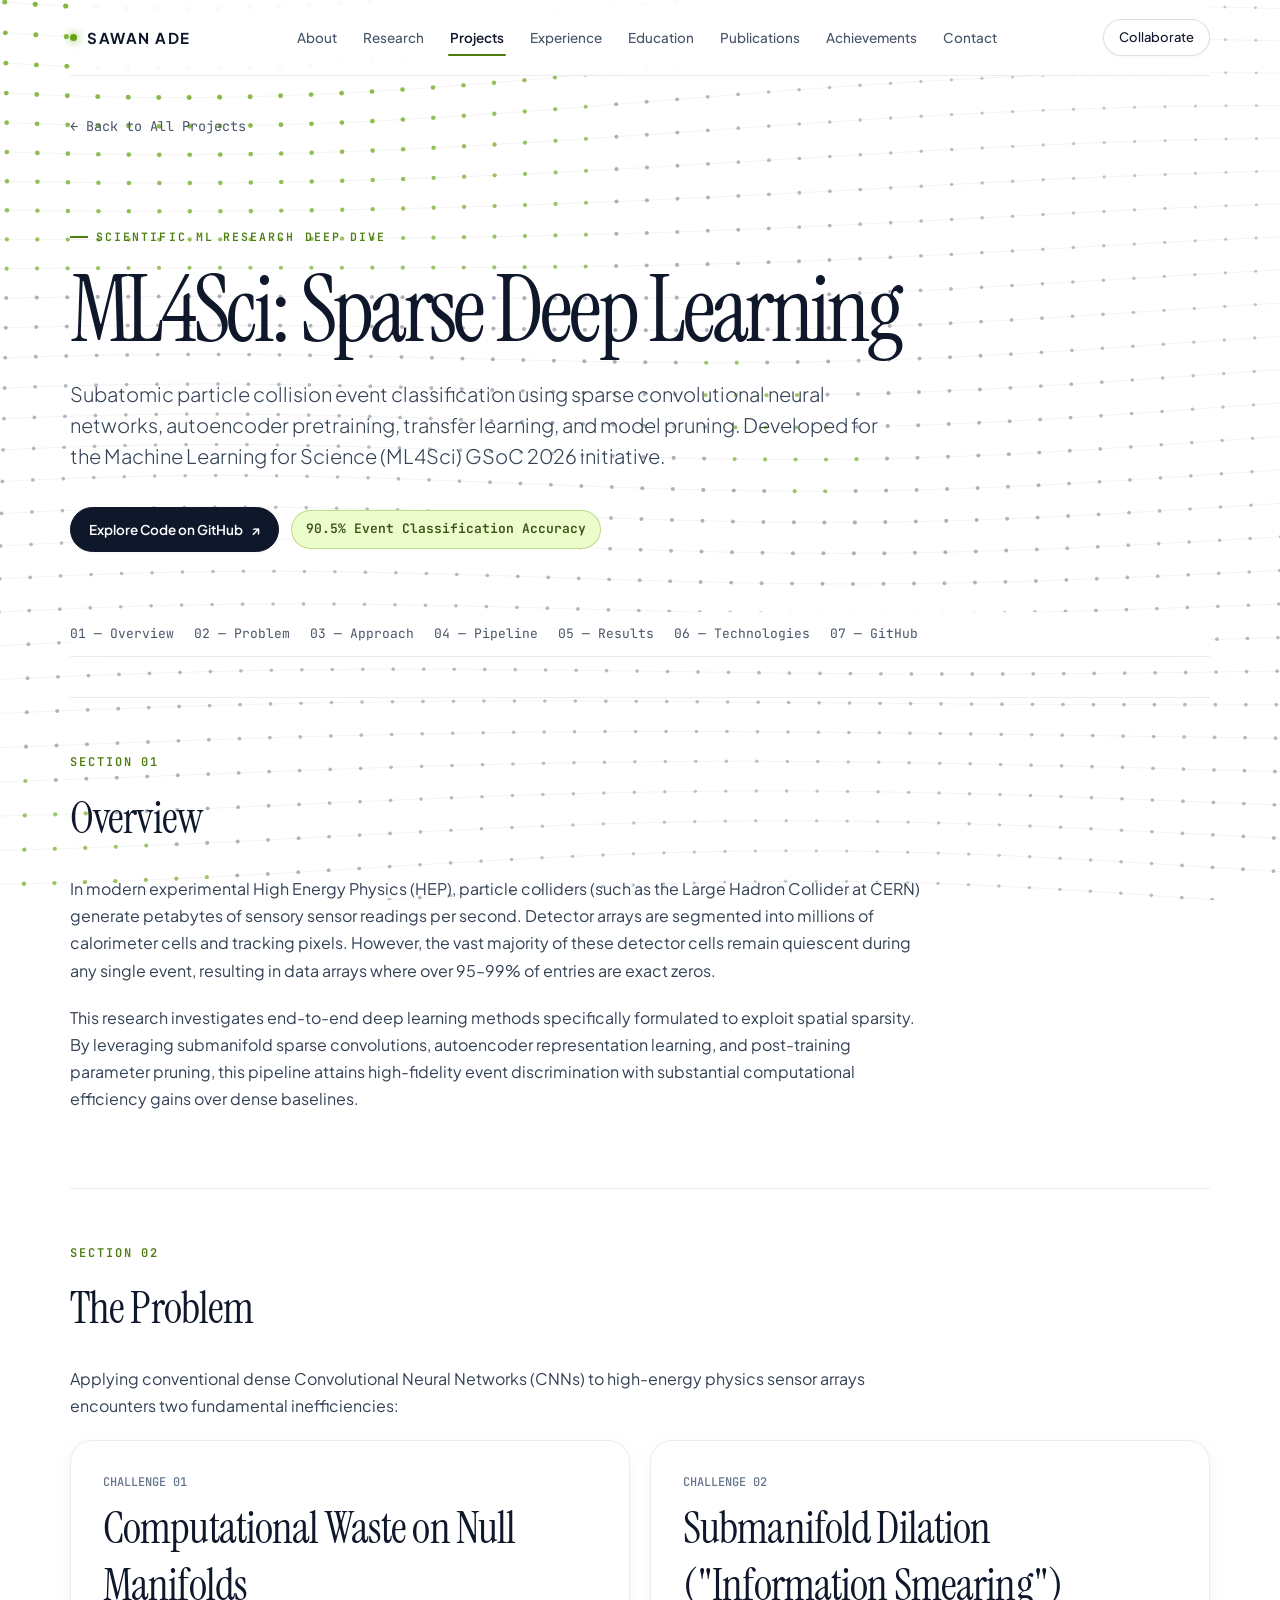
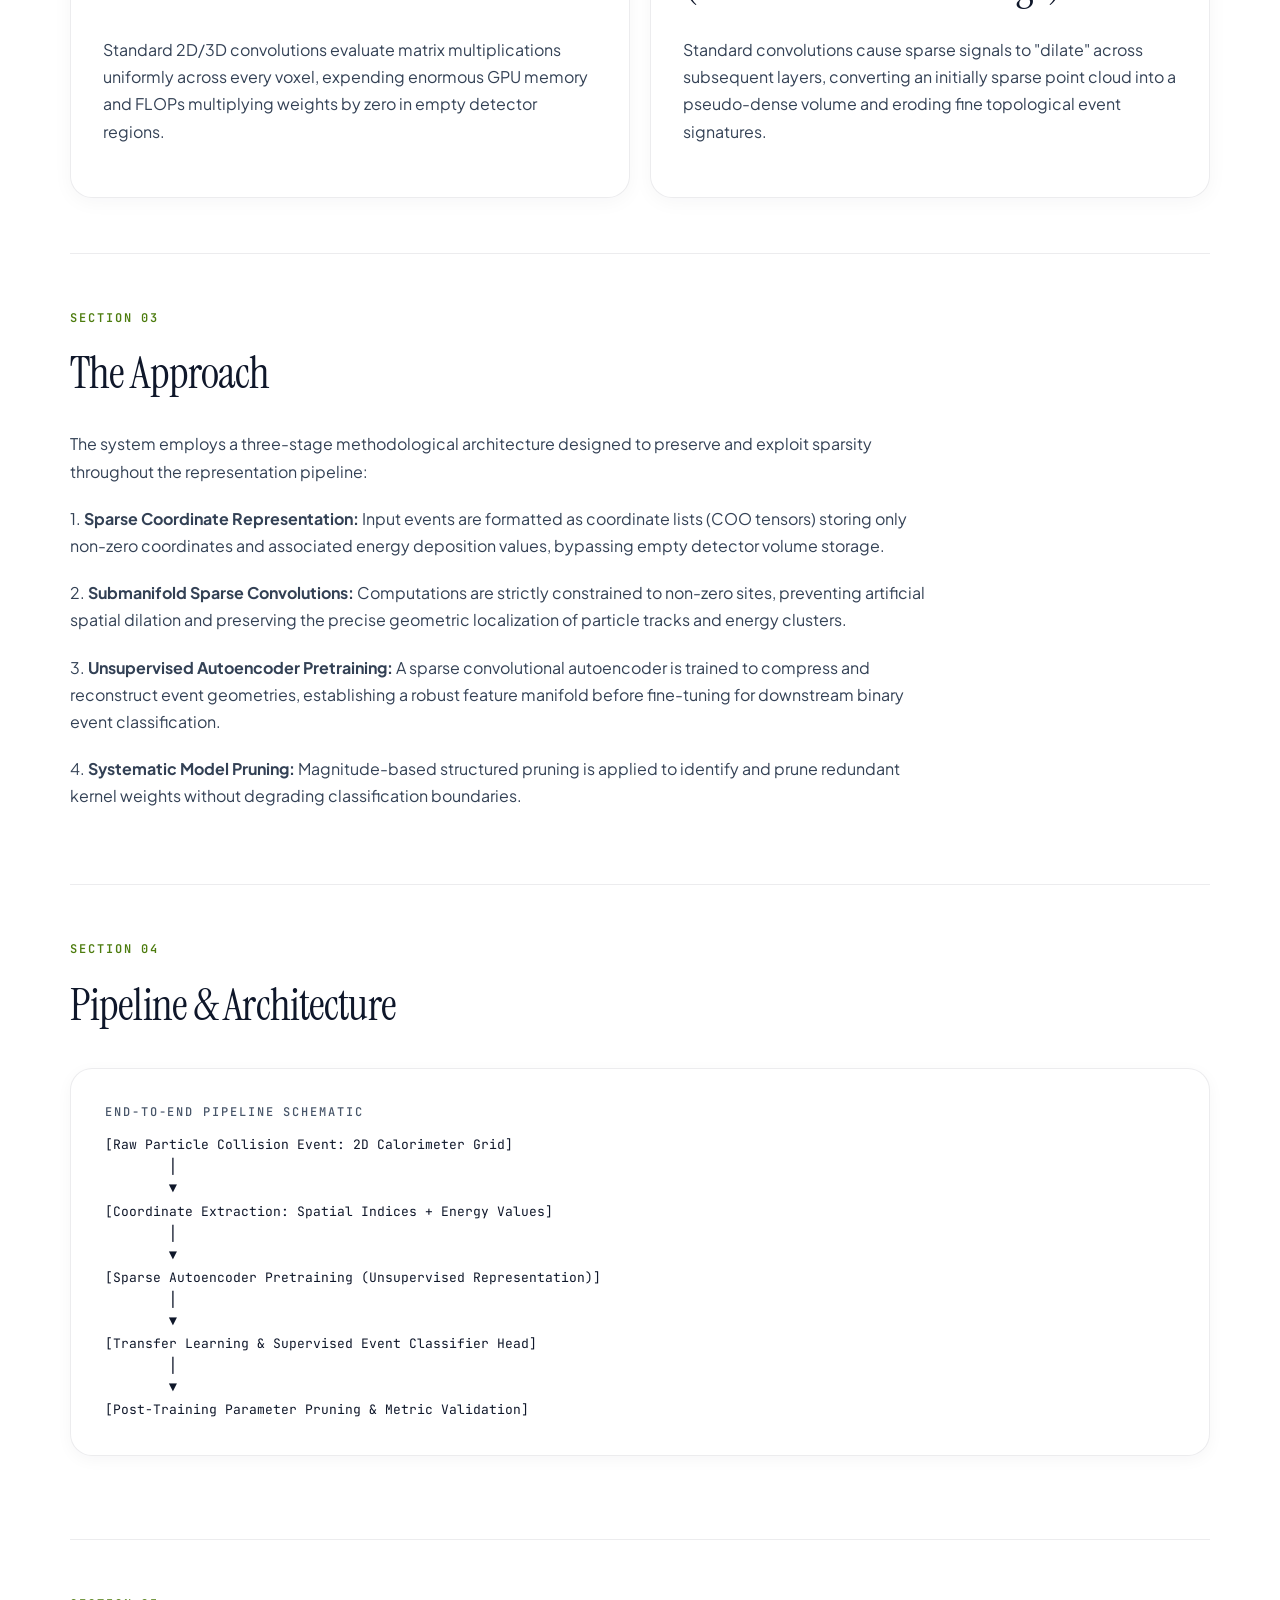
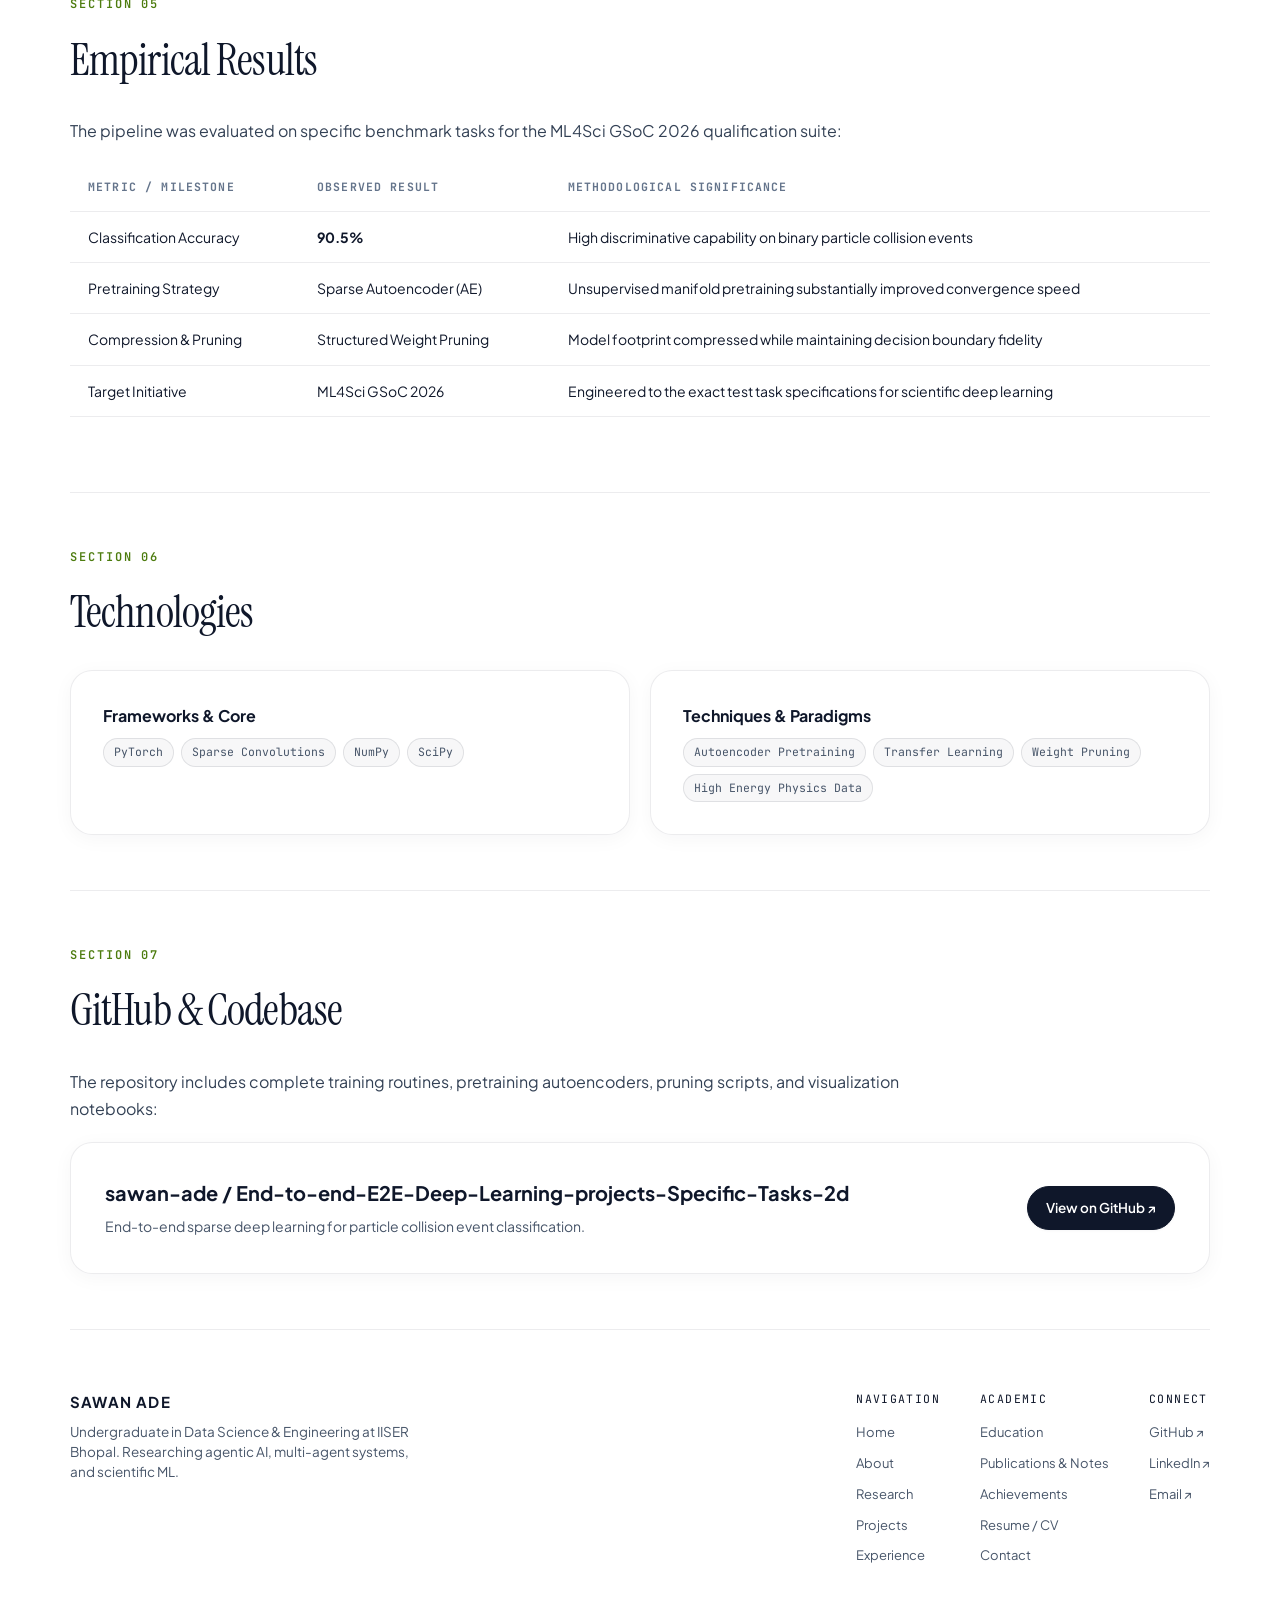
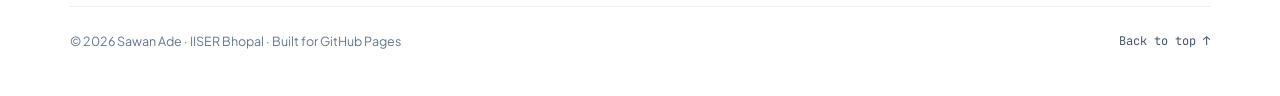
<file: project-ml4sci.html>
<!DOCTYPE html>
<html lang="en">
<head>
  <meta charset="utf-8">
  <meta name="viewport" content="width=device-width, initial-scale=1">
  <title>ML4Sci Sparse Deep Learning — Sawan Ade | Research Case Study</title>
  <meta name="description" content="Particle collision event classification using sparse convolutional neural networks, autoencoder pretraining, and model pruning for ML4Sci GSoC 2026.">
  <link rel="icon" type="image/svg+xml" href="favicon.svg">
  
  <link rel="preconnect" href="https://fonts.googleapis.com">
  <link rel="preconnect" href="https://fonts.gstatic.com" crossorigin>
  <link href="https://fonts.googleapis.com/css2?family=Instrument+Serif:ital@0;1&family=Inter:wght@300;400;500;600;700&family=JetBrains+Mono:ital,wght@0,400;0,500;0,600;1,400&family=Plus+Jakarta+Sans:wght@300;400;500;600;700;800&display=swap" rel="stylesheet">
  <link rel="stylesheet" href="style.css">
</head>
<body>
  <!-- 3D Particle Waves Canvas on White Background -->
  <canvas id="particleWavesCanvas" class="particle-waves-canvas"></canvas>

  <div class="shell">
    <!-- Navigation -->
    <nav>
      <a class="brand" href="index.html">
        <span class="brand-dot"></span>
        SAWAN ADE
      </a>
      <div class="links">
        <a href="about.html">About</a>
        <a href="research.html">Research</a>
        <a href="projects.html" class="active">Projects</a>
        <a href="experience.html">Experience</a>
        <a href="education.html">Education</a>
        <a href="publications.html">Publications</a>
        <a href="achievements.html">Achievements</a>
        <a href="contact.html">Contact</a>
      </div>
      <div class="nav-right">
        <a class="btn nav-btn" href="contact.html">Collaborate</a>
        <button class="menu-btn" aria-label="Toggle navigation menu" id="menuToggle">☰</button>
      </div>
    </nav>

    <!-- Mobile Drawer -->
    <div class="mobile-drawer" id="mobileDrawer">
      <div class="drawer-header">
        <span class="brand"><span class="brand-dot"></span> SAWAN ADE</span>
        <button class="drawer-close" id="drawerClose" aria-label="Close menu">✕</button>
      </div>
      <div class="drawer-links">
        <a href="index.html"><span class="drawer-num">01</span> Home</a>
        <a href="about.html"><span class="drawer-num">02</span> About</a>
        <a href="research.html"><span class="drawer-num">03</span> Research</a>
        <a href="projects.html"><span class="drawer-num">04</span> Projects</a>
        <a href="experience.html"><span class="drawer-num">05</span> Experience</a>
        <a href="education.html"><span class="drawer-num">06</span> Education</a>
        <a href="publications.html"><span class="drawer-num">07</span> Publications & Notes</a>
        <a href="achievements.html"><span class="drawer-num">08</span> Achievements</a>
        <a href="contact.html"><span class="drawer-num">09</span> Contact</a>
      </div>
      <div class="drawer-footer">
        <a href="resume.html" class="btn main full-width">View Resume / CV</a>
      </div>
    </div>
    <div class="drawer-backdrop" id="drawerBackdrop"></div>

    <!-- Back to Projects -->
    <div style="margin-top: 36px;">
      <a href="projects.html" class="meta-link" style="color:var(--muted); font-size:13.5px; font-family:var(--mono);">← Back to All Projects</a>
    </div>

    <!-- Deep Dive Hero -->
    <section class="deep-dive-hero">
      <div class="label">Scientific ML Research Deep Dive</div>
      <h1 class="deep-dive-title">ML4Sci: Sparse Deep Learning</h1>
      <p class="deep-dive-lead">
        Subatomic particle collision event classification using sparse convolutional neural networks, autoencoder pretraining, transfer learning, and model pruning. Developed for the Machine Learning for Science (ML4Sci) GSoC 2026 initiative.
      </p>

      <div class="buttons">
        <a class="btn main" href="https://github.com/sawan-ade/End-to-end-E2E-Deep-Learning-projects-Specific-Tasks-2d" target="_blank" rel="noopener">Explore Code on GitHub <span class="btn-arrow">↗</span></a>
        <span class="tag accent" style="font-size:13px; padding:8px 14px;">90.5% Event Classification Accuracy</span>
      </div>
    </section>

    <!-- Sticky Case Study Sub-Nav -->
    <div class="study-nav">
      <div class="study-nav-list">
        <a href="#overview">01 — Overview</a>
        <a href="#problem">02 — Problem</a>
        <a href="#approach">03 — Approach</a>
        <a href="#architecture">04 — Pipeline</a>
        <a href="#results">05 — Results</a>
        <a href="#technologies">06 — Technologies</a>
        <a href="#github">07 — GitHub</a>
      </div>
    </div>

    <!-- 01 — Overview -->
    <section class="study-section" id="overview">
      <div class="study-sec-num">SECTION 01</div>
      <h3>Overview</h3>
      <p>
        In modern experimental High Energy Physics (HEP), particle colliders (such as the Large Hadron Collider at CERN) generate petabytes of sensory sensor readings per second. Detector arrays are segmented into millions of calorimeter cells and tracking pixels. However, the vast majority of these detector cells remain quiescent during any single event, resulting in data arrays where over 95–99% of entries are exact zeros.
      </p>
      <p>
        This research investigates end-to-end deep learning methods specifically formulated to exploit spatial sparsity. By leveraging submanifold sparse convolutions, autoencoder representation learning, and post-training parameter pruning, this pipeline attains high-fidelity event discrimination with substantial computational efficiency gains over dense baselines.
      </p>
    </section>

    <!-- 02 — Problem -->
    <section class="study-section" id="problem">
      <div class="study-sec-num">SECTION 02</div>
      <h3>The Problem</h3>
      <p>
        Applying conventional dense Convolutional Neural Networks (CNNs) to high-energy physics sensor arrays encounters two fundamental inefficiencies:
      </p>
      <div class="grid">
        <div class="card">
          <div class="card-number">CHALLENGE 01</div>
          <h3 style="margin-top:8px;">Computational Waste on Null Manifolds</h3>
          <p>
            Standard 2D/3D convolutions evaluate matrix multiplications uniformly across every voxel, expending enormous GPU memory and FLOPs multiplying weights by zero in empty detector regions.
          </p>
        </div>
        <div class="card">
          <div class="card-number">CHALLENGE 02</div>
          <h3 style="margin-top:8px;">Submanifold Dilation ("Information Smearing")</h3>
          <p>
            Standard convolutions cause sparse signals to "dilate" across subsequent layers, converting an initially sparse point cloud into a pseudo-dense volume and eroding fine topological event signatures.
          </p>
        </div>
      </div>
    </section>

    <!-- 03 — Approach -->
    <section class="study-section" id="approach">
      <div class="study-sec-num">SECTION 03</div>
      <h3>The Approach</h3>
      <p>
        The system employs a three-stage methodological architecture designed to preserve and exploit sparsity throughout the representation pipeline:
      </p>
      <p>
        1. <strong>Sparse Coordinate Representation:</strong> Input events are formatted as coordinate lists (COO tensors) storing only non-zero coordinates and associated energy deposition values, bypassing empty detector volume storage.
      </p>
      <p>
        2. <strong>Submanifold Sparse Convolutions:</strong> Computations are strictly constrained to non-zero sites, preventing artificial spatial dilation and preserving the precise geometric localization of particle tracks and energy clusters.
      </p>
      <p>
        3. <strong>Unsupervised Autoencoder Pretraining:</strong> A sparse convolutional autoencoder is trained to compress and reconstruct event geometries, establishing a robust feature manifold before fine-tuning for downstream binary event classification.
      </p>
      <p>
        4. <strong>Systematic Model Pruning:</strong> Magnitude-based structured pruning is applied to identify and prune redundant kernel weights without degrading classification boundaries.
      </p>
    </section>

    <!-- 04 — Pipeline & Architecture -->
    <section class="study-section" id="architecture">
      <div class="study-sec-num">SECTION 04</div>
      <h3>Pipeline & Architecture</h3>
      
      <div class="diagram-box">
        <div class="kicker" style="margin-bottom:12px;">END-TO-END PIPELINE SCHEMATIC</div>
        <div style="font-family:var(--mono); font-size:13px; line-height:1.7; color:var(--text);">
          [Raw Particle Collision Event: 2D Calorimeter Grid]<br>
          &nbsp;&nbsp;&nbsp;&nbsp;&nbsp;&nbsp;&nbsp;&nbsp;│<br>
          &nbsp;&nbsp;&nbsp;&nbsp;&nbsp;&nbsp;&nbsp;&nbsp;▼<br>
          [Coordinate Extraction: Spatial Indices + Energy Values]<br>
          &nbsp;&nbsp;&nbsp;&nbsp;&nbsp;&nbsp;&nbsp;&nbsp;│<br>
          &nbsp;&nbsp;&nbsp;&nbsp;&nbsp;&nbsp;&nbsp;&nbsp;▼<br>
          [Sparse Autoencoder Pretraining (Unsupervised Representation)]<br>
          &nbsp;&nbsp;&nbsp;&nbsp;&nbsp;&nbsp;&nbsp;&nbsp;│<br>
          &nbsp;&nbsp;&nbsp;&nbsp;&nbsp;&nbsp;&nbsp;&nbsp;▼<br>
          [Transfer Learning & Supervised Event Classifier Head]<br>
          &nbsp;&nbsp;&nbsp;&nbsp;&nbsp;&nbsp;&nbsp;&nbsp;│<br>
          &nbsp;&nbsp;&nbsp;&nbsp;&nbsp;&nbsp;&nbsp;&nbsp;▼<br>
          [Post-Training Parameter Pruning & Metric Validation]
        </div>
      </div>
    </section>

    <!-- 05 — Results -->
    <section class="study-section" id="results">
      <div class="study-sec-num">SECTION 05</div>
      <h3>Empirical Results</h3>
      <p>
        The pipeline was evaluated on specific benchmark tasks for the ML4Sci GSoC 2026 qualification suite:
      </p>

      <table class="spec-table">
        <thead>
          <tr>
            <th>Metric / Milestone</th>
            <th>Observed Result</th>
            <th>Methodological Significance</th>
          </tr>
        </thead>
        <tbody>
          <tr>
            <td>Classification Accuracy</td>
            <td><strong>90.5%</strong></td>
            <td>High discriminative capability on binary particle collision events</td>
          </tr>
          <tr>
            <td>Pretraining Strategy</td>
            <td>Sparse Autoencoder (AE)</td>
            <td>Unsupervised manifold pretraining substantially improved convergence speed</td>
          </tr>
          <tr>
            <td>Compression & Pruning</td>
            <td>Structured Weight Pruning</td>
            <td>Model footprint compressed while maintaining decision boundary fidelity</td>
          </tr>
          <tr>
            <td>Target Initiative</td>
            <td>ML4Sci GSoC 2026</td>
            <td>Engineered to the exact test task specifications for scientific deep learning</td>
          </tr>
        </tbody>
      </table>
    </section>

    <!-- 06 — Technologies -->
    <section class="study-section" id="technologies">
      <div class="study-sec-num">SECTION 06</div>
      <h3>Technologies</h3>
      <div class="grid">
        <div class="card">
          <h4>Frameworks & Core</h4>
          <div class="meta" style="margin-top:10px;">
            <span class="tag">PyTorch</span>
            <span class="tag">Sparse Convolutions</span>
            <span class="tag">NumPy</span>
            <span class="tag">SciPy</span>
          </div>
        </div>

        <div class="card">
          <h4>Techniques & Paradigms</h4>
          <div class="meta" style="margin-top:10px;">
            <span class="tag">Autoencoder Pretraining</span>
            <span class="tag">Transfer Learning</span>
            <span class="tag">Weight Pruning</span>
            <span class="tag">High Energy Physics Data</span>
          </div>
        </div>
      </div>
    </section>

    <!-- 07 — GitHub -->
    <section class="study-section" id="github">
      <div class="study-sec-num">SECTION 07</div>
      <h3>GitHub & Codebase</h3>
      <p>
        The repository includes complete training routines, pretraining autoencoders, pruning scripts, and visualization notebooks:
      </p>

      <div class="card" style="padding: 34px; background: #ffffff;">
        <div style="display:flex; justify-content:space-between; align-items:center; flex-wrap:wrap; gap:16px;">
          <div>
            <h4 style="font-size:20px; color:var(--text); margin-bottom:6px;">sawan-ade / End-to-end-E2E-Deep-Learning-projects-Specific-Tasks-2d</h4>
            <p style="color:var(--muted); font-size:14px; margin:0;">
              End-to-end sparse deep learning for particle collision event classification.
            </p>
          </div>
          <a class="btn main" href="https://github.com/sawan-ade/End-to-end-E2E-Deep-Learning-projects-Specific-Tasks-2d" target="_blank" rel="noopener">
            View on GitHub ↗
          </a>
        </div>
      </div>
    </section>

    <!-- Footer -->
    <footer>
      <div class="footer-top">
        <div class="footer-brand">
          <h4>SAWAN ADE</h4>
          <p>
            Undergraduate in Data Science & Engineering at IISER Bhopal. Researching agentic AI, multi-agent systems, and scientific ML.
          </p>
        </div>

        <div class="footer-nav">
          <div class="footer-nav-col">
            <span class="footer-col-title">Navigation</span>
            <a href="index.html">Home</a>
            <a href="about.html">About</a>
            <a href="research.html">Research</a>
            <a href="projects.html">Projects</a>
            <a href="experience.html">Experience</a>
          </div>
          <div class="footer-nav-col">
            <span class="footer-col-title">Academic</span>
            <a href="education.html">Education</a>
            <a href="publications.html">Publications & Notes</a>
            <a href="achievements.html">Achievements</a>
            <a href="resume.html">Resume / CV</a>
            <a href="contact.html">Contact</a>
          </div>
          <div class="footer-nav-col">
            <span class="footer-col-title">Connect</span>
            <a href="https://github.com/sawan-ade" target="_blank" rel="noopener">GitHub ↗</a>
            <a href="https://www.linkedin.com/in/SawanAde/" target="_blank" rel="noopener">LinkedIn ↗</a>
            <a href="mailto:adeysawan@gmail.com">Email ↗</a>
          </div>
        </div>
      </div>

      <div class="footer-bottom">
        <span>© 2026 Sawan Ade · IISER Bhopal · Built for GitHub Pages</span>
        <a href="#" class="back-to-top">Back to top ↑</a>
      </div>
    </footer>
  </div>

  <script src="main.js"></script>
  <script src="particle-waves.js"></script>
</body>
</html>
</file>
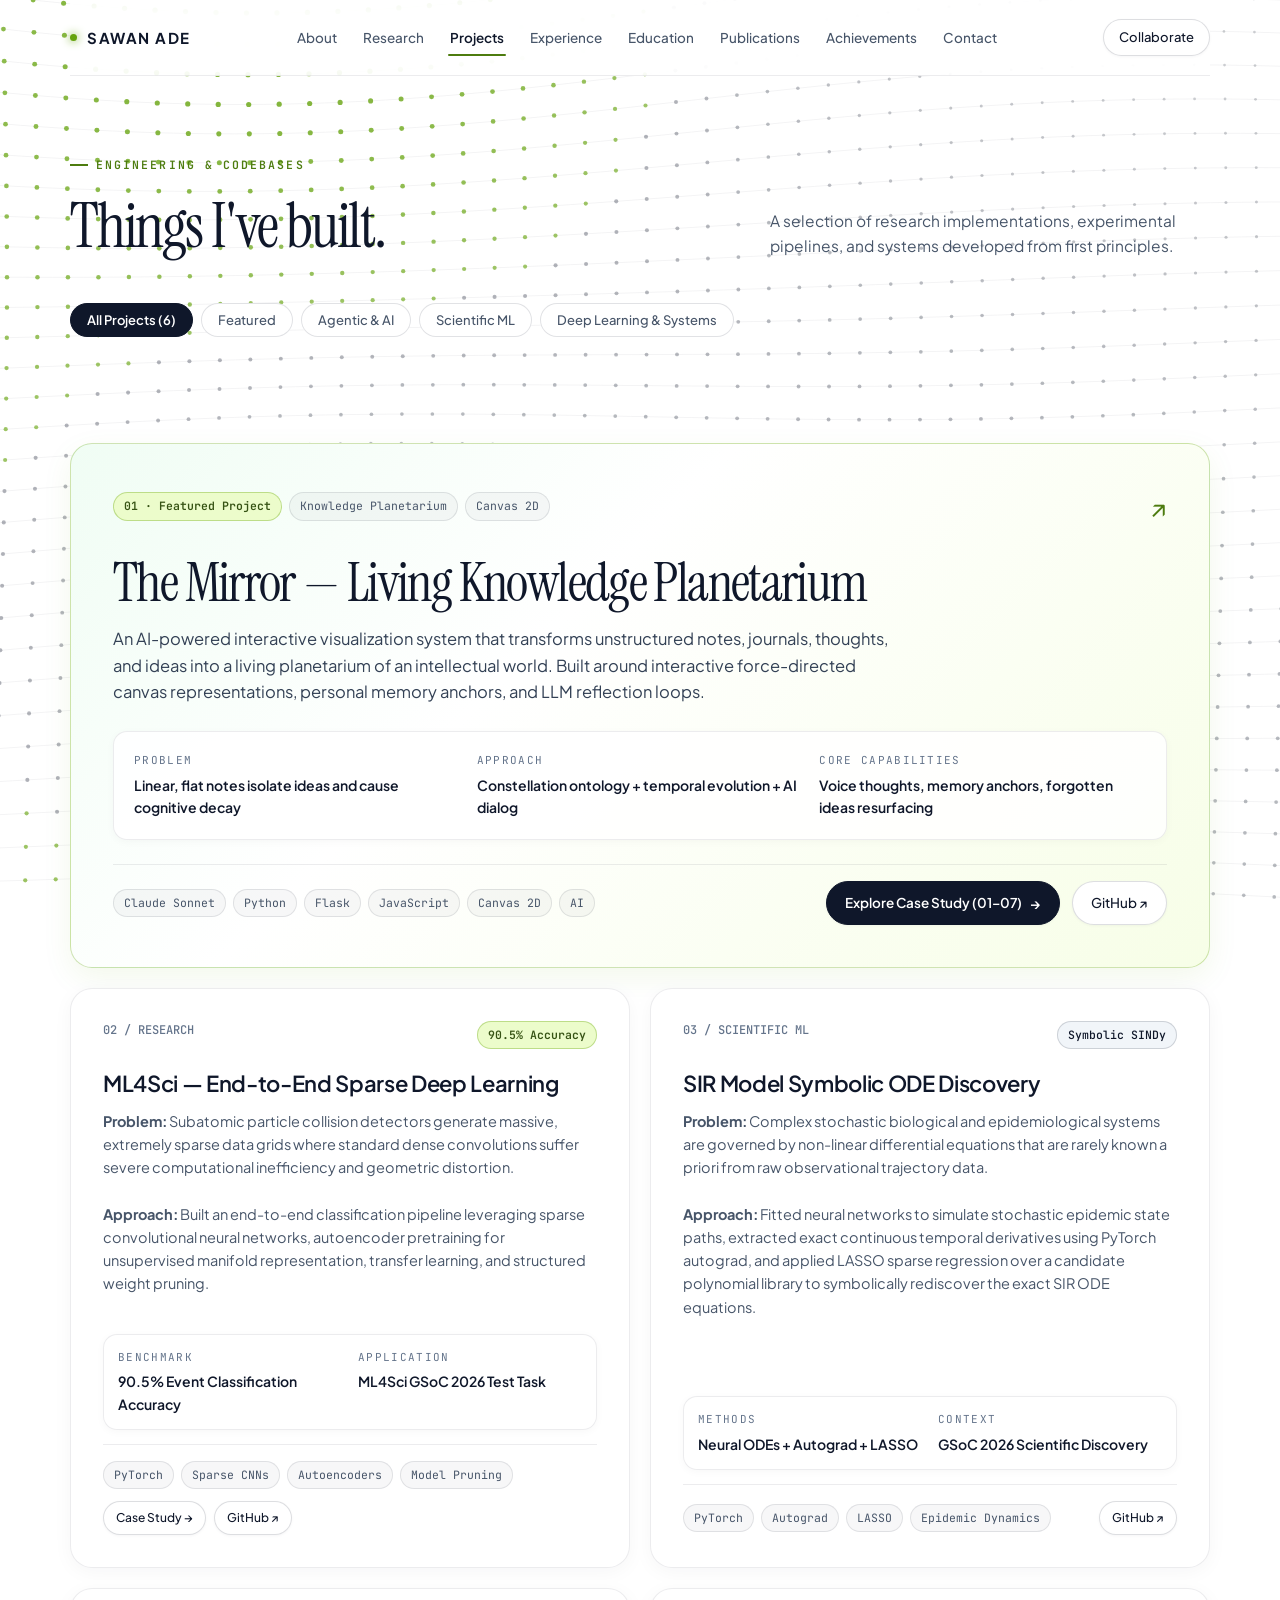
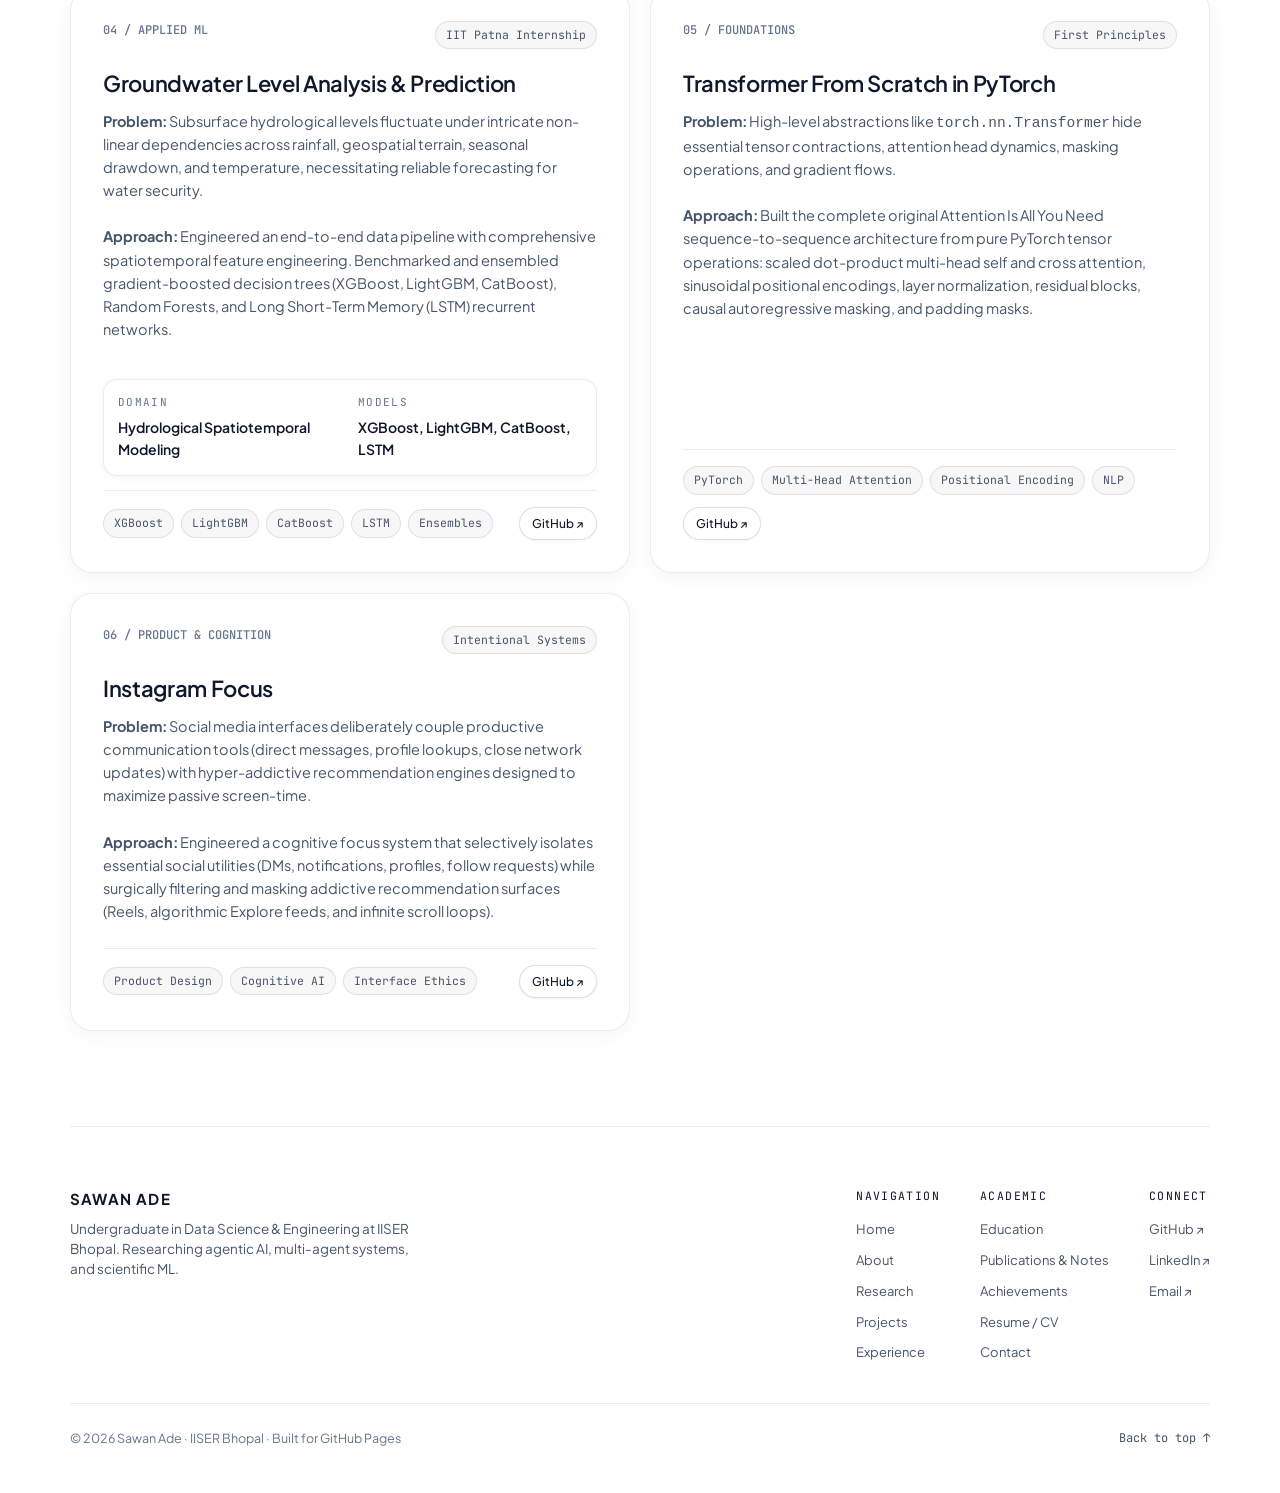
<file: projects.html>
<!DOCTYPE html>
<html lang="en">
<head>
  <meta charset="utf-8">
  <meta name="viewport" content="width=device-width, initial-scale=1">
  <title>Projects — Sawan Ade | AI/ML Researcher & Builder</title>
  <meta name="description" content="Selected projects, research implementations, and software systems built by Sawan Ade across Agentic AI, Scientific ML, and Deep Learning.">
  <link rel="icon" type="image/svg+xml" href="favicon.svg">
  
  <link rel="preconnect" href="https://fonts.googleapis.com">
  <link rel="preconnect" href="https://fonts.gstatic.com" crossorigin>
  <link href="https://fonts.googleapis.com/css2?family=Instrument+Serif:ital@0;1&family=Inter:wght@300;400;500;600;700&family=JetBrains+Mono:ital,wght@0,400;0,500;0,600;1,400&family=Plus+Jakarta+Sans:wght@300;400;500;600;700;800&display=swap" rel="stylesheet">
  <link rel="stylesheet" href="style.css">
</head>
<body>
  <!-- 3D Particle Waves Canvas on White Background -->
  <canvas id="particleWavesCanvas" class="particle-waves-canvas"></canvas>

  <div class="shell">
    <!-- Navigation -->
    <nav>
      <a class="brand" href="index.html">
        <span class="brand-dot"></span>
        SAWAN ADE
      </a>
      <div class="links">
        <a href="about.html">About</a>
        <a href="research.html">Research</a>
        <a href="projects.html">Projects</a>
        <a href="experience.html">Experience</a>
        <a href="education.html">Education</a>
        <a href="publications.html">Publications</a>
        <a href="achievements.html">Achievements</a>
        <a href="contact.html">Contact</a>
      </div>
      <div class="nav-right">
        <a class="btn nav-btn" href="contact.html">Collaborate</a>
        <button class="menu-btn" aria-label="Toggle navigation menu" id="menuToggle">☰</button>
      </div>
    </nav>

    <!-- Mobile Drawer -->
    <div class="mobile-drawer" id="mobileDrawer">
      <div class="drawer-header">
        <span class="brand"><span class="brand-dot"></span> SAWAN ADE</span>
        <button class="drawer-close" id="drawerClose" aria-label="Close menu">✕</button>
      </div>
      <div class="drawer-links">
        <a href="index.html"><span class="drawer-num">01</span> Home</a>
        <a href="about.html"><span class="drawer-num">02</span> About</a>
        <a href="research.html"><span class="drawer-num">03</span> Research</a>
        <a href="projects.html"><span class="drawer-num">04</span> Projects</a>
        <a href="experience.html"><span class="drawer-num">05</span> Experience</a>
        <a href="education.html"><span class="drawer-num">06</span> Education</a>
        <a href="publications.html"><span class="drawer-num">07</span> Publications & Notes</a>
        <a href="achievements.html"><span class="drawer-num">08</span> Achievements</a>
        <a href="contact.html"><span class="drawer-num">09</span> Contact</a>
      </div>
      <div class="drawer-footer">
        <a href="resume.html" class="btn main full-width">View Resume / CV</a>
      </div>
    </div>
    <div class="drawer-backdrop" id="drawerBackdrop"></div>

    <!-- Page Header -->
    <section class="page-head">
      <div class="label">Engineering & Codebases</div>
      <div class="section-head">
        <div>
          <h2>Things I've <span class="italic-word">built</span>.</h2>
        </div>
        <p>
          A selection of research implementations, experimental pipelines, and systems developed from first principles.
        </p>
      </div>

      <!-- Filter Tabs -->
      <div class="filter-tabs">
        <button class="filter-tab active" data-filter="all">All Projects (6)</button>
        <button class="filter-tab" data-filter="featured">Featured</button>
        <button class="filter-tab" data-filter="ai">Agentic & AI</button>
        <button class="filter-tab" data-filter="sciml">Scientific ML</button>
        <button class="filter-tab" data-filter="systems">Deep Learning & Systems</button>
      </div>
    </section>

    <!-- Projects Grid -->
    <section style="padding-top: 20px; border-top:none;">
      <div class="grid">

        <!-- 01: The Mirror (Featured Full Width) -->
        <div class="card feature project-item" data-category="featured ai">
          <div>
            <div class="feature-tag-row">
              <div class="meta">
                <span class="tag accent">01 · Featured Project</span>
                <span class="tag">Knowledge Planetarium</span>
                <span class="tag">Canvas 2D</span>
              </div>
              <a href="project-mirror.html" class="card-arrow" title="Read case study" style="font-size:26px;">↗</a>
            </div>

            <div class="feature-content">
              <h3>The Mirror — Living Knowledge Planetarium</h3>
              <p>
                An AI-powered interactive visualization system that transforms unstructured notes, journals, thoughts, and ideas into a living planetarium of an intellectual world. Built around interactive force-directed canvas representations, personal memory anchors, and LLM reflection loops.
              </p>
            </div>

            <div class="feature-meta-grid">
              <div>
                <div class="feature-stat-label">Problem</div>
                <div class="feature-stat-val">Linear, flat notes isolate ideas and cause cognitive decay</div>
              </div>
              <div>
                <div class="feature-stat-label">Approach</div>
                <div class="feature-stat-val">Constellation ontology + temporal evolution + AI dialog</div>
              </div>
              <div>
                <div class="feature-stat-label">Core Capabilities</div>
                <div class="feature-stat-val">Voice thoughts, memory anchors, forgotten ideas resurfacing</div>
              </div>
            </div>
          </div>

          <div class="card-footer">
            <div class="meta">
              <span class="tag">Claude Sonnet</span>
              <span class="tag">Python</span>
              <span class="tag">Flask</span>
              <span class="tag">JavaScript</span>
              <span class="tag">Canvas 2D</span>
              <span class="tag">AI</span>
            </div>
            <div class="buttons" style="margin-top:0;">
              <a class="btn main" href="project-mirror.html">Explore Case Study (01–07) <span class="btn-arrow">→</span></a>
              <a class="btn" href="https://github.com/sawan-ade/The-Mirror" target="_blank" rel="noopener">GitHub ↗</a>
            </div>
          </div>
        </div>

        <!-- 02: ML4Sci Sparse DL -->
        <div class="card project-item" data-category="featured sciml systems">
          <div class="card-top">
            <span class="card-number">02 / RESEARCH</span>
            <span class="tag accent">90.5% Accuracy</span>
          </div>
          <h3><a href="project-ml4sci.html">ML4Sci — End-to-End Sparse Deep Learning</a></h3>
          <p>
            <strong>Problem:</strong> Subatomic particle collision detectors generate massive, extremely sparse data grids where standard dense convolutions suffer severe computational inefficiency and geometric distortion.<br><br>
            <strong>Approach:</strong> Built an end-to-end classification pipeline leveraging sparse convolutional neural networks, autoencoder pretraining for unsupervised manifold representation, transfer learning, and structured weight pruning.
          </p>
          <div class="feature-meta-grid" style="margin: 14px 0; padding: 14px;">
            <div>
              <div class="feature-stat-label">Benchmark</div>
              <div class="feature-stat-val">90.5% Event Classification Accuracy</div>
            </div>
            <div>
              <div class="feature-stat-label">Application</div>
              <div class="feature-stat-val">ML4Sci GSoC 2026 Test Task</div>
            </div>
          </div>
          <div class="card-footer">
            <div class="meta">
              <span class="tag">PyTorch</span>
              <span class="tag">Sparse CNNs</span>
              <span class="tag">Autoencoders</span>
              <span class="tag">Model Pruning</span>
            </div>
            <div style="display:flex; gap:8px;">
              <a class="btn" style="padding:6px 12px; font-size:12px;" href="project-ml4sci.html">Case Study →</a>
              <a class="btn" style="padding:6px 12px; font-size:12px;" href="https://github.com/sawan-ade/End-to-end-E2E-Deep-Learning-projects-Specific-Tasks-2d" target="_blank" rel="noopener">GitHub ↗</a>
            </div>
          </div>
        </div>

        <!-- 03: SIR Model Symbolic Discovery -->
        <div class="card project-item" data-category="sciml systems">
          <div class="card-top">
            <span class="card-number">03 / SCIENTIFIC ML</span>
            <span class="tag highlight">Symbolic SINDy</span>
          </div>
          <h3><a href="https://github.com/sawan-ade/sir-model-gsoc-2026" target="_blank" rel="noopener">SIR Model Symbolic ODE Discovery</a></h3>
          <p>
            <strong>Problem:</strong> Complex stochastic biological and epidemiological systems are governed by non-linear differential equations that are rarely known a priori from raw observational trajectory data.<br><br>
            <strong>Approach:</strong> Fitted neural networks to simulate stochastic epidemic state paths, extracted exact continuous temporal derivatives using PyTorch autograd, and applied LASSO sparse regression over a candidate polynomial library to symbolically rediscover the exact SIR ODE equations.
          </p>
          <div class="feature-meta-grid" style="margin: 14px 0; padding: 14px;">
            <div>
              <div class="feature-stat-label">Methods</div>
              <div class="feature-stat-val">Neural ODEs + Autograd + LASSO</div>
            </div>
            <div>
              <div class="feature-stat-label">Context</div>
              <div class="feature-stat-val">GSoC 2026 Scientific Discovery</div>
            </div>
          </div>
          <div class="card-footer">
            <div class="meta">
              <span class="tag">PyTorch</span>
              <span class="tag">Autograd</span>
              <span class="tag">LASSO</span>
              <span class="tag">Epidemic Dynamics</span>
            </div>
            <a class="btn" style="padding:6px 12px; font-size:12px;" href="https://github.com/sawan-ade/sir-model-gsoc-2026" target="_blank" rel="noopener">GitHub ↗</a>
          </div>
        </div>

        <!-- 04: Groundwater Prediction -->
        <div class="card project-item" data-category="systems">
          <div class="card-top">
            <span class="card-number">04 / APPLIED ML</span>
            <span class="tag">IIT Patna Internship</span>
          </div>
          <h3><a href="https://github.com/sawan-ade/Groundwater-level-analysis-and-prediction-using-ML-IITP-Summer-Internship-Project" target="_blank" rel="noopener">Groundwater Level Analysis & Prediction</a></h3>
          <p>
            <strong>Problem:</strong> Subsurface hydrological levels fluctuate under intricate non-linear dependencies across rainfall, geospatial terrain, seasonal drawdown, and temperature, necessitating reliable forecasting for water security.<br><br>
            <strong>Approach:</strong> Engineered an end-to-end data pipeline with comprehensive spatiotemporal feature engineering. Benchmarked and ensembled gradient-boosted decision trees (XGBoost, LightGBM, CatBoost), Random Forests, and Long Short-Term Memory (LSTM) recurrent networks.
          </p>
          <div class="feature-meta-grid" style="margin: 14px 0; padding: 14px;">
            <div>
              <div class="feature-stat-label">Domain</div>
              <div class="feature-stat-val">Hydrological Spatiotemporal Modeling</div>
            </div>
            <div>
              <div class="feature-stat-label">Models</div>
              <div class="feature-stat-val">XGBoost, LightGBM, CatBoost, LSTM</div>
            </div>
          </div>
          <div class="card-footer">
            <div class="meta">
              <span class="tag">XGBoost</span>
              <span class="tag">LightGBM</span>
              <span class="tag">CatBoost</span>
              <span class="tag">LSTM</span>
              <span class="tag">Ensembles</span>
            </div>
            <a class="btn" style="padding:6px 12px; font-size:12px;" href="https://github.com/sawan-ade/Groundwater-level-analysis-and-prediction-using-ML-IITP-Summer-Internship-Project" target="_blank" rel="noopener">GitHub ↗</a>
          </div>
        </div>

        <!-- 05: Transformer From Scratch -->
        <div class="card project-item" data-category="systems ai">
          <div class="card-top">
            <span class="card-number">05 / FOUNDATIONS</span>
            <span class="tag">First Principles</span>
          </div>
          <h3><a href="https://github.com/sawan-ade/Transformer-encoder-decoder-in-PyTorch-from-scratch-" target="_blank" rel="noopener">Transformer From Scratch in PyTorch</a></h3>
          <p>
            <strong>Problem:</strong> High-level abstractions like <code>torch.nn.Transformer</code> hide essential tensor contractions, attention head dynamics, masking operations, and gradient flows.<br><br>
            <strong>Approach:</strong> Built the complete original Attention Is All You Need sequence-to-sequence architecture from pure PyTorch tensor operations: scaled dot-product multi-head self and cross attention, sinusoidal positional encodings, layer normalization, residual blocks, causal autoregressive masking, and padding masks.
          </p>
          <div class="card-footer">
            <div class="meta">
              <span class="tag">PyTorch</span>
              <span class="tag">Multi-Head Attention</span>
              <span class="tag">Positional Encoding</span>
              <span class="tag">NLP</span>
            </div>
            <a class="btn" style="padding:6px 12px; font-size:12px;" href="https://github.com/sawan-ade/Transformer-encoder-decoder-in-PyTorch-from-scratch-" target="_blank" rel="noopener">GitHub ↗</a>
          </div>
        </div>

        <!-- 06: Instagram Focus -->
        <div class="card project-item" data-category="ai systems">
          <div class="card-top">
            <span class="card-number">06 / PRODUCT & COGNITION</span>
            <span class="tag">Intentional Systems</span>
          </div>
          <h3><a href="https://github.com/sawan-ade/instagram-focus" target="_blank" rel="noopener">Instagram Focus</a></h3>
          <p>
            <strong>Problem:</strong> Social media interfaces deliberately couple productive communication tools (direct messages, profile lookups, close network updates) with hyper-addictive recommendation engines designed to maximize passive screen-time.<br><br>
            <strong>Approach:</strong> Engineered a cognitive focus system that selectively isolates essential social utilities (DMs, notifications, profiles, follow requests) while surgically filtering and masking addictive recommendation surfaces (Reels, algorithmic Explore feeds, and infinite scroll loops).
          </p>
          <div class="card-footer">
            <div class="meta">
              <span class="tag">Product Design</span>
              <span class="tag">Cognitive AI</span>
              <span class="tag">Interface Ethics</span>
            </div>
            <a class="btn" style="padding:6px 12px; font-size:12px;" href="https://github.com/sawan-ade/instagram-focus" target="_blank" rel="noopener">GitHub ↗</a>
          </div>
        </div>

      </div>
    </section>

    <!-- Footer -->
    <footer>
      <div class="footer-top">
        <div class="footer-brand">
          <h4>SAWAN ADE</h4>
          <p>
            Undergraduate in Data Science & Engineering at IISER Bhopal. Researching agentic AI, multi-agent systems, and scientific ML.
          </p>
        </div>

        <div class="footer-nav">
          <div class="footer-nav-col">
            <span class="footer-col-title">Navigation</span>
            <a href="index.html">Home</a>
            <a href="about.html">About</a>
            <a href="research.html">Research</a>
            <a href="projects.html">Projects</a>
            <a href="experience.html">Experience</a>
          </div>
          <div class="footer-nav-col">
            <span class="footer-col-title">Academic</span>
            <a href="education.html">Education</a>
            <a href="publications.html">Publications & Notes</a>
            <a href="achievements.html">Achievements</a>
            <a href="resume.html">Resume / CV</a>
            <a href="contact.html">Contact</a>
          </div>
          <div class="footer-nav-col">
            <span class="footer-col-title">Connect</span>
            <a href="https://github.com/sawan-ade" target="_blank" rel="noopener">GitHub ↗</a>
            <a href="https://www.linkedin.com/in/SawanAde/" target="_blank" rel="noopener">LinkedIn ↗</a>
            <a href="mailto:adeysawan@gmail.com">Email ↗</a>
          </div>
        </div>
      </div>

      <div class="footer-bottom">
        <span>© 2026 Sawan Ade · IISER Bhopal · Built for GitHub Pages</span>
        <a href="#" class="back-to-top">Back to top ↑</a>
      </div>
    </footer>
  </div>

  <script src="main.js"></script>
  <script src="particle-waves.js"></script>
</body>
</html>
</file>
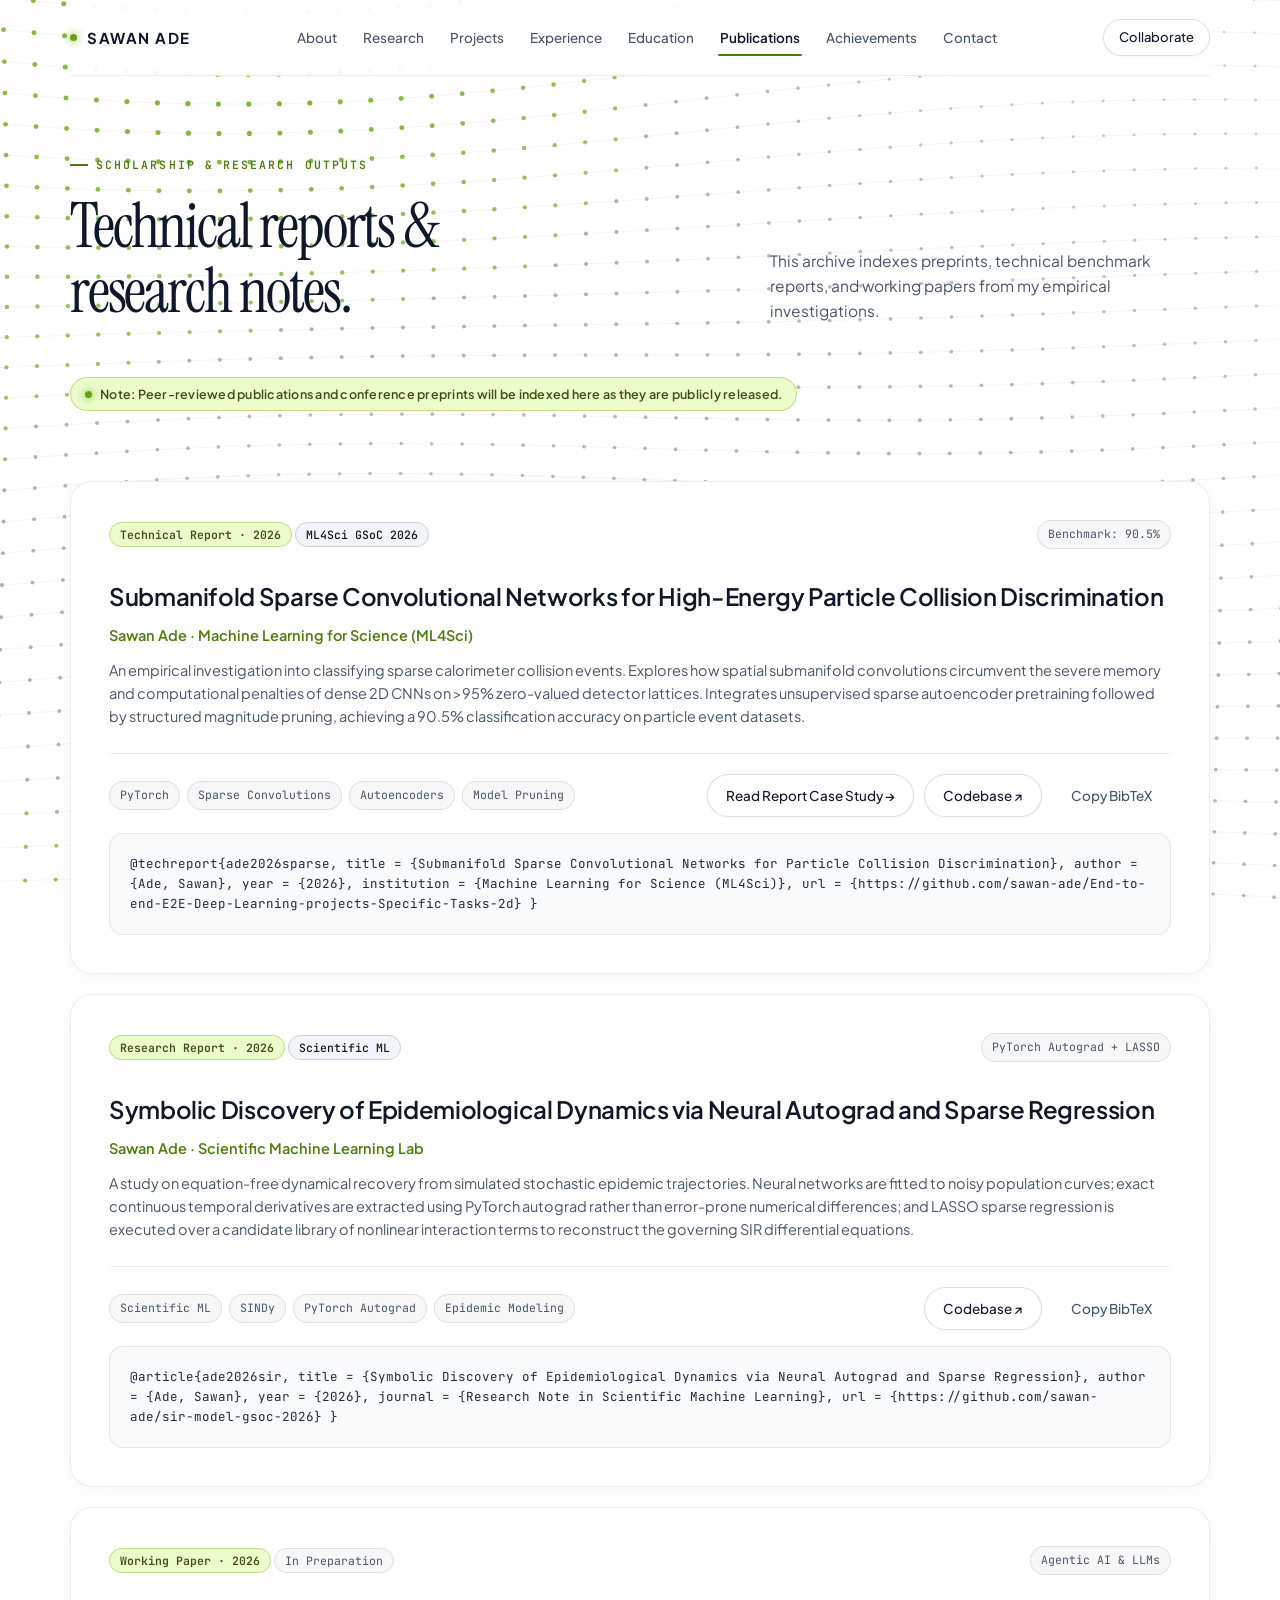
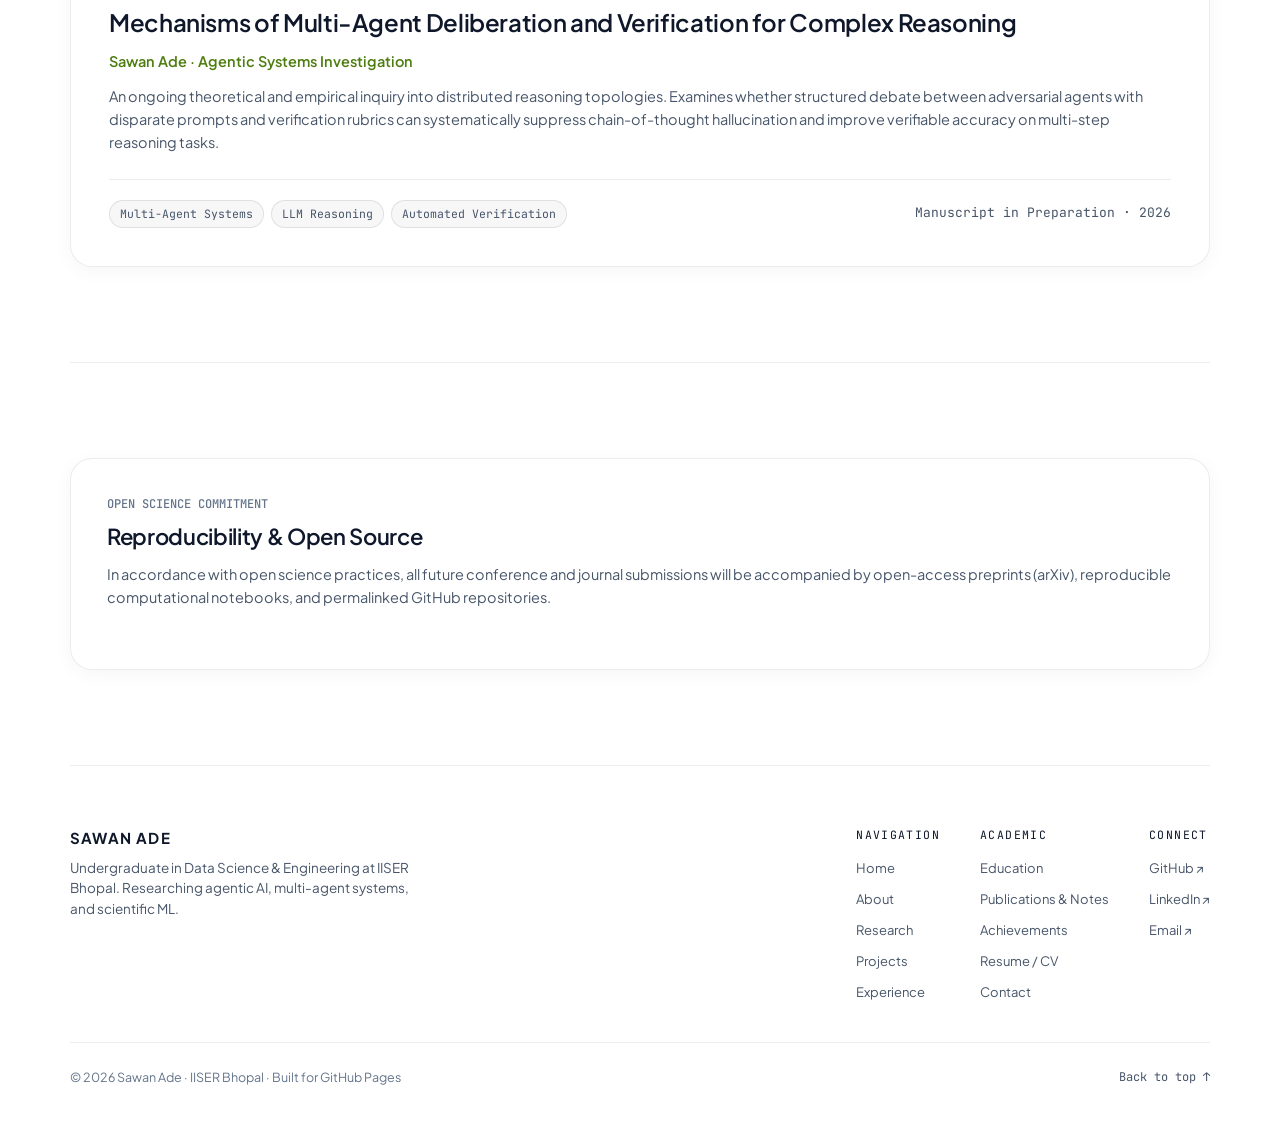
<file: publications.html>
<!DOCTYPE html>
<html lang="en">
<head>
  <meta charset="utf-8">
  <meta name="viewport" content="width=device-width, initial-scale=1">
  <title>Publications & Notes — Sawan Ade | AI/ML Researcher & Builder</title>
  <meta name="description" content="Technical reports, preprints, and working research notes authored by Sawan Ade on Sparse Deep Learning, Scientific ML, and Multi-Agent Reasoning.">
  <link rel="icon" type="image/svg+xml" href="favicon.svg">
  
  <link rel="preconnect" href="https://fonts.googleapis.com">
  <link rel="preconnect" href="https://fonts.gstatic.com" crossorigin>
  <link href="https://fonts.googleapis.com/css2?family=Instrument+Serif:ital@0;1&family=Inter:wght@300;400;500;600;700&family=JetBrains+Mono:ital,wght@0,400;0,500;0,600;1,400&family=Plus+Jakarta+Sans:wght@300;400;500;600;700;800&display=swap" rel="stylesheet">
  <link rel="stylesheet" href="style.css">
</head>
<body>
  <!-- 3D Particle Waves Canvas on White Background -->
  <canvas id="particleWavesCanvas" class="particle-waves-canvas"></canvas>

  <div class="shell">
    <!-- Navigation -->
    <nav>
      <a class="brand" href="index.html">
        <span class="brand-dot"></span>
        SAWAN ADE
      </a>
      <div class="links">
        <a href="about.html">About</a>
        <a href="research.html">Research</a>
        <a href="projects.html">Projects</a>
        <a href="experience.html">Experience</a>
        <a href="education.html">Education</a>
        <a href="publications.html" class="active">Publications</a>
        <a href="achievements.html">Achievements</a>
        <a href="contact.html">Contact</a>
      </div>
      <div class="nav-right">
        <a class="btn nav-btn" href="contact.html">Collaborate</a>
        <button class="menu-btn" aria-label="Toggle navigation menu" id="menuToggle">☰</button>
      </div>
    </nav>

    <!-- Mobile Drawer -->
    <div class="mobile-drawer" id="mobileDrawer">
      <div class="drawer-header">
        <span class="brand"><span class="brand-dot"></span> SAWAN ADE</span>
        <button class="drawer-close" id="drawerClose" aria-label="Close menu">✕</button>
      </div>
      <div class="drawer-links">
        <a href="index.html"><span class="drawer-num">01</span> Home</a>
        <a href="about.html"><span class="drawer-num">02</span> About</a>
        <a href="research.html"><span class="drawer-num">03</span> Research</a>
        <a href="projects.html"><span class="drawer-num">04</span> Projects</a>
        <a href="experience.html"><span class="drawer-num">05</span> Experience</a>
        <a href="education.html"><span class="drawer-num">06</span> Education</a>
        <a href="publications.html"><span class="drawer-num">07</span> Publications & Notes</a>
        <a href="achievements.html"><span class="drawer-num">08</span> Achievements</a>
        <a href="contact.html"><span class="drawer-num">09</span> Contact</a>
      </div>
      <div class="drawer-footer">
        <a href="resume.html" class="btn main full-width">View Resume / CV</a>
      </div>
    </div>
    <div class="drawer-backdrop" id="drawerBackdrop"></div>

    <!-- Page Header -->
    <section class="page-head">
      <div class="label">Scholarship & Research Outputs</div>
      <div class="section-head">
        <div>
          <h2>Technical reports &<br><span class="italic-word">research</span> notes.</h2>
        </div>
        <p>
          This archive indexes preprints, technical benchmark reports, and working papers from my empirical investigations.
        </p>
      </div>

      <div class="status-badge" style="margin-top: 10px;">
        <span class="pulse-dot"></span>
        Note: Peer-reviewed publications and conference preprints will be indexed here as they are publicly released.
      </div>
    </section>

    <!-- Publications List -->
    <section style="padding-top: 20px; border-top:none;">
      <div class="grid-1">

        <!-- Report 01: Sparse DL -->
        <div class="card" style="padding: 38px;">
          <div class="card-top">
            <div>
              <span class="tag accent">Technical Report · 2026</span>
              <span class="tag highlight">ML4Sci GSoC 2026</span>
            </div>
            <span class="tag">Benchmark: 90.5%</span>
          </div>

          <h3 style="font-size: 24px; margin: 12px 0;">
            Submanifold Sparse Convolutional Networks for High-Energy Particle Collision Discrimination
          </h3>
          <div class="role-org" style="margin-bottom: 12px;">
            Sawan Ade · Machine Learning for Science (ML4Sci)
          </div>

          <p>
            An empirical investigation into classifying sparse calorimeter collision events. Explores how spatial submanifold convolutions circumvent the severe memory and computational penalties of dense 2D CNNs on >95% zero-valued detector lattices. Integrates unsupervised sparse autoencoder pretraining followed by structured magnitude pruning, achieving a 90.5% classification accuracy on particle event datasets.
          </p>

          <div class="card-footer" style="padding-top: 20px;">
            <div class="meta">
              <span class="tag">PyTorch</span>
              <span class="tag">Sparse Convolutions</span>
              <span class="tag">Autoencoders</span>
              <span class="tag">Model Pruning</span>
            </div>
            <div style="display:flex; gap:10px; align-items:center;">
              <a class="btn" href="project-ml4sci.html">Read Report Case Study →</a>
              <a class="btn" href="https://github.com/sawan-ade/End-to-end-E2E-Deep-Learning-projects-Specific-Tasks-2d" target="_blank" rel="noopener">Codebase ↗</a>
              <button class="btn subtle copy-bibtex-btn" data-target="bibtex-1">Copy BibTeX</button>
            </div>
          </div>

          <!-- BibTeX snippet -->
          <div class="bibtex-snippet" id="bibtex-1">
@techreport{ade2026sparse,
  title   = {Submanifold Sparse Convolutional Networks for Particle Collision Discrimination},
  author  = {Ade, Sawan},
  year    = {2026},
  institution = {Machine Learning for Science (ML4Sci)},
  url     = {https://github.com/sawan-ade/End-to-end-E2E-Deep-Learning-projects-Specific-Tasks-2d}
}</div>
        </div>

        <!-- Report 02: SIR Model Symbolic Discovery -->
        <div class="card" style="padding: 38px;">
          <div class="card-top">
            <div>
              <span class="tag accent">Research Report · 2026</span>
              <span class="tag highlight">Scientific ML</span>
            </div>
            <span class="tag">PyTorch Autograd + LASSO</span>
          </div>

          <h3 style="font-size: 24px; margin: 12px 0;">
            Symbolic Discovery of Epidemiological Dynamics via Neural Autograd and Sparse Regression
          </h3>
          <div class="role-org" style="margin-bottom: 12px;">
            Sawan Ade · Scientific Machine Learning Lab
          </div>

          <p>
            A study on equation-free dynamical recovery from simulated stochastic epidemic trajectories. Neural networks are fitted to noisy population curves; exact continuous temporal derivatives are extracted using PyTorch autograd rather than error-prone numerical differences; and LASSO sparse regression is executed over a candidate library of nonlinear interaction terms to reconstruct the governing SIR differential equations.
          </p>

          <div class="card-footer" style="padding-top: 20px;">
            <div class="meta">
              <span class="tag">Scientific ML</span>
              <span class="tag">SINDy</span>
              <span class="tag">PyTorch Autograd</span>
              <span class="tag">Epidemic Modeling</span>
            </div>
            <div style="display:flex; gap:10px; align-items:center;">
              <a class="btn" href="https://github.com/sawan-ade/sir-model-gsoc-2026" target="_blank" rel="noopener">Codebase ↗</a>
              <button class="btn subtle copy-bibtex-btn" data-target="bibtex-2">Copy BibTeX</button>
            </div>
          </div>

          <div class="bibtex-snippet" id="bibtex-2">
@article{ade2026sir,
  title   = {Symbolic Discovery of Epidemiological Dynamics via Neural Autograd and Sparse Regression},
  author  = {Ade, Sawan},
  year    = {2026},
  journal = {Research Note in Scientific Machine Learning},
  url     = {https://github.com/sawan-ade/sir-model-gsoc-2026}
}</div>
        </div>

        <!-- Report 03: Multi-Agent Deliberation -->
        <div class="card" style="padding: 38px;">
          <div class="card-top">
            <div>
              <span class="tag accent">Working Paper · 2026</span>
              <span class="tag">In Preparation</span>
            </div>
            <span class="tag">Agentic AI & LLMs</span>
          </div>

          <h3 style="font-size: 24px; margin: 12px 0;">
            Mechanisms of Multi-Agent Deliberation and Verification for Complex Reasoning
          </h3>
          <div class="role-org" style="margin-bottom: 12px;">
            Sawan Ade · Agentic Systems Investigation
          </div>

          <p>
            An ongoing theoretical and empirical inquiry into distributed reasoning topologies. Examines whether structured debate between adversarial agents with disparate prompts and verification rubrics can systematically suppress chain-of-thought hallucination and improve verifiable accuracy on multi-step reasoning tasks.
          </p>

          <div class="card-footer" style="padding-top: 20px;">
            <div class="meta">
              <span class="tag">Multi-Agent Systems</span>
              <span class="tag">LLM Reasoning</span>
              <span class="tag">Automated Verification</span>
            </div>
            <span style="font-size:13px; color:var(--muted); font-family:var(--mono);">Manuscript in Preparation · 2026</span>
          </div>
        </div>

      </div>
    </section>

    <!-- Upcoming & Extensible Notice -->
    <section>
      <div class="card" style="padding: 36px; background: #ffffff;">
        <div class="card-number">OPEN SCIENCE COMMITMENT</div>
        <h3 style="margin-top:8px;">Reproducibility & Open Source</h3>
        <p>
          In accordance with open science practices, all future conference and journal submissions will be accompanied by open-access preprints (arXiv), reproducible computational notebooks, and permalinked GitHub repositories.
        </p>
      </div>
    </section>

    <!-- Footer -->
    <footer>
      <div class="footer-top">
        <div class="footer-brand">
          <h4>SAWAN ADE</h4>
          <p>
            Undergraduate in Data Science & Engineering at IISER Bhopal. Researching agentic AI, multi-agent systems, and scientific ML.
          </p>
        </div>

        <div class="footer-nav">
          <div class="footer-nav-col">
            <span class="footer-col-title">Navigation</span>
            <a href="index.html">Home</a>
            <a href="about.html">About</a>
            <a href="research.html">Research</a>
            <a href="projects.html">Projects</a>
            <a href="experience.html">Experience</a>
          </div>
          <div class="footer-nav-col">
            <span class="footer-col-title">Academic</span>
            <a href="education.html">Education</a>
            <a href="publications.html">Publications & Notes</a>
            <a href="achievements.html">Achievements</a>
            <a href="resume.html">Resume / CV</a>
            <a href="contact.html">Contact</a>
          </div>
          <div class="footer-nav-col">
            <span class="footer-col-title">Connect</span>
            <a href="https://github.com/sawan-ade" target="_blank" rel="noopener">GitHub ↗</a>
            <a href="https://www.linkedin.com/in/SawanAde/" target="_blank" rel="noopener">LinkedIn ↗</a>
            <a href="mailto:adeysawan@gmail.com">Email ↗</a>
          </div>
        </div>
      </div>

      <div class="footer-bottom">
        <span>© 2026 Sawan Ade · IISER Bhopal · Built for GitHub Pages</span>
        <a href="#" class="back-to-top">Back to top ↑</a>
      </div>
    </footer>
  </div>

  <script src="main.js"></script>
  <script src="particle-waves.js"></script>
</body>
</html>
</file>
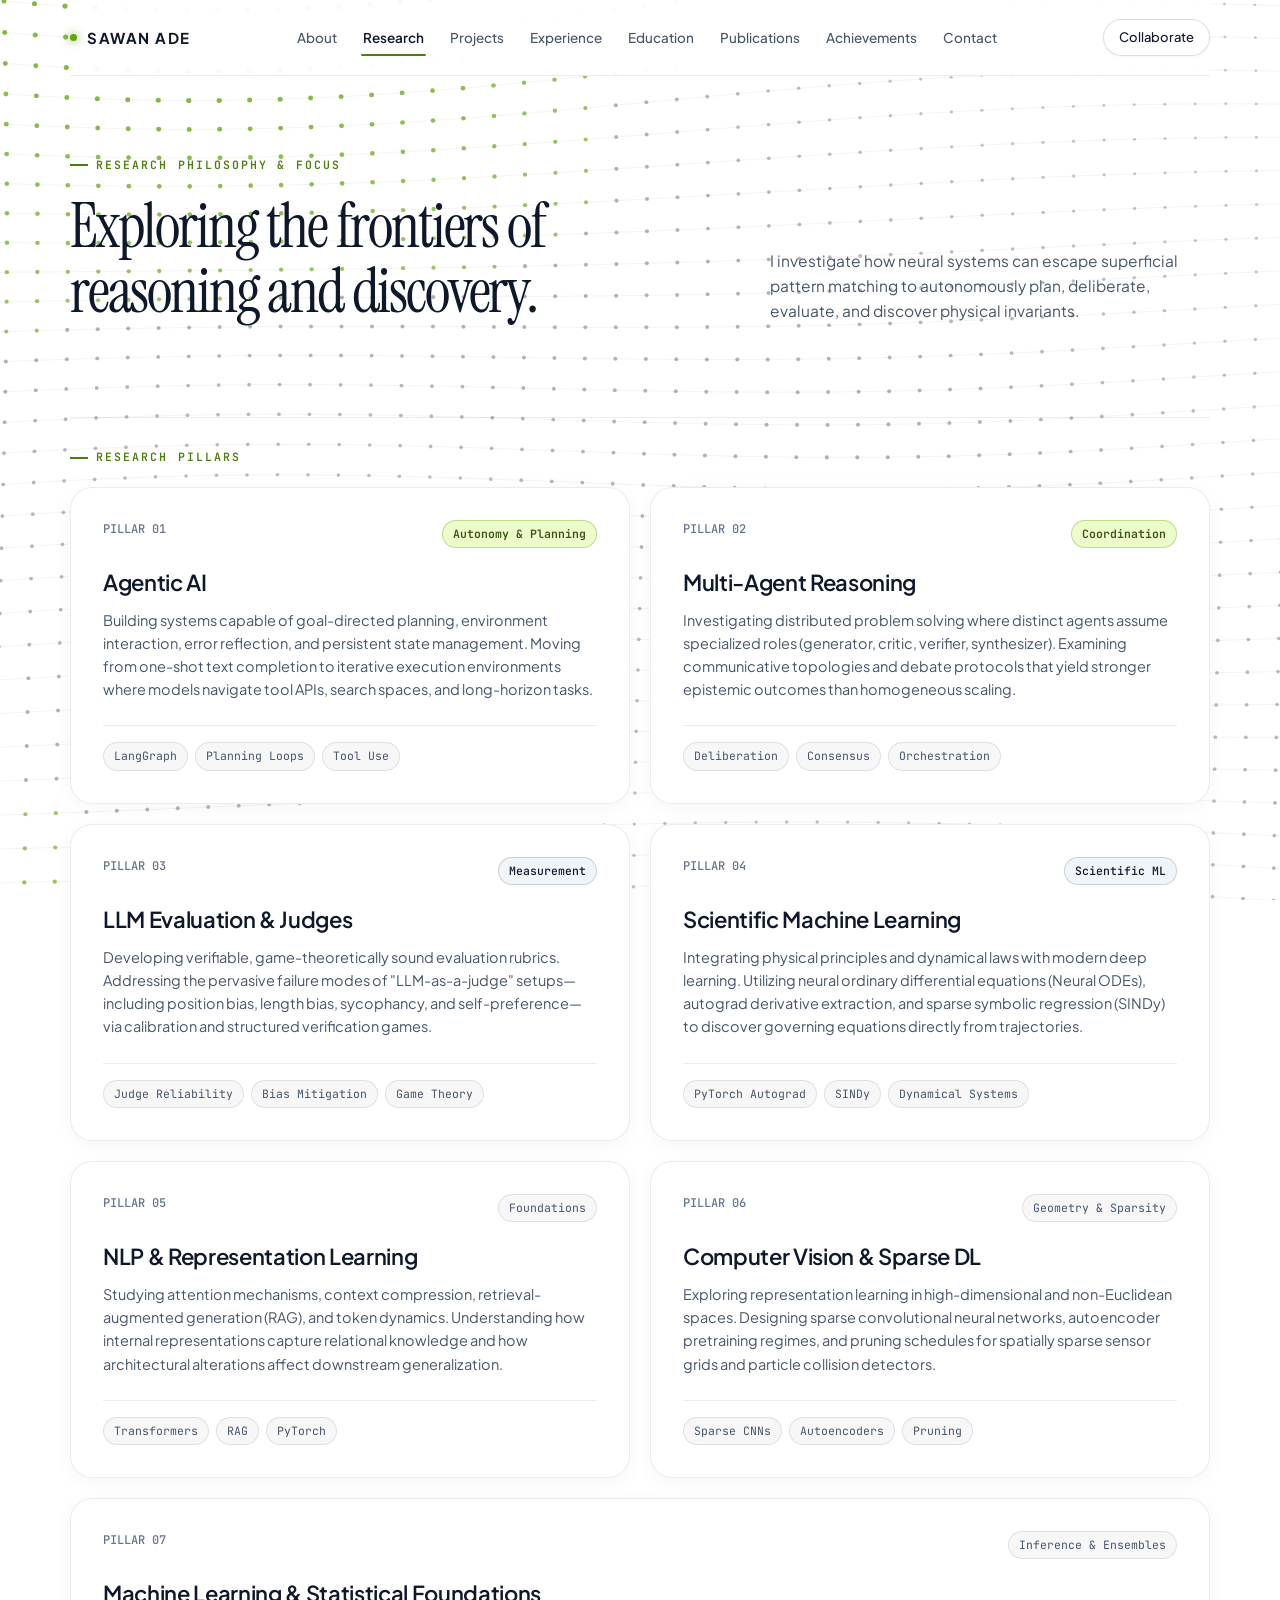
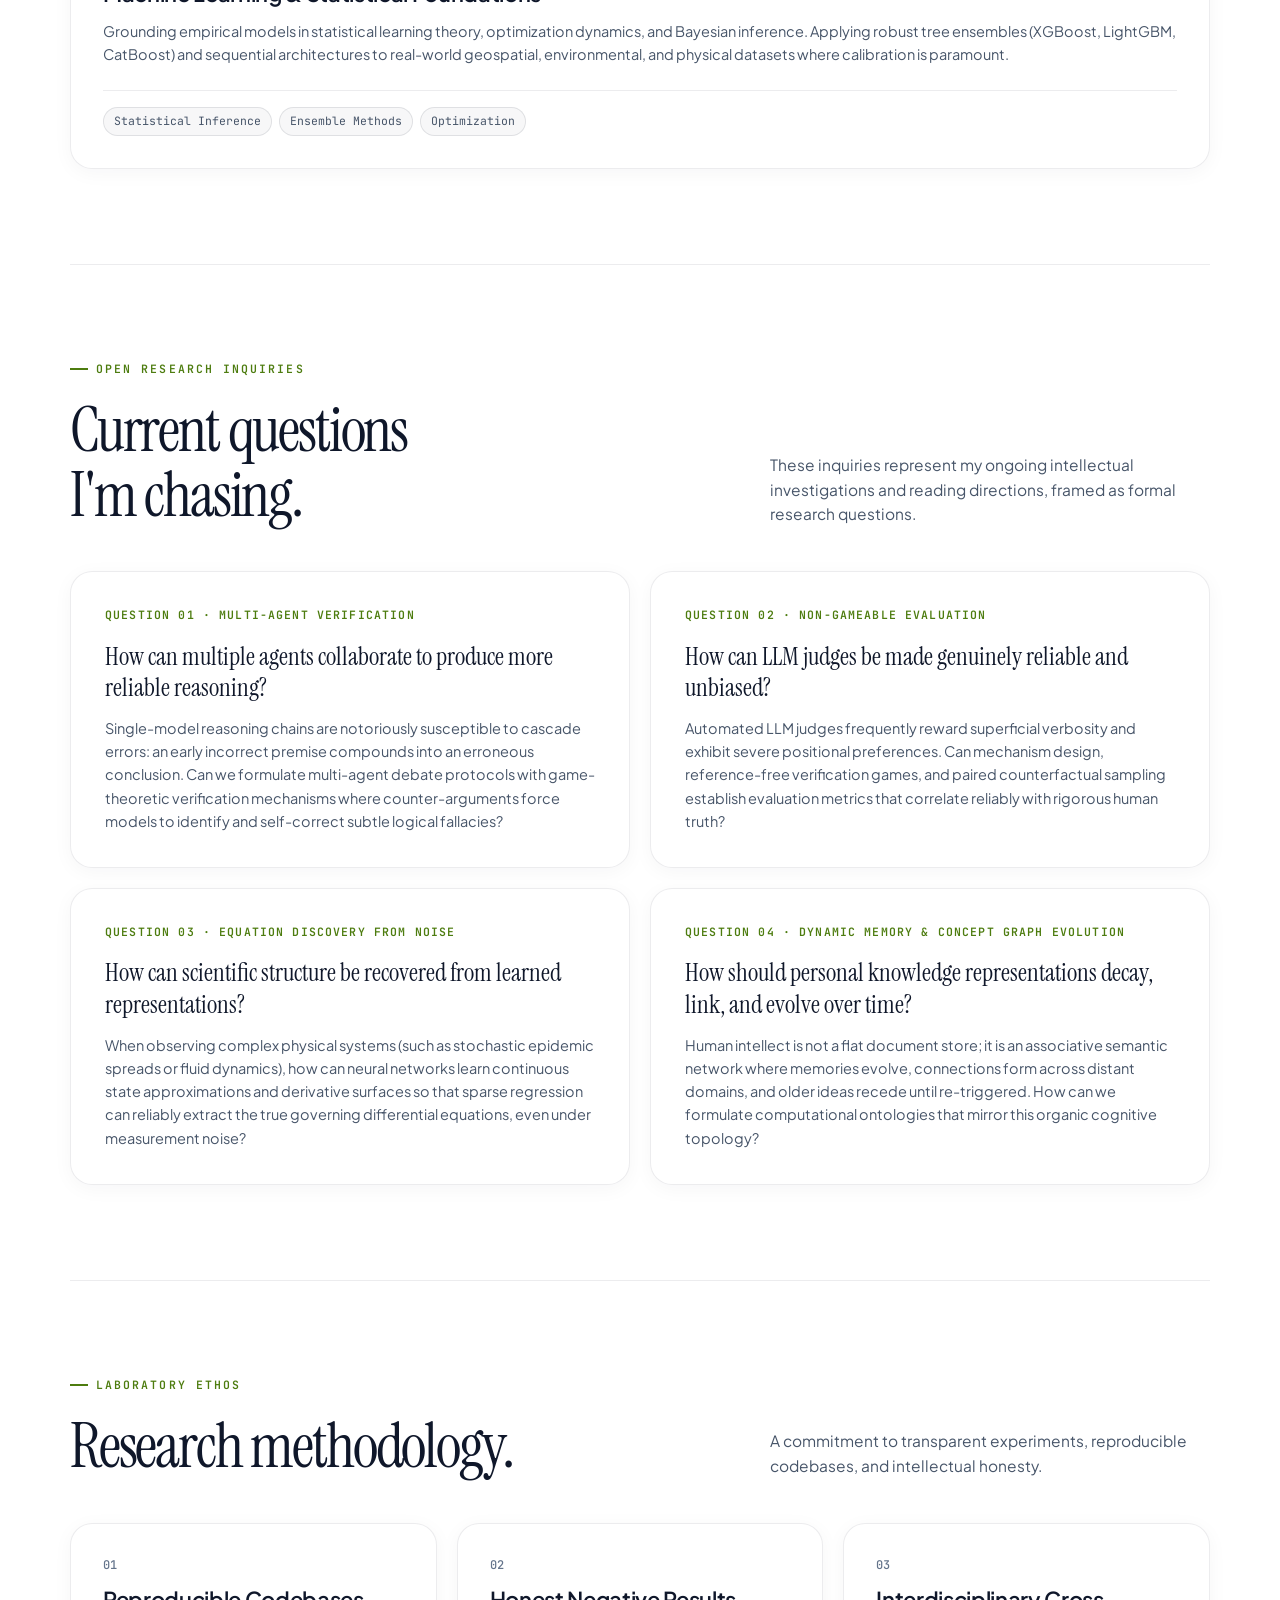
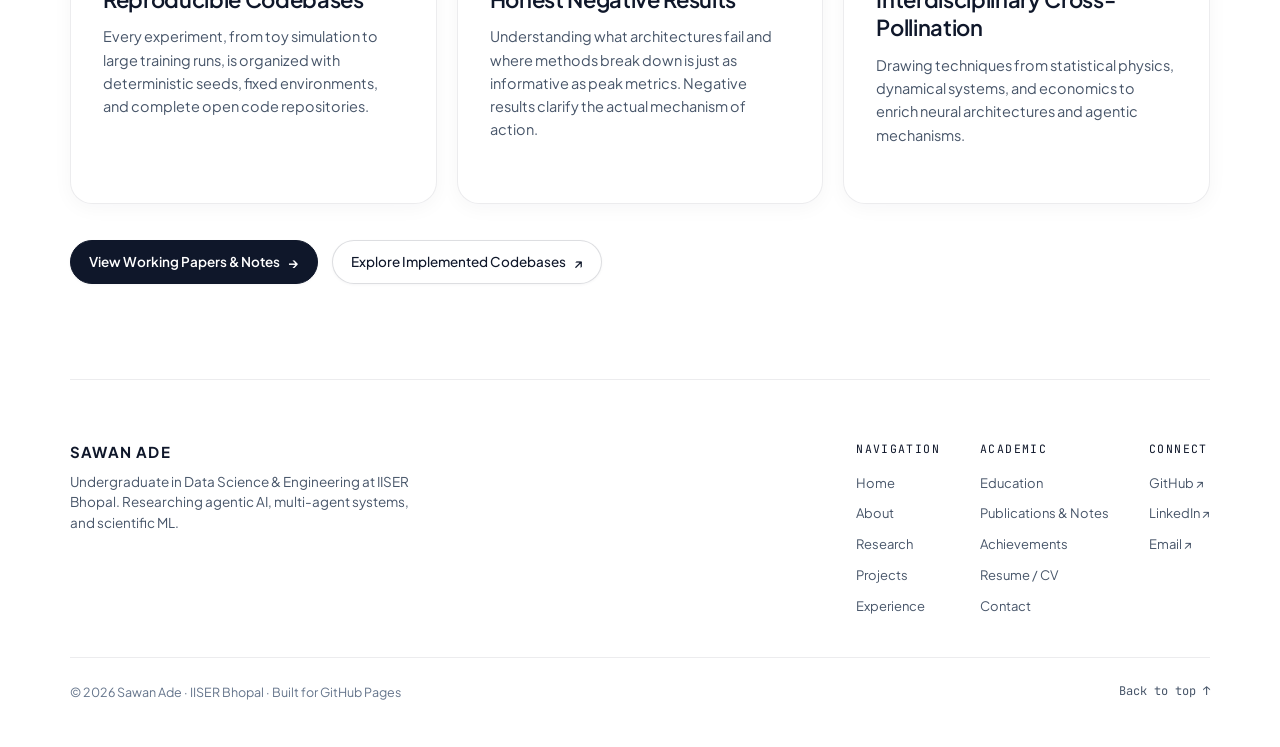
<file: research.html>
<!DOCTYPE html>
<html lang="en">
<head>
  <meta charset="utf-8">
  <meta name="viewport" content="width=device-width, initial-scale=1">
  <title>Research — Sawan Ade | AI/ML Researcher & Builder</title>
  <meta name="description" content="Research interests, pillars, and active open questions explored by Sawan Ade: Agentic AI, Multi-Agent Reasoning, LLM Evaluation, and Scientific ML.">
  <link rel="icon" type="image/svg+xml" href="favicon.svg">
  
  <link rel="preconnect" href="https://fonts.googleapis.com">
  <link rel="preconnect" href="https://fonts.gstatic.com" crossorigin>
  <link href="https://fonts.googleapis.com/css2?family=Instrument+Serif:ital@0;1&family=Inter:wght@300;400;500;600;700&family=JetBrains+Mono:ital,wght@0,400;0,500;0,600;1,400&family=Plus+Jakarta+Sans:wght@300;400;500;600;700;800&display=swap" rel="stylesheet">
  <link rel="stylesheet" href="style.css">
</head>
<body>
  <!-- 3D Particle Waves Canvas on White Background -->
  <canvas id="particleWavesCanvas" class="particle-waves-canvas"></canvas>

  <div class="shell">
    <!-- Navigation -->
    <nav>
      <a class="brand" href="index.html">
        <span class="brand-dot"></span>
        SAWAN ADE
      </a>
      <div class="links">
        <a href="about.html">About</a>
        <a href="research.html">Research</a>
        <a href="projects.html">Projects</a>
        <a href="experience.html">Experience</a>
        <a href="education.html">Education</a>
        <a href="publications.html">Publications</a>
        <a href="achievements.html">Achievements</a>
        <a href="contact.html">Contact</a>
      </div>
      <div class="nav-right">
        <a class="btn nav-btn" href="contact.html">Collaborate</a>
        <button class="menu-btn" aria-label="Toggle navigation menu" id="menuToggle">☰</button>
      </div>
    </nav>

    <!-- Mobile Drawer -->
    <div class="mobile-drawer" id="mobileDrawer">
      <div class="drawer-header">
        <span class="brand"><span class="brand-dot"></span> SAWAN ADE</span>
        <button class="drawer-close" id="drawerClose" aria-label="Close menu">✕</button>
      </div>
      <div class="drawer-links">
        <a href="index.html"><span class="drawer-num">01</span> Home</a>
        <a href="about.html"><span class="drawer-num">02</span> About</a>
        <a href="research.html"><span class="drawer-num">03</span> Research</a>
        <a href="projects.html"><span class="drawer-num">04</span> Projects</a>
        <a href="experience.html"><span class="drawer-num">05</span> Experience</a>
        <a href="education.html"><span class="drawer-num">06</span> Education</a>
        <a href="publications.html"><span class="drawer-num">07</span> Publications & Notes</a>
        <a href="achievements.html"><span class="drawer-num">08</span> Achievements</a>
        <a href="contact.html"><span class="drawer-num">09</span> Contact</a>
      </div>
      <div class="drawer-footer">
        <a href="resume.html" class="btn main full-width">View Resume / CV</a>
      </div>
    </div>
    <div class="drawer-backdrop" id="drawerBackdrop"></div>

    <!-- Header -->
    <section class="page-head">
      <div class="label">Research Philosophy & Focus</div>
      <div class="section-head">
        <div>
          <h2>Exploring the frontiers of<br><span class="italic-word">reasoning</span> and discovery.</h2>
        </div>
        <p>
          I investigate how neural systems can escape superficial pattern matching to autonomously plan, deliberate, evaluate, and discover physical invariants.
        </p>
      </div>
    </section>

    <!-- Research Pillars Cards -->
    <section style="padding-top: 30px;">
      <div class="label">Research Pillars</div>
      
      <div class="grid">
        <!-- Pillar 1: Agentic AI -->
        <div class="card">
          <div class="card-top">
            <span class="card-number">PILLAR 01</span>
            <span class="tag accent">Autonomy & Planning</span>
          </div>
          <h3>Agentic AI</h3>
          <p>
            Building systems capable of goal-directed planning, environment interaction, error reflection, and persistent state management. Moving from one-shot text completion to iterative execution environments where models navigate tool APIs, search spaces, and long-horizon tasks.
          </p>
          <div class="card-footer">
            <div class="meta">
              <span class="tag">LangGraph</span>
              <span class="tag">Planning Loops</span>
              <span class="tag">Tool Use</span>
            </div>
          </div>
        </div>

        <!-- Pillar 2: Multi-Agent Systems -->
        <div class="card">
          <div class="card-top">
            <span class="card-number">PILLAR 02</span>
            <span class="tag accent">Coordination</span>
          </div>
          <h3>Multi-Agent Reasoning</h3>
          <p>
            Investigating distributed problem solving where distinct agents assume specialized roles (generator, critic, verifier, synthesizer). Examining communicative topologies and debate protocols that yield stronger epistemic outcomes than homogeneous scaling.
          </p>
          <div class="card-footer">
            <div class="meta">
              <span class="tag">Deliberation</span>
              <span class="tag">Consensus</span>
              <span class="tag">Orchestration</span>
            </div>
          </div>
        </div>

        <!-- Pillar 3: LLM Evaluation -->
        <div class="card">
          <div class="card-top">
            <span class="card-number">PILLAR 03</span>
            <span class="tag highlight">Measurement</span>
          </div>
          <h3>LLM Evaluation & Judges</h3>
          <p>
            Developing verifiable, game-theoretically sound evaluation rubrics. Addressing the pervasive failure modes of "LLM-as-a-judge" setups—including position bias, length bias, sycophancy, and self-preference—via calibration and structured verification games.
          </p>
          <div class="card-footer">
            <div class="meta">
              <span class="tag">Judge Reliability</span>
              <span class="tag">Bias Mitigation</span>
              <span class="tag">Game Theory</span>
            </div>
          </div>
        </div>

        <!-- Pillar 4: Scientific Machine Learning -->
        <div class="card">
          <div class="card-top">
            <span class="card-number">PILLAR 04</span>
            <span class="tag highlight">Scientific ML</span>
          </div>
          <h3>Scientific Machine Learning</h3>
          <p>
            Integrating physical principles and dynamical laws with modern deep learning. Utilizing neural ordinary differential equations (Neural ODEs), autograd derivative extraction, and sparse symbolic regression (SINDy) to discover governing equations directly from trajectories.
          </p>
          <div class="card-footer">
            <div class="meta">
              <span class="tag">PyTorch Autograd</span>
              <span class="tag">SINDy</span>
              <span class="tag">Dynamical Systems</span>
            </div>
          </div>
        </div>

        <!-- Pillar 5: NLP & Foundation Architectures -->
        <div class="card">
          <div class="card-top">
            <span class="card-number">PILLAR 05</span>
            <span class="tag">Foundations</span>
          </div>
          <h3>NLP & Representation Learning</h3>
          <p>
            Studying attention mechanisms, context compression, retrieval-augmented generation (RAG), and token dynamics. Understanding how internal representations capture relational knowledge and how architectural alterations affect downstream generalization.
          </p>
          <div class="card-footer">
            <div class="meta">
              <span class="tag">Transformers</span>
              <span class="tag">RAG</span>
              <span class="tag">PyTorch</span>
            </div>
          </div>
        </div>

        <!-- Pillar 6: Computer Vision & Sparse Geometry -->
        <div class="card">
          <div class="card-top">
            <span class="card-number">PILLAR 06</span>
            <span class="tag">Geometry & Sparsity</span>
          </div>
          <h3>Computer Vision & Sparse DL</h3>
          <p>
            Exploring representation learning in high-dimensional and non-Euclidean spaces. Designing sparse convolutional neural networks, autoencoder pretraining regimes, and pruning schedules for spatially sparse sensor grids and particle collision detectors.
          </p>
          <div class="card-footer">
            <div class="meta">
              <span class="tag">Sparse CNNs</span>
              <span class="tag">Autoencoders</span>
              <span class="tag">Pruning</span>
            </div>
          </div>
        </div>

        <!-- Pillar 7: Machine Learning & Statistical Foundations -->
        <div class="card" style="grid-column: span 2;">
          <div class="card-top">
            <span class="card-number">PILLAR 07</span>
            <span class="tag">Inference & Ensembles</span>
          </div>
          <h3>Machine Learning & Statistical Foundations</h3>
          <p>
            Grounding empirical models in statistical learning theory, optimization dynamics, and Bayesian inference. Applying robust tree ensembles (XGBoost, LightGBM, CatBoost) and sequential architectures to real-world geospatial, environmental, and physical datasets where calibration is paramount.
          </p>
          <div class="card-footer">
            <div class="meta">
              <span class="tag">Statistical Inference</span>
              <span class="tag">Ensemble Methods</span>
              <span class="tag">Optimization</span>
            </div>
          </div>
        </div>
      </div>
    </section>

    <!-- Current Open Questions Section -->
    <section>
      <div class="section-head">
        <div>
          <div class="label">Open Research Inquiries</div>
          <h2>Current questions<br>I'm chasing.</h2>
        </div>
        <p>
          These inquiries represent my ongoing intellectual investigations and reading directions, framed as formal research questions.
        </p>
      </div>

      <div class="grid">
        <div class="inquiry-card">
          <div class="inquiry-id">QUESTION 01 · MULTI-AGENT VERIFICATION</div>
          <h3>How can multiple agents collaborate to produce more reliable reasoning?</h3>
          <p>
            Single-model reasoning chains are notoriously susceptible to cascade errors: an early incorrect premise compounds into an erroneous conclusion. Can we formulate multi-agent debate protocols with game-theoretic verification mechanisms where counter-arguments force models to identify and self-correct subtle logical fallacies?
          </p>
        </div>

        <div class="inquiry-card">
          <div class="inquiry-id">QUESTION 02 · NON-GAMEABLE EVALUATION</div>
          <h3>How can LLM judges be made genuinely reliable and unbiased?</h3>
          <p>
            Automated LLM judges frequently reward superficial verbosity and exhibit severe positional preferences. Can mechanism design, reference-free verification games, and paired counterfactual sampling establish evaluation metrics that correlate reliably with rigorous human truth?
          </p>
        </div>

        <div class="inquiry-card">
          <div class="inquiry-id">QUESTION 03 · EQUATION DISCOVERY FROM NOISE</div>
          <h3>How can scientific structure be recovered from learned representations?</h3>
          <p>
            When observing complex physical systems (such as stochastic epidemic spreads or fluid dynamics), how can neural networks learn continuous state approximations and derivative surfaces so that sparse regression can reliably extract the true governing differential equations, even under measurement noise?
          </p>
        </div>

        <div class="inquiry-card">
          <div class="inquiry-id">QUESTION 04 · DYNAMIC MEMORY & CONCEPT GRAPH EVOLUTION</div>
          <h3>How should personal knowledge representations decay, link, and evolve over time?</h3>
          <p>
            Human intellect is not a flat document store; it is an associative semantic network where memories evolve, connections form across distant domains, and older ideas recede until re-triggered. How can we formulate computational ontologies that mirror this organic cognitive topology?
          </p>
        </div>
      </div>
    </section>

    <!-- Ethos & Methodology -->
    <section>
      <div class="label">Laboratory Ethos</div>
      <div class="section-head">
        <div>
          <h2>Research methodology.</h2>
        </div>
        <p>
          A commitment to transparent experiments, reproducible codebases, and intellectual honesty.
        </p>
      </div>

      <div class="grid-3">
        <div class="card">
          <div class="card-number">01</div>
          <h3 style="margin-top:10px;">Reproducible Codebases</h3>
          <p>
            Every experiment, from toy simulation to large training runs, is organized with deterministic seeds, fixed environments, and complete open code repositories.
          </p>
        </div>

        <div class="card">
          <div class="card-number">02</div>
          <h3 style="margin-top:10px;">Honest Negative Results</h3>
          <p>
            Understanding what architectures fail and where methods break down is just as informative as peak metrics. Negative results clarify the actual mechanism of action.
          </p>
        </div>

        <div class="card">
          <div class="card-number">03</div>
          <h3 style="margin-top:10px;">Interdisciplinary Cross-Pollination</h3>
          <p>
            Drawing techniques from statistical physics, dynamical systems, and economics to enrich neural architectures and agentic mechanisms.
          </p>
        </div>
      </div>

      <div style="margin-top: 36px; display:flex; gap:14px; flex-wrap:wrap;">
        <a class="btn main" href="publications.html">View Working Papers & Notes <span class="btn-arrow">→</span></a>
        <a class="btn" href="projects.html">Explore Implemented Codebases <span class="btn-arrow">↗</span></a>
      </div>
    </section>

    <!-- Footer -->
    <footer>
      <div class="footer-top">
        <div class="footer-brand">
          <h4>SAWAN ADE</h4>
          <p>
            Undergraduate in Data Science & Engineering at IISER Bhopal. Researching agentic AI, multi-agent systems, and scientific ML.
          </p>
        </div>

        <div class="footer-nav">
          <div class="footer-nav-col">
            <span class="footer-col-title">Navigation</span>
            <a href="index.html">Home</a>
            <a href="about.html">About</a>
            <a href="research.html">Research</a>
            <a href="projects.html">Projects</a>
            <a href="experience.html">Experience</a>
          </div>
          <div class="footer-nav-col">
            <span class="footer-col-title">Academic</span>
            <a href="education.html">Education</a>
            <a href="publications.html">Publications & Notes</a>
            <a href="achievements.html">Achievements</a>
            <a href="resume.html">Resume / CV</a>
            <a href="contact.html">Contact</a>
          </div>
          <div class="footer-nav-col">
            <span class="footer-col-title">Connect</span>
            <a href="https://github.com/sawan-ade" target="_blank" rel="noopener">GitHub ↗</a>
            <a href="https://www.linkedin.com/in/SawanAde/" target="_blank" rel="noopener">LinkedIn ↗</a>
            <a href="mailto:adeysawan@gmail.com">Email ↗</a>
          </div>
        </div>
      </div>

      <div class="footer-bottom">
        <span>© 2026 Sawan Ade · IISER Bhopal · Built for GitHub Pages</span>
        <a href="#" class="back-to-top">Back to top ↑</a>
      </div>
    </footer>
  </div>

  <script src="main.js"></script>
  <script src="particle-waves.js"></script>
</body>
</html>
</file>
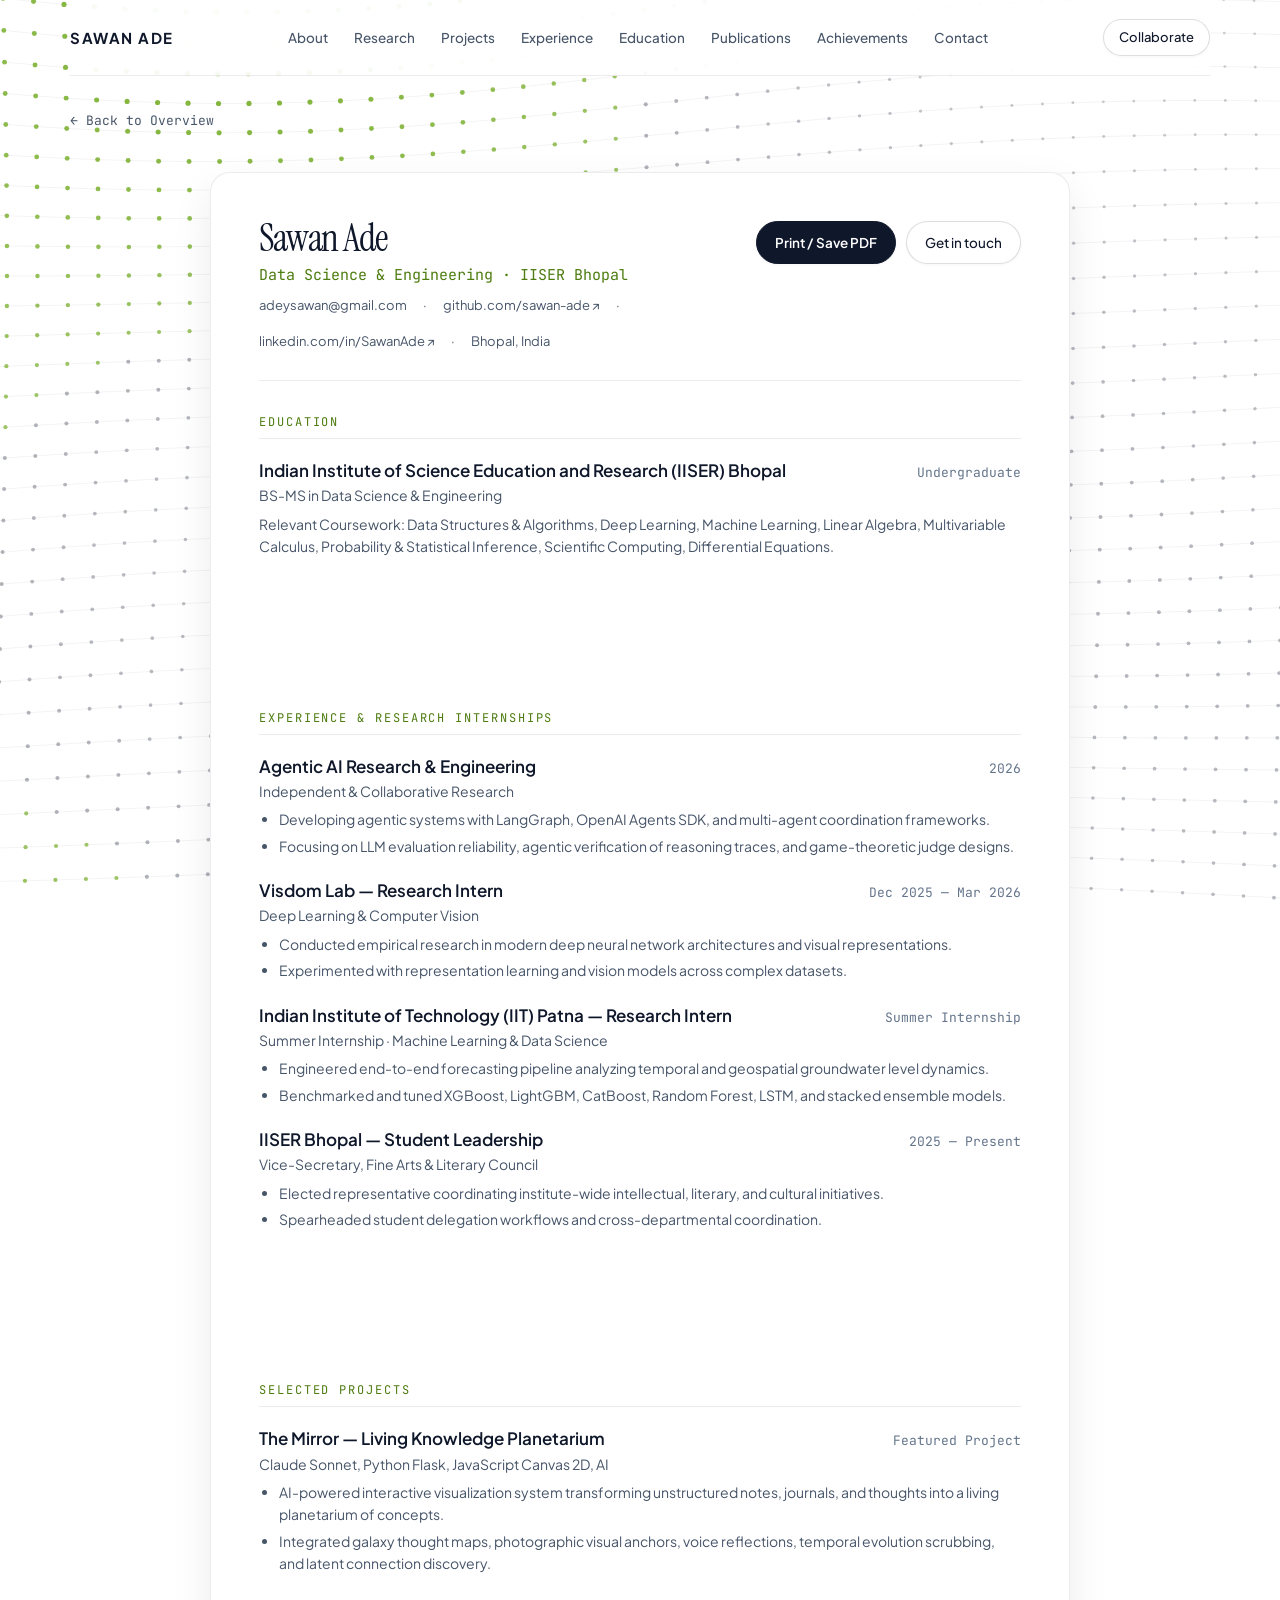
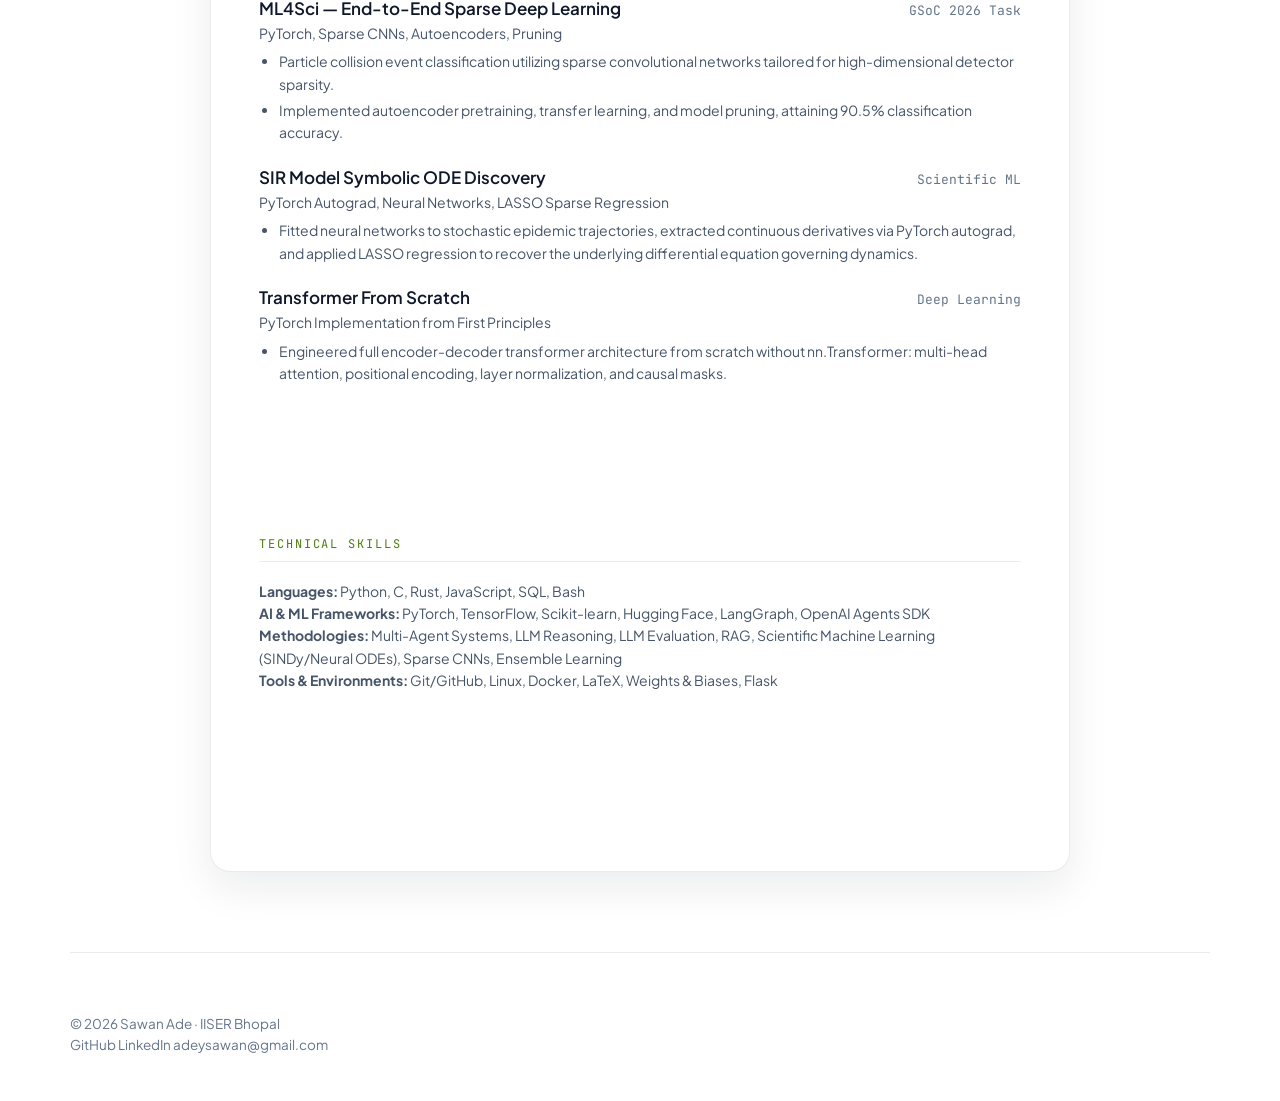
<file: resume.html>
<!DOCTYPE html>
<html lang="en">
<head>
  <meta charset="utf-8">
  <meta name="viewport" content="width=device-width, initial-scale=1">
  <title>Resume — Sawan Ade | AI/ML Researcher & Builder</title>
  <meta name="description" content="Resume of Sawan Ade — Undergraduate in Data Science & Engineering at IISER Bhopal, researching Agentic AI, Multi-Agent Systems, and Scientific ML.">
  <link rel="icon" type="image/svg+xml" href="favicon.svg">
  <link rel="preconnect" href="https://fonts.googleapis.com">
  <link rel="preconnect" href="https://fonts.gstatic.com" crossorigin>
  <link href="https://fonts.googleapis.com/css2?family=Instrument+Serif:ital@0;1&family=Inter:wght@300;400;500;600;700&family=JetBrains+Mono:ital,wght@0,400;0,500;0,600;1,400&family=Plus+Jakarta+Sans:wght@300;400;500;600;700;800&display=swap" rel="stylesheet">
  <link rel="stylesheet" href="style.css">
  <style>
    .resume-container {
      max-width: 860px;
      margin: 40px auto 80px;
      padding: 48px;
      background: var(--card);
      border: 1px solid var(--line);
      border-radius: 20px;
      box-shadow: 0 16px 40px rgba(15, 23, 42, 0.08);
    }
    .resume-header {
      display: flex;
      justify-content: space-between;
      align-items: flex-start;
      border-bottom: 1px solid var(--line);
      padding-bottom: 28px;
      margin-bottom: 32px;
    }
    .resume-name {
      font-family: var(--serif);
      font-size: 38px;
      font-weight: 400;
      letter-spacing: -0.03em;
      margin: 0 0 6px;
    }
    .resume-role {
      font-size: 15px;
      color: var(--accent);
      font-family: var(--mono);
      margin-bottom: 8px;
    }
    .resume-contact {
      display: flex;
      flex-wrap: wrap;
      gap: 16px;
      font-size: 13px;
      color: var(--muted);
    }
    .resume-actions {
      display: flex;
      gap: 10px;
    }
    .resume-section {
      margin-bottom: 36px;
    }
    .resume-section-title {
      font-size: 12px;
      letter-spacing: 0.16em;
      text-transform: uppercase;
      color: var(--accent);
      font-family: var(--mono);
      border-bottom: 1px solid var(--line);
      padding-bottom: 6px;
      margin-bottom: 18px;
    }
    .resume-entry {
      margin-bottom: 20px;
    }
    .resume-entry-header {
      display: flex;
      justify-content: space-between;
      align-items: baseline;
      margin-bottom: 4px;
    }
    .resume-entry-title {
      font-size: 17px;
      font-weight: 600;
      color: var(--text);
    }
    .resume-entry-subtitle {
      font-size: 14px;
      color: var(--muted);
    }
    .resume-entry-date {
      font-size: 13px;
      font-family: var(--mono);
      color: var(--dim);
    }
    .resume-entry-body {
      font-size: 14px;
      line-height: 1.6;
      color: var(--muted);
      margin-top: 6px;
    }
    .resume-entry-body ul {
      margin: 6px 0 0;
      padding-left: 20px;
    }
    .resume-entry-body li {
      margin-bottom: 4px;
    }
    @media print {
      body {
        background: #fff !important;
        color: #111 !important;
      }
      nav, footer, .resume-actions, .site-back {
        display: none !important;
      }
      .resume-container {
        border: none !important;
        box-shadow: none !important;
        padding: 0 !important;
        margin: 0 !important;
        max-width: 100% !important;
        background: #fff !important;
      }
      .resume-name, .resume-entry-title {
        color: #000 !important;
      }
      .resume-role {
        color: #333 !important;
      }
      .resume-contact, .resume-entry-subtitle, .resume-entry-body {
        color: #444 !important;
      }
      .resume-entry-date {
        color: #666 !important;
      }
      .resume-section-title {
        color: #000 !important;
        border-color: #ddd !important;
      }
    }
    @media (max-width: 600px) {
      .resume-container {
        padding: 24px;
      }
      .resume-header {
        flex-direction: column;
        gap: 16px;
      }
      .resume-entry-header {
        flex-direction: column;
      }
    }
  </style>
</head>
<body>
  <!-- 3D Particle Waves Canvas on White Background -->
  <canvas id="particleWavesCanvas" class="particle-waves-canvas"></canvas>
  <div class="shell">
    <nav>
      <a class="brand" href="index.html">SAWAN ADE</a>
      <div class="links">
        <a href="about.html">About</a>
        <a href="research.html">Research</a>
        <a href="projects.html">Projects</a>
        <a href="experience.html">Experience</a>
        <a href="education.html">Education</a>
        <a href="publications.html">Publications</a>
        <a href="achievements.html">Achievements</a>
        <a href="contact.html">Contact</a>
      </div>
      <div class="nav-right">
        <a class="btn nav-btn" href="contact.html">Collaborate</a>
        <button class="menu-btn" aria-label="Toggle navigation menu" id="menuToggle">☰</button>
      </div>
    </nav>

    <!-- Mobile Drawer Navigation -->
    <div class="mobile-drawer" id="mobileDrawer">
      <div class="drawer-header">
        <span class="brand">SAWAN ADE</span>
        <button class="drawer-close" id="drawerClose" aria-label="Close menu">✕</button>
      </div>
      <div class="drawer-links">
        <a href="index.html"><span class="drawer-num">01</span> Home</a>
        <a href="about.html"><span class="drawer-num">02</span> About</a>
        <a href="research.html"><span class="drawer-num">03</span> Research</a>
        <a href="projects.html"><span class="drawer-num">04</span> Projects</a>
        <a href="experience.html"><span class="drawer-num">05</span> Experience</a>
        <a href="education.html"><span class="drawer-num">06</span> Education</a>
        <a href="publications.html"><span class="drawer-num">07</span> Publications & Notes</a>
        <a href="achievements.html"><span class="drawer-num">08</span> Achievements</a>
        <a href="contact.html"><span class="drawer-num">09</span> Contact</a>
      </div>
      <div class="drawer-footer">
        <a href="resume.html" class="btn main full-width">View Resume</a>
      </div>
    </div>
    <div class="drawer-backdrop" id="drawerBackdrop"></div>

    <div class="site-back" style="margin-top: 30px;">
      <a href="index.html" class="meta-link">← Back to Overview</a>
    </div>

    <div class="resume-container">
      <div class="resume-header">
        <div>
          <h1 class="resume-name">Sawan Ade</h1>
          <div class="resume-role">Data Science & Engineering · IISER Bhopal</div>
          <div class="resume-contact">
            <span>adeysawan@gmail.com</span>
            <span>·</span>
            <a href="https://github.com/sawan-ade" target="_blank" rel="noopener">github.com/sawan-ade ↗</a>
            <span>·</span>
            <a href="https://www.linkedin.com/in/SawanAde/" target="_blank" rel="noopener">linkedin.com/in/SawanAde ↗</a>
            <span>·</span>
            <span>Bhopal, India</span>
          </div>
        </div>
        <div class="resume-actions">
          <button class="btn main" onclick="window.print()">Print / Save PDF</button>
          <a class="btn" href="contact.html">Get in touch</a>
        </div>
      </div>

      <!-- Education -->
      <section class="resume-section" style="border-top:none; padding-top:0;">
        <div class="resume-section-title">Education</div>
        <div class="resume-entry">
          <div class="resume-entry-header">
            <div>
              <div class="resume-entry-title">Indian Institute of Science Education and Research (IISER) Bhopal</div>
              <div class="resume-entry-subtitle">BS-MS in Data Science & Engineering</div>
            </div>
            <div class="resume-entry-date">Undergraduate</div>
          </div>
          <div class="resume-entry-body">
            Relevant Coursework: Data Structures & Algorithms, Deep Learning, Machine Learning, Linear Algebra, Multivariable Calculus, Probability & Statistical Inference, Scientific Computing, Differential Equations.
          </div>
        </div>
      </section>

      <!-- Research & Experience -->
      <section class="resume-section" style="border-top:none; padding-top:0;">
        <div class="resume-section-title">Experience & Research Internships</div>
        
        <div class="resume-entry">
          <div class="resume-entry-header">
            <div>
              <div class="resume-entry-title">Agentic AI Research & Engineering</div>
              <div class="resume-entry-subtitle">Independent & Collaborative Research</div>
            </div>
            <div class="resume-entry-date">2026</div>
          </div>
          <div class="resume-entry-body">
            <ul>
              <li>Developing agentic systems with LangGraph, OpenAI Agents SDK, and multi-agent coordination frameworks.</li>
              <li>Focusing on LLM evaluation reliability, agentic verification of reasoning traces, and game-theoretic judge designs.</li>
            </ul>
          </div>
        </div>

        <div class="resume-entry">
          <div class="resume-entry-header">
            <div>
              <div class="resume-entry-title">Visdom Lab — Research Intern</div>
              <div class="resume-entry-subtitle">Deep Learning & Computer Vision</div>
            </div>
            <div class="resume-entry-date">Dec 2025 — Mar 2026</div>
          </div>
          <div class="resume-entry-body">
            <ul>
              <li>Conducted empirical research in modern deep neural network architectures and visual representations.</li>
              <li>Experimented with representation learning and vision models across complex datasets.</li>
            </ul>
          </div>
        </div>

        <div class="resume-entry">
          <div class="resume-entry-header">
            <div>
              <div class="resume-entry-title">Indian Institute of Technology (IIT) Patna — Research Intern</div>
              <div class="resume-entry-subtitle">Summer Internship · Machine Learning & Data Science</div>
            </div>
            <div class="resume-entry-date">Summer Internship</div>
          </div>
          <div class="resume-entry-body">
            <ul>
              <li>Engineered end-to-end forecasting pipeline analyzing temporal and geospatial groundwater level dynamics.</li>
              <li>Benchmarked and tuned XGBoost, LightGBM, CatBoost, Random Forest, LSTM, and stacked ensemble models.</li>
            </ul>
          </div>
        </div>

        <div class="resume-entry">
          <div class="resume-entry-header">
            <div>
              <div class="resume-entry-title">IISER Bhopal — Student Leadership</div>
              <div class="resume-entry-subtitle">Vice-Secretary, Fine Arts & Literary Council</div>
            </div>
            <div class="resume-entry-date">2025 — Present</div>
          </div>
          <div class="resume-entry-body">
            <ul>
              <li>Elected representative coordinating institute-wide intellectual, literary, and cultural initiatives.</li>
              <li>Spearheaded student delegation workflows and cross-departmental coordination.</li>
            </ul>
          </div>
        </div>
      </section>

      <!-- Selected Projects -->
      <section class="resume-section" style="border-top:none; padding-top:0;">
        <div class="resume-section-title">Selected Projects</div>

        <div class="resume-entry">
          <div class="resume-entry-header">
            <div>
              <div class="resume-entry-title">The Mirror — Living Knowledge Planetarium</div>
              <div class="resume-entry-subtitle">Claude Sonnet, Python Flask, JavaScript Canvas 2D, AI</div>
            </div>
            <div class="resume-entry-date">Featured Project</div>
          </div>
          <div class="resume-entry-body">
            <ul>
              <li>AI-powered interactive visualization system transforming unstructured notes, journals, and thoughts into a living planetarium of concepts.</li>
              <li>Integrated galaxy thought maps, photographic visual anchors, voice reflections, temporal evolution scrubbing, and latent connection discovery.</li>
            </ul>
          </div>
        </div>

        <div class="resume-entry">
          <div class="resume-entry-header">
            <div>
              <div class="resume-entry-title">ML4Sci — End-to-End Sparse Deep Learning</div>
              <div class="resume-entry-subtitle">PyTorch, Sparse CNNs, Autoencoders, Pruning</div>
            </div>
            <div class="resume-entry-date">GSoC 2026 Task</div>
          </div>
          <div class="resume-entry-body">
            <ul>
              <li>Particle collision event classification utilizing sparse convolutional networks tailored for high-dimensional detector sparsity.</li>
              <li>Implemented autoencoder pretraining, transfer learning, and model pruning, attaining 90.5% classification accuracy.</li>
            </ul>
          </div>
        </div>

        <div class="resume-entry">
          <div class="resume-entry-header">
            <div>
              <div class="resume-entry-title">SIR Model Symbolic ODE Discovery</div>
              <div class="resume-entry-subtitle">PyTorch Autograd, Neural Networks, LASSO Sparse Regression</div>
            </div>
            <div class="resume-entry-date">Scientific ML</div>
          </div>
          <div class="resume-entry-body">
            <ul>
              <li>Fitted neural networks to stochastic epidemic trajectories, extracted continuous derivatives via PyTorch autograd, and applied LASSO regression to recover the underlying differential equation governing dynamics.</li>
            </ul>
          </div>
        </div>

        <div class="resume-entry">
          <div class="resume-entry-header">
            <div>
              <div class="resume-entry-title">Transformer From Scratch</div>
              <div class="resume-entry-subtitle">PyTorch Implementation from First Principles</div>
            </div>
            <div class="resume-entry-date">Deep Learning</div>
          </div>
          <div class="resume-entry-body">
            <ul>
              <li>Engineered full encoder-decoder transformer architecture from scratch without nn.Transformer: multi-head attention, positional encoding, layer normalization, and causal masks.</li>
            </ul>
          </div>
        </div>
      </section>

      <!-- Technical Skills -->
      <section class="resume-section" style="border-top:none; padding-top:0;">
        <div class="resume-section-title">Technical Skills</div>
        <div class="resume-entry-body">
          <p><strong>Languages:</strong> Python, C, Rust, JavaScript, SQL, Bash</p>
          <p><strong>AI & ML Frameworks:</strong> PyTorch, TensorFlow, Scikit-learn, Hugging Face, LangGraph, OpenAI Agents SDK</p>
          <p><strong>Methodologies:</strong> Multi-Agent Systems, LLM Reasoning, LLM Evaluation, RAG, Scientific Machine Learning (SINDy/Neural ODEs), Sparse CNNs, Ensemble Learning</p>
          <p><strong>Tools & Environments:</strong> Git/GitHub, Linux, Docker, LaTeX, Weights & Biases, Flask</p>
        </div>
      </section>
    </div>

    <footer>
      <span>© 2026 Sawan Ade · IISER Bhopal</span>
      <div class="footer-links">
        <a href="https://github.com/sawan-ade" target="_blank" rel="noopener">GitHub</a>
        <a href="https://www.linkedin.com/in/SawanAde/" target="_blank" rel="noopener">LinkedIn</a>
        <a href="mailto:adeysawan@gmail.com">adeysawan@gmail.com</a>
      </div>
    </footer>
  </div>

  <script src="main.js"></script>
  <script src="particle-waves.js"></script>
</body>
</html>
</file>
<file: style.css>
/* ==========================================================================
   SAWAN ADE — PORTFOLIO DESIGN SYSTEM (LIGHT MODE + DRIBBLE MESH BACKGROUND)
   Editorial, Luminous, Modern AI/ML Researcher Aesthetic
   ========================================================================== */

:root {
  --bg: #ffffff;
  --bg-subtle: #f8fafc;
  --card: #ffffff;
  --card-hover: #ffffff;
  --card-inner: #f8fafc;
  --line: rgba(15, 23, 42, 0.08);
  --line-strong: rgba(15, 23, 42, 0.16);
  --line-accent: rgba(101, 163, 13, 0.35);
  
  --text: #0f172a;
  --text-main: #0f172a;
  --muted: #475569;
  --dim: #64748b;
  
  --accent: #4d7c0f;
  --accent-light: #65a30d;
  --accent-hover: #3f6212;
  --accent-muted: rgba(101, 163, 13, 0.12);
  --accent-subtle: #f7fee7;
  --accent-glow: rgba(101, 163, 13, 0.2);
  
  --serif: 'Instrument Serif', Georgia, 'Times New Roman', serif;
  --sans: 'Plus Jakarta Sans', 'Inter', -apple-system, BlinkMacSystemFont, 'Segoe UI', Roboto, Helvetica, Arial, sans-serif;
  --mono: 'JetBrains Mono', 'SF Mono', Consolas, Monaco, monospace;

  --radius-lg: 22px;
  --radius-md: 14px;
  --radius-sm: 8px;
  --radius-full: 9999px;
  
  --transition-fast: 0.18s cubic-bezier(0.16, 1, 0.3, 1);
  --transition-smooth: 0.28s cubic-bezier(0.16, 1, 0.3, 1);
}

/* Base Reset & Typography */
*, *::before, *::after {
  box-sizing: border-box;
  margin: 0;
  padding: 0;
}

/* Custom Scrollbar */
::-webkit-scrollbar {
  width: 8px;
  height: 8px;
}
::-webkit-scrollbar-track {
  background: var(--bg);
}
::-webkit-scrollbar-thumb {
  background: #cbd5e1;
  border-radius: 4px;
}
::-webkit-scrollbar-thumb:hover {
  background: #94a3b8;
}

html {
  scroll-behavior: smooth;
  background-color: #ffffff;
  color: var(--text);
  font-family: var(--sans);
  font-size: 16px;
  line-height: 1.6;
  -webkit-font-smoothing: antialiased;
  -moz-osx-font-smoothing: grayscale;
}

/* Clean White Background with 3D Particle Waves Canvas */
body {
  min-height: 100vh;
  background-color: #ffffff;
  color: var(--text);
  overflow-x: hidden;
  position: relative;
}

.particle-waves-canvas {
  position: fixed;
  top: 0;
  left: 0;
  width: 100vw;
  height: 100vh;
  pointer-events: none;
  z-index: 0;
}

a {
  color: inherit;
  text-decoration: none;
  transition: color var(--transition-fast), border-color var(--transition-fast), opacity var(--transition-fast);
}

.meta-link {
  display: inline-flex;
  align-items: center;
  gap: 6px;
  font-family: var(--mono);
  font-size: 13px;
  color: var(--muted);
  transition: color var(--transition-fast), transform var(--transition-fast);
}

.meta-link:hover {
  color: var(--accent);
  transform: translateX(-3px);
}

img, svg {
  display: block;
  max-width: 100%;
}

button {
  font-family: inherit;
  border: none;
  background: none;
  color: inherit;
  cursor: pointer;
}

/* Container Shell */
.shell {
  width: min(1140px, calc(100% - 44px));
  margin: 0 auto;
  position: relative;
  z-index: 1;
}

/* ==========================================================================
   NAVIGATION
   ========================================================================== */
nav {
  height: 76px;
  display: flex;
  align-items: center;
  justify-content: space-between;
  border-bottom: 1px solid var(--line);
  position: sticky;
  top: 0;
  background: rgba(255, 255, 255, 0.85);
  backdrop-filter: blur(16px);
  -webkit-backdrop-filter: blur(16px);
  z-index: 100;
  transition: border-color var(--transition-fast);
}

.brand {
  font-weight: 700;
  font-size: 15px;
  letter-spacing: 0.1em;
  color: var(--text);
  display: flex;
  align-items: center;
  gap: 10px;
}

.brand-dot {
  width: 7px;
  height: 7px;
  border-radius: 50%;
  background: var(--accent-light);
  box-shadow: 0 0 10px var(--accent-light);
}

.links {
  display: flex;
  align-items: center;
  gap: 22px;
  font-size: 13.5px;
  color: var(--muted);
  font-weight: 500;
}

.links a {
  padding: 6px 2px;
  position: relative;
  transition: color var(--transition-fast);
}

.links a:hover {
  color: var(--text);
}

.links a.active {
  color: var(--text);
  font-weight: 600;
}

.links a.active::after {
  content: "";
  position: absolute;
  bottom: -2px;
  left: 0;
  width: 100%;
  height: 2px;
  background: var(--accent);
  border-radius: 1px;
}

.nav-right {
  display: flex;
  align-items: center;
  gap: 12px;
}

.nav-btn {
  font-size: 13px !important;
  padding: 7px 15px !important;
}

.menu-btn {
  display: none;
  font-size: 20px;
  color: var(--text);
  padding: 6px 10px;
  border-radius: var(--radius-sm);
  border: 1px solid var(--line);
  background: #ffffff;
  box-shadow: 0 1px 3px rgba(0,0,0,0.05);
}

/* Mobile Drawer */
.mobile-drawer {
  position: fixed;
  top: 0;
  right: -100%;
  width: min(340px, 85vw);
  height: 100vh;
  background: #ffffff;
  border-left: 1px solid var(--line);
  z-index: 200;
  padding: 24px;
  display: flex;
  flex-direction: column;
  transition: right var(--transition-smooth);
  box-shadow: -10px 0 30px rgba(15, 23, 42, 0.12);
}

.mobile-drawer.open {
  right: 0;
}

.drawer-backdrop {
  position: fixed;
  inset: 0;
  background: rgba(15, 23, 42, 0.4);
  backdrop-filter: blur(4px);
  z-index: 199;
  opacity: 0;
  pointer-events: none;
  transition: opacity var(--transition-smooth);
}

.drawer-backdrop.open {
  opacity: 1;
  pointer-events: auto;
}

.drawer-header {
  display: flex;
  align-items: center;
  justify-content: space-between;
  padding-bottom: 20px;
  border-bottom: 1px solid var(--line);
  margin-bottom: 24px;
}

.drawer-close {
  font-size: 18px;
  color: var(--muted);
  padding: 6px;
}

.drawer-links {
  display: flex;
  flex-direction: column;
  gap: 6px;
  flex: 1;
  overflow-y: auto;
}

.drawer-links a {
  display: flex;
  align-items: center;
  gap: 12px;
  padding: 12px 14px;
  border-radius: var(--radius-sm);
  color: var(--muted);
  font-size: 15px;
  font-weight: 500;
  transition: background var(--transition-fast), color var(--transition-fast);
}

.drawer-links a:hover, .drawer-links a.active {
  background: var(--bg-subtle);
  color: var(--text);
}

.drawer-num {
  font-family: var(--mono);
  font-size: 11px;
  color: var(--accent);
  font-weight: 600;
}

.drawer-footer {
  padding-top: 20px;
  border-top: 1px solid var(--line);
}

/* ==========================================================================
   HERO & GENERAL SECTIONS
   ========================================================================== */
.hero {
  min-height: calc(88vh - 76px);
  display: flex;
  align-items: center;
  padding: 70px 0 90px;
  position: relative;
}

.hero-canvas {
  display: none;
}

.hero-content {
  position: relative;
  z-index: 2;
  max-width: 860px;
}

/* Badges & Kickers */
.kicker-row {
  display: flex;
  align-items: center;
  gap: 12px;
  flex-wrap: wrap;
  margin-bottom: 26px;
}

.status-badge {
  display: inline-flex;
  align-items: center;
  gap: 8px;
  padding: 6px 14px;
  border-radius: var(--radius-full);
  background: #ecfccb;
  border: 1px solid rgba(101, 163, 13, 0.35);
  color: #365314;
  font-size: 12.5px;
  font-weight: 600;
  letter-spacing: 0.02em;
}

.pulse-dot {
  width: 7px;
  height: 7px;
  border-radius: 50%;
  background: #65a30d;
  box-shadow: 0 0 8px #65a30d;
  animation: pulse 2s infinite ease-in-out;
}

@keyframes pulse {
  0% { transform: scale(0.95); opacity: 0.7; }
  50% { transform: scale(1.2); opacity: 1; box-shadow: 0 0 12px #65a30d; }
  100% { transform: scale(0.95); opacity: 0.7; }
}

.kicker {
  font-size: 12px;
  letter-spacing: 0.16em;
  text-transform: uppercase;
  color: var(--muted);
  font-family: var(--mono);
  font-weight: 500;
}

/* Headings */
h1 {
  font-family: var(--serif);
  font-weight: 400;
  font-size: clamp(52px, 8.5vw, 114px);
  line-height: 0.94;
  letter-spacing: -0.04em;
  margin: 0 0 28px;
  color: #0f172a;
}

h1 .italic-word {
  font-style: italic;
  font-weight: 400;
  color: #334155;
}

.hero p {
  max-width: 680px;
  color: #334155;
  font-size: clamp(17px, 2.2vw, 20.5px);
  line-height: 1.6;
  font-weight: 300;
}

.hero p strong {
  color: #0f172a;
  font-weight: 600;
}

/* Buttons */
.buttons {
  display: flex;
  gap: 12px;
  flex-wrap: wrap;
  align-items: center;
  margin-top: 36px;
}

.btn {
  display: inline-flex;
  align-items: center;
  justify-content: center;
  gap: 8px;
  border: 1px solid rgba(15, 23, 42, 0.14);
  padding: 10px 18px;
  border-radius: var(--radius-full);
  background: #ffffff;
  font-size: 13.5px;
  font-weight: 500;
  color: #0f172a;
  transition: all var(--transition-fast);
  cursor: pointer;
  white-space: nowrap;
  box-shadow: 0 1px 3px rgba(15, 23, 42, 0.04);
}

.btn:hover {
  background: #f1f5f9;
  border-color: rgba(15, 23, 42, 0.28);
  transform: translateY(-1.5px);
  color: #0f172a;
  box-shadow: 0 4px 12px rgba(15, 23, 42, 0.06);
}

.btn.main {
  background: #0f172a;
  border-color: #0f172a;
  color: #ffffff;
  font-weight: 600;
}

.btn.main:hover {
  background: #1e293b;
  border-color: #1e293b;
  box-shadow: 0 6px 20px rgba(15, 23, 42, 0.2);
  transform: translateY(-1.5px);
  color: #ffffff;
}

.btn.subtle {
  background: transparent;
  border-color: transparent;
  color: var(--muted);
  box-shadow: none;
}

.btn.subtle:hover {
  color: var(--text);
  background: rgba(15, 23, 42, 0.05);
}

.btn-arrow {
  font-size: 14px;
  transition: transform var(--transition-fast);
}

.btn:hover .btn-arrow {
  transform: translate(2px, -2px);
}

.full-width {
  width: 100%;
}

/* ==========================================================================
   SECTIONS & SECTION HEADINGS
   ========================================================================== */
section {
  padding: 95px 0;
  border-top: 1px solid var(--line);
  position: relative;
}

.page-head {
  padding-top: 80px;
  padding-bottom: 50px;
  border-top: none;
}

.label {
  font-size: 11.5px;
  letter-spacing: 0.18em;
  text-transform: uppercase;
  color: var(--accent);
  margin-bottom: 20px;
  font-family: var(--mono);
  font-weight: 600;
  display: flex;
  align-items: center;
  gap: 8px;
}

.label::before {
  content: "";
  display: inline-block;
  width: 18px;
  height: 2px;
  background: var(--accent);
}

.section-head {
  display: flex;
  justify-content: space-between;
  align-items: flex-end;
  gap: 36px;
  margin-bottom: 44px;
}

.section-head h2 {
  font-family: var(--serif);
  font-size: clamp(38px, 6vw, 62px);
  font-weight: 400;
  line-height: 1.04;
  margin: 0;
  letter-spacing: -0.035em;
  color: #0f172a;
}

.section-head p {
  max-width: 440px;
  color: var(--muted);
  font-size: 15.5px;
  line-height: 1.6;
  margin: 0;
}

/* ==========================================================================
   CARDS & GRIDS
   ========================================================================== */
.grid {
  display: grid;
  grid-template-columns: repeat(2, 1fr);
  gap: 20px;
}

.grid-3 {
  display: grid;
  grid-template-columns: repeat(3, 1fr);
  gap: 20px;
}

.grid-1 {
  display: grid;
  grid-template-columns: 1fr;
  gap: 20px;
}

.bento-grid {
  display: grid;
  grid-template-columns: repeat(12, 1fr);
  gap: 20px;
}

.bento-col-12 { grid-column: span 12; }
.bento-col-8  { grid-column: span 8; }
.bento-col-7  { grid-column: span 7; }
.bento-col-6  { grid-column: span 6; }
.bento-col-5  { grid-column: span 5; }
.bento-col-4  { grid-column: span 4; }
.bento-col-3  { grid-column: span 3; }

.card {
  background: var(--card);
  border: 1px solid var(--line);
  border-radius: var(--radius-lg);
  padding: 32px;
  transition: transform var(--transition-smooth), border-color var(--transition-smooth), box-shadow var(--transition-smooth), background var(--transition-smooth);
  display: flex;
  flex-direction: column;
  position: relative;
  overflow: hidden;
  box-shadow: 0 4px 20px rgba(15, 23, 42, 0.04), inset 0 1px 0 rgba(255, 255, 255, 0.9);
}

.card:hover {
  transform: translateY(-4px);
  border-color: rgba(15, 23, 42, 0.18);
  box-shadow: 0 16px 36px rgba(15, 23, 42, 0.08);
}

.card-top {
  display: flex;
  justify-content: space-between;
  align-items: flex-start;
  margin-bottom: 20px;
}

.card-number {
  font-family: var(--mono);
  font-size: 12px;
  color: var(--dim);
  font-weight: 500;
}

.card-arrow {
  color: var(--accent);
  font-size: 18px;
  transition: transform var(--transition-fast);
}

.card:hover .card-arrow {
  transform: translate(3px, -3px);
}

.card h3 {
  font-size: 22px;
  font-weight: 600;
  margin: 0 0 12px;
  color: #0f172a;
  letter-spacing: -0.015em;
  line-height: 1.3;
}

.card h3 a:hover {
  color: var(--accent);
}

.card p {
  color: var(--muted);
  font-size: 14.5px;
  line-height: 1.6;
  margin: 0 0 24px;
  flex: 1;
}

.card-footer {
  margin-top: auto;
  display: flex;
  justify-content: space-between;
  align-items: center;
  flex-wrap: wrap;
  gap: 12px;
  padding-top: 16px;
  border-top: 1px solid var(--line);
}

/* Feature Card (The Mirror / Major Hero items) */
.card.feature {
  grid-column: span 2;
  background: linear-gradient(135deg, #f0fdf4 0%, #ffffff 40%, #f7fee7 100%);
  border-color: rgba(101, 163, 13, 0.3);
  min-height: 380px;
  padding: 42px;
  display: flex;
  flex-direction: column;
  justify-content: space-between;
  box-shadow: 0 10px 30px rgba(101, 163, 13, 0.08);
}

.card.feature:hover {
  border-color: rgba(101, 163, 13, 0.5);
  box-shadow: 0 18px 45px rgba(101, 163, 13, 0.12);
}

.feature-tag-row {
  display: flex;
  align-items: center;
  justify-content: space-between;
  margin-bottom: 28px;
}

.feature-content h3 {
  font-family: var(--serif);
  font-size: clamp(34px, 4.5vw, 54px);
  font-weight: 400;
  line-height: 1.05;
  letter-spacing: -0.03em;
  margin-bottom: 14px;
  color: #0f172a;
}

.feature-content p {
  font-size: 16.5px;
  color: #334155;
  max-width: 780px;
  margin-bottom: 26px;
}

.feature-meta-grid {
  display: grid;
  grid-template-columns: repeat(auto-fit, minmax(180px, 1fr));
  gap: 16px;
  margin: 24px 0;
  padding: 20px;
  background: rgba(255, 255, 255, 0.85);
  border-radius: var(--radius-md);
  border: 1px solid var(--line);
  box-shadow: 0 2px 8px rgba(15, 23, 42, 0.03);
}

.feature-stat-label {
  font-size: 11px;
  letter-spacing: 0.12em;
  text-transform: uppercase;
  color: var(--dim);
  font-family: var(--mono);
  margin-bottom: 4px;
}

.feature-stat-val {
  font-size: 14px;
  font-weight: 600;
  color: #0f172a;
}

/* Tags & Meta */
.meta {
  display: flex;
  gap: 7px;
  flex-wrap: wrap;
  align-items: center;
}

.tag {
  font-size: 11.5px;
  font-family: var(--mono);
  color: #475569;
  border: 1px solid rgba(15, 23, 42, 0.1);
  background: rgba(15, 23, 42, 0.03);
  border-radius: var(--radius-full);
  padding: 4px 10px;
  white-space: nowrap;
}

.tag.accent {
  color: #365314;
  border-color: rgba(101, 163, 13, 0.35);
  background: #ecfccb;
  font-weight: 600;
}

.tag.highlight {
  color: #0f172a;
  border-color: rgba(15, 23, 42, 0.16);
  background: #f1f5f9;
  font-weight: 500;
}

/* ==========================================================================
   TIMELINE & EXPERIENCE
   ========================================================================== */
.timeline {
  display: flex;
  flex-direction: column;
}

.role {
  display: grid;
  grid-template-columns: 210px 1fr;
  padding: 34px 0;
  border-top: 1px solid var(--line);
  transition: background var(--transition-fast);
}

.role:first-child {
  border-top: none;
}

.role-period {
  color: var(--dim);
  font-size: 13.5px;
  font-family: var(--mono);
  padding-right: 20px;
}

.role-period .present-badge {
  display: inline-block;
  padding: 2px 8px;
  font-size: 10.5px;
  border-radius: var(--radius-full);
  background: #ecfccb;
  color: #365314;
  border: 1px solid rgba(101, 163, 13, 0.35);
  margin-top: 6px;
  font-weight: 600;
}

.role-content h3 {
  font-size: 20px;
  font-weight: 600;
  color: #0f172a;
  margin: 0 0 6px;
  letter-spacing: -0.01em;
}

.role-org {
  font-size: 14.5px;
  color: var(--accent);
  margin-bottom: 12px;
  font-weight: 600;
}

.role-content p {
  color: var(--muted);
  font-size: 14.5px;
  line-height: 1.6;
  margin-bottom: 14px;
  max-width: 720px;
}

.role-tags {
  display: flex;
  gap: 6px;
  flex-wrap: wrap;
}

/* ==========================================================================
   SKILLS & PILL GRIDS
   ========================================================================== */
.skills-block {
  margin-bottom: 30px;
}

.skills-category-title {
  font-size: 12px;
  font-family: var(--mono);
  color: var(--dim);
  text-transform: uppercase;
  letter-spacing: 0.14em;
  margin-bottom: 14px;
}

.skills {
  display: flex;
  flex-wrap: wrap;
  gap: 10px;
}

.skill {
  padding: 10px 15px;
  border: 1px solid var(--line);
  border-radius: var(--radius-md);
  color: #334155;
  background: #ffffff;
  font-size: 13.5px;
  transition: all var(--transition-fast);
  display: inline-flex;
  align-items: center;
  gap: 8px;
  box-shadow: 0 1px 3px rgba(15, 23, 42, 0.03);
}

.skill:hover {
  border-color: rgba(15, 23, 42, 0.22);
  background: #ffffff;
  color: #0f172a;
  transform: translateY(-2px);
  box-shadow: 0 4px 12px rgba(15, 23, 42, 0.06);
}

.skill-indicator {
  width: 5px;
  height: 5px;
  border-radius: 50%;
  background: var(--accent-light);
}

/* ==========================================================================
   RESEARCH INQUIRY CARDS (QUESTIONS I'M CHASING)
   ========================================================================== */
.inquiry-card {
  background: var(--card);
  border: 1px solid var(--line);
  border-radius: var(--radius-lg);
  padding: 34px;
  position: relative;
  transition: all var(--transition-smooth);
  box-shadow: 0 4px 20px rgba(15, 23, 42, 0.04);
}

.inquiry-card:hover {
  border-color: rgba(101, 163, 13, 0.4);
  transform: translateY(-3px);
  box-shadow: 0 14px 34px rgba(15, 23, 42, 0.08);
}

.inquiry-id {
  font-family: var(--mono);
  font-size: 11.5px;
  color: var(--accent);
  letter-spacing: 0.1em;
  margin-bottom: 16px;
  display: flex;
  align-items: center;
  gap: 8px;
  font-weight: 600;
}

.inquiry-card h3 {
  font-family: var(--serif);
  font-size: 25px;
  font-weight: 400;
  line-height: 1.25;
  color: #0f172a;
  margin-bottom: 14px;
}

.inquiry-card p {
  color: var(--muted);
  font-size: 14.5px;
  line-height: 1.6;
}

/* ==========================================================================
   DEEP DIVE / CASE STUDY SPECIFIC (01 - 07 SECTIONS)
   ========================================================================== */
.deep-dive-hero {
  padding-top: 90px;
  padding-bottom: 60px;
  border-top: none;
}

.deep-dive-title {
  font-family: var(--serif);
  font-size: clamp(48px, 8vw, 92px);
  font-weight: 400;
  line-height: 0.96;
  letter-spacing: -0.04em;
  margin: 16px 0 24px;
  color: #0f172a;
}

.deep-dive-lead {
  font-size: 20px;
  color: #334155;
  max-width: 820px;
  line-height: 1.55;
  margin-bottom: 34px;
  font-weight: 300;
}

.study-nav {
  position: sticky;
  top: 76px;
  background: rgba(255, 255, 255, 0.9);
  backdrop-filter: blur(12px);
  border-bottom: 1px solid var(--line);
  z-index: 90;
  padding: 12px 0;
  margin-bottom: 40px;
}

.study-nav-list {
  display: flex;
  gap: 20px;
  overflow-x: auto;
  white-space: nowrap;
  font-size: 13px;
  color: var(--muted);
  font-family: var(--mono);
}

.study-nav-list a:hover {
  color: var(--accent);
}

.study-section {
  padding: 55px 0;
  border-top: 1px solid var(--line);
}

.study-sec-num {
  font-family: var(--mono);
  font-size: 12px;
  color: var(--accent);
  letter-spacing: 0.16em;
  margin-bottom: 10px;
  font-weight: 600;
}

.study-section h3 {
  font-family: var(--serif);
  font-size: clamp(30px, 4vw, 44px);
  font-weight: 400;
  margin-bottom: 22px;
  letter-spacing: -0.02em;
  color: #0f172a;
}

.study-section p {
  color: #334155;
  font-size: 16px;
  line-height: 1.7;
  margin-bottom: 20px;
  max-width: 860px;
}

.diagram-box {
  background: #ffffff;
  border: 1px solid var(--line);
  border-radius: var(--radius-lg);
  padding: 34px;
  margin: 28px 0;
  box-shadow: 0 4px 16px rgba(15, 23, 42, 0.04);
}

.spec-table {
  width: 100%;
  border-collapse: collapse;
  margin: 20px 0;
  font-size: 14px;
}

.spec-table th, .spec-table td {
  padding: 14px 18px;
  text-align: left;
  border-bottom: 1px solid var(--line);
}

.spec-table th {
  color: var(--dim);
  font-family: var(--mono);
  font-size: 11.5px;
  text-transform: uppercase;
  letter-spacing: 0.1em;
}

.spec-table td {
  color: #0f172a;
}

/* ==========================================================================
   CALL TO ACTION & CONTACT
   ========================================================================== */
.cta-box {
  border: 1px solid rgba(15, 23, 42, 0.1);
  border-radius: 28px;
  padding: clamp(36px, 6vw, 64px);
  background: linear-gradient(135deg, #f0fdf4 0%, #ffffff 40%, #eff6ff 100%);
  position: relative;
  overflow: hidden;
  margin: 40px 0;
  box-shadow: 0 14px 40px rgba(15, 23, 42, 0.05);
}

.cta-box::after {
  content: "";
  position: absolute;
  top: 0;
  right: 0;
  width: 300px;
  height: 300px;
  background: radial-gradient(circle, rgba(186, 230, 253, 0.4) 0%, transparent 70%);
  pointer-events: none;
}

.cta-box h2 {
  font-family: var(--serif);
  font-size: clamp(38px, 6vw, 68px);
  font-weight: 400;
  line-height: 1.02;
  margin: 0 0 18px;
  letter-spacing: -0.035em;
  color: #0f172a;
}

.cta-box p {
  color: #334155;
  font-size: 17px;
  max-width: 600px;
  line-height: 1.6;
  margin-bottom: 34px;
}

/* Contact Form / Info Grid */
.contact-grid {
  display: grid;
  grid-template-columns: 1.1fr 1fr;
  gap: 36px;
  margin-top: 40px;
}

.contact-card {
  background: var(--card);
  border: 1px solid var(--line);
  border-radius: var(--radius-lg);
  padding: 36px;
  box-shadow: 0 4px 20px rgba(15, 23, 42, 0.04);
}

.contact-item {
  display: flex;
  align-items: flex-start;
  gap: 16px;
  padding: 20px 0;
  border-bottom: 1px solid var(--line);
}

.contact-item:last-child {
  border-bottom: none;
}

.contact-icon {
  width: 38px;
  height: 38px;
  border-radius: 10px;
  background: #ecfccb;
  border: 1px solid rgba(101, 163, 13, 0.3);
  display: flex;
  align-items: center;
  justify-content: center;
  color: #365314;
  font-weight: 600;
  flex-shrink: 0;
}

.contact-detail-title {
  font-size: 11.5px;
  color: var(--dim);
  font-family: var(--mono);
  text-transform: uppercase;
  letter-spacing: 0.1em;
  margin-bottom: 4px;
}

.contact-detail-val {
  font-size: 15px;
  color: #0f172a;
  font-weight: 600;
}

.form-group {
  margin-bottom: 18px;
}

.form-label {
  display: block;
  font-size: 12px;
  font-family: var(--mono);
  color: var(--muted);
  margin-bottom: 8px;
}

.form-input, .form-textarea {
  width: 100%;
  background: #ffffff;
  border: 1px solid var(--line-strong);
  border-radius: var(--radius-sm);
  padding: 12px 14px;
  color: var(--text);
  font-family: inherit;
  font-size: 14px;
  transition: border-color var(--transition-fast), box-shadow var(--transition-fast);
}

.form-input:focus, .form-textarea:focus {
  outline: none;
  border-color: #0f172a;
  box-shadow: 0 0 0 3px rgba(15, 23, 42, 0.08);
}

.form-textarea {
  resize: vertical;
  min-height: 120px;
}

/* ==========================================================================
   FILTER TABS (Projects page)
   ========================================================================== */
.filter-tabs {
  display: flex;
  gap: 8px;
  flex-wrap: wrap;
  margin-bottom: 36px;
}

.filter-tab {
  padding: 8px 16px;
  border-radius: var(--radius-full);
  border: 1px solid rgba(15, 23, 42, 0.12);
  background: #ffffff;
  color: var(--muted);
  font-size: 13px;
  font-weight: 500;
  transition: all var(--transition-fast);
  cursor: pointer;
}

.filter-tab:hover {
  color: var(--text);
  border-color: rgba(15, 23, 42, 0.25);
  background: #f8fafc;
}

.filter-tab.active {
  background: #0f172a;
  border-color: #0f172a;
  color: #ffffff;
  font-weight: 600;
}

/* ==========================================================================
   BIBTEX & CITATION SNIPPETS
   ========================================================================== */
.bibtex-snippet {
  background: #f8fafc;
  border: 1px solid var(--line);
  border-radius: var(--radius-md);
  padding: 20px;
  font-family: var(--mono);
  font-size: 12.5px;
  line-height: 1.6;
  color: #1e293b;
  overflow-x: auto;
  position: relative;
  margin-top: 16px;
}

.copy-btn {
  position: absolute;
  top: 14px;
  right: 14px;
  padding: 5px 10px;
  font-size: 11px;
  background: #ffffff;
  border: 1px solid var(--line-strong);
  border-radius: var(--radius-sm);
  color: var(--muted);
  transition: all var(--transition-fast);
}

.copy-btn:hover {
  color: var(--text);
  border-color: #0f172a;
}

/* ==========================================================================
   TOAST NOTIFICATION
   ========================================================================== */
.toast-msg {
  position: fixed;
  bottom: 28px;
  right: 28px;
  background: #0f172a;
  border: 1px solid #1e293b;
  color: #ffffff;
  padding: 12px 20px;
  border-radius: var(--radius-full);
  font-size: 13.5px;
  font-weight: 500;
  box-shadow: 0 10px 30px rgba(15, 23, 42, 0.25);
  z-index: 1000;
  display: flex;
  align-items: center;
  gap: 10px;
  transform: translateY(80px);
  opacity: 0;
  transition: all var(--transition-smooth);
  pointer-events: none;
}

.toast-msg.show {
  transform: translateY(0);
  opacity: 1;
}

/* ==========================================================================
   FOOTER
   ========================================================================== */
footer {
  padding: 60px 0 45px;
  border-top: 1px solid var(--line);
  color: var(--dim);
  font-size: 13.5px;
}

.footer-top {
  display: flex;
  justify-content: space-between;
  align-items: flex-start;
  gap: 30px;
  flex-wrap: wrap;
  margin-bottom: 40px;
}

.footer-brand {
  max-width: 360px;
}

.footer-brand h4 {
  color: var(--text);
  font-size: 15px;
  margin-bottom: 8px;
  letter-spacing: 0.08em;
}

.footer-brand p {
  color: var(--muted);
  font-size: 13.5px;
  line-height: 1.5;
}

.footer-nav {
  display: flex;
  gap: 40px;
  flex-wrap: wrap;
}

.footer-nav-col {
  display: flex;
  flex-direction: column;
  gap: 10px;
}

.footer-col-title {
  font-size: 11.5px;
  font-family: var(--mono);
  color: var(--text);
  text-transform: uppercase;
  letter-spacing: 0.12em;
  margin-bottom: 4px;
}

.footer-nav-col a {
  color: var(--muted);
  font-size: 13px;
}

.footer-nav-col a:hover {
  color: var(--accent);
}

.footer-bottom {
  display: flex;
  justify-content: space-between;
  align-items: center;
  padding-top: 24px;
  border-top: 1px solid var(--line);
  font-size: 12.5px;
  flex-wrap: wrap;
  gap: 12px;
}

.back-to-top {
  display: inline-flex;
  align-items: center;
  gap: 6px;
  color: var(--muted);
  font-family: var(--mono);
  font-size: 12px;
}

.back-to-top:hover {
  color: var(--accent);
}

/* ==========================================================================
   RESPONSIVENESS
   ========================================================================== */
@media (max-width: 960px) {
  .links, .nav-btn {
    display: none;
  }
  .menu-btn {
    display: block;
  }
  .contact-grid {
    grid-template-columns: 1fr;
  }
  .grid-3 {
    grid-template-columns: repeat(2, 1fr);
  }
}

@media (max-width: 720px) {
  .shell {
    width: min(100% - 32px, 1140px);
  }
  nav {
    height: 68px;
  }
  .hero {
    min-height: auto;
    padding: 60px 0 70px;
  }
  .grid {
    grid-template-columns: 1fr;
  }
  .grid-3 {
    grid-template-columns: 1fr;
  }
  .card.feature {
    grid-column: span 1;
    padding: 28px;
    min-height: auto;
  }
  .section-head {
    flex-direction: column;
    align-items: flex-start;
    gap: 14px;
    margin-bottom: 30px;
  }
  .section-head h2 {
    font-size: 38px;
  }
  .role {
    grid-template-columns: 1fr;
    gap: 10px;
    padding: 26px 0;
  }
  .cta-box {
    padding: 30px 22px;
  }
  .cta-box h2 {
    font-size: 38px;
  }
  .footer-top {
    flex-direction: column;
    gap: 28px;
  }
  .footer-bottom {
    flex-direction: column;
    align-items: flex-start;
  }
}
</file>
